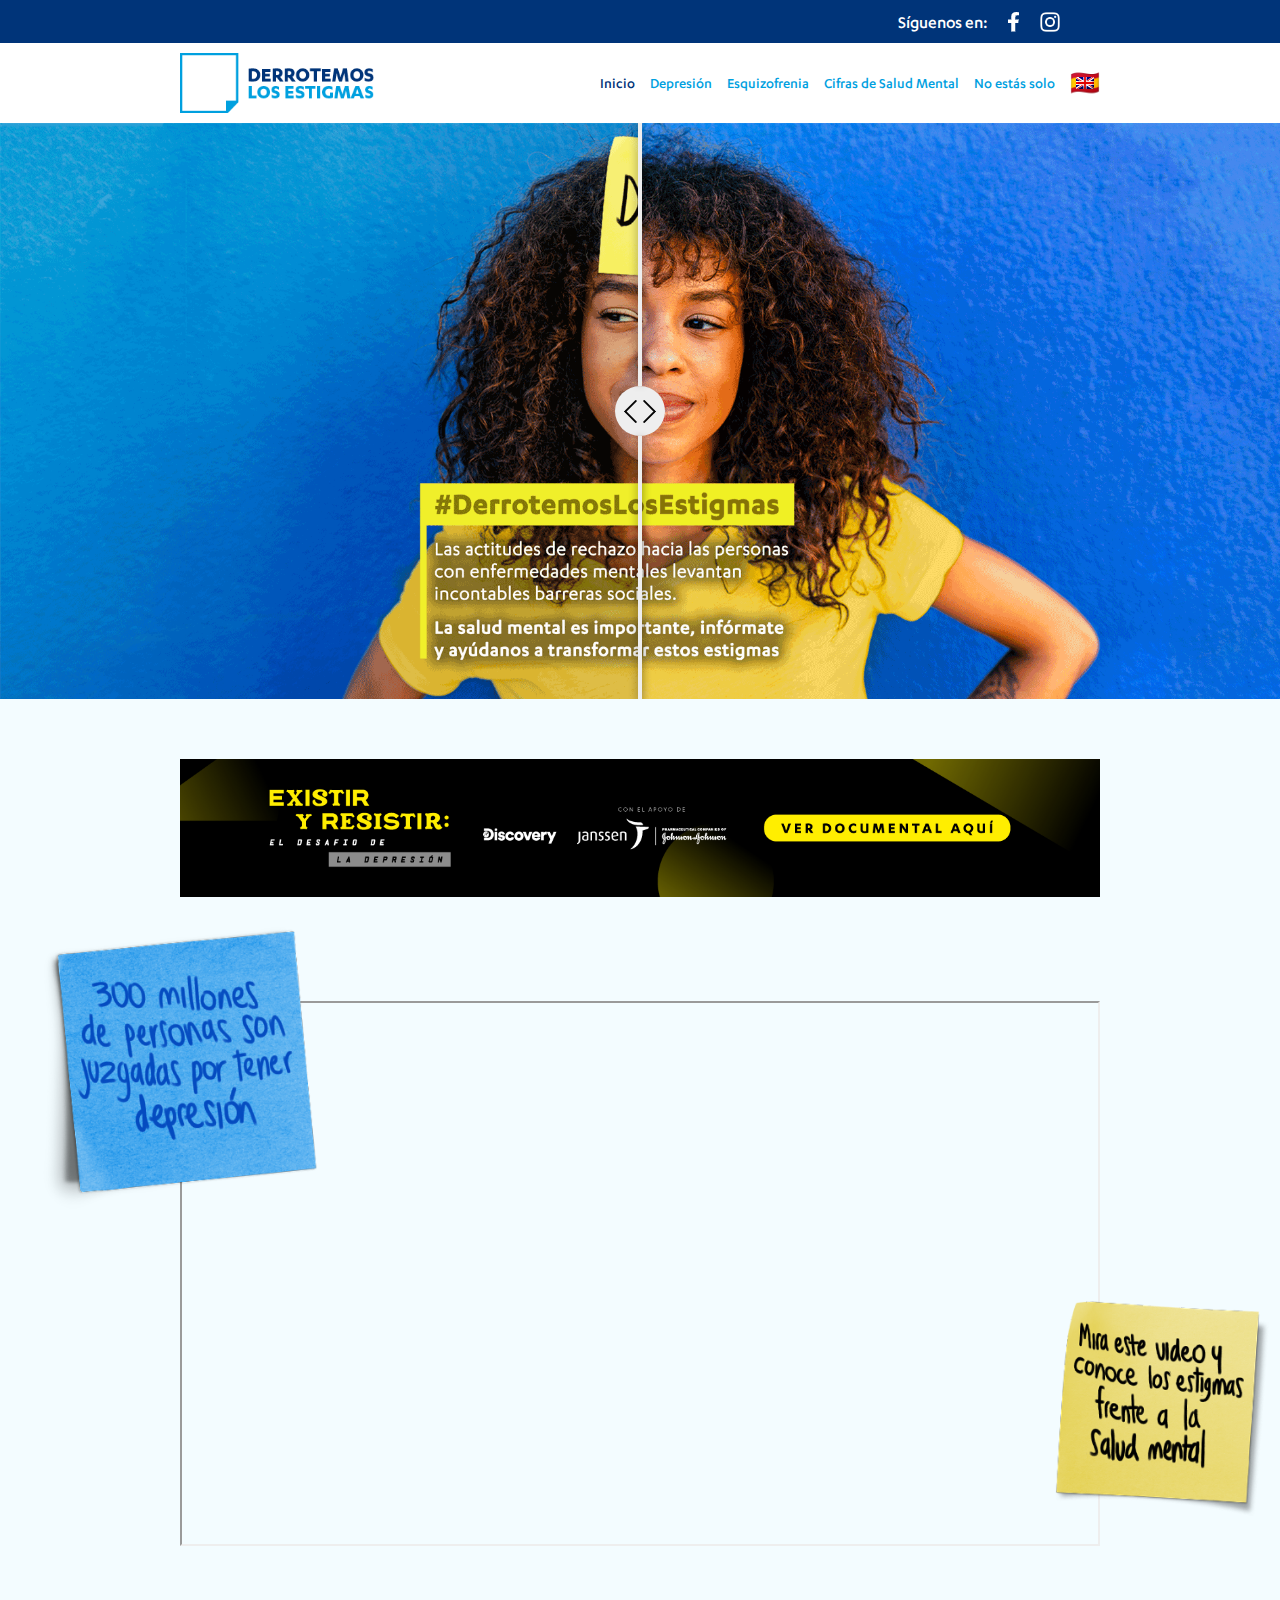
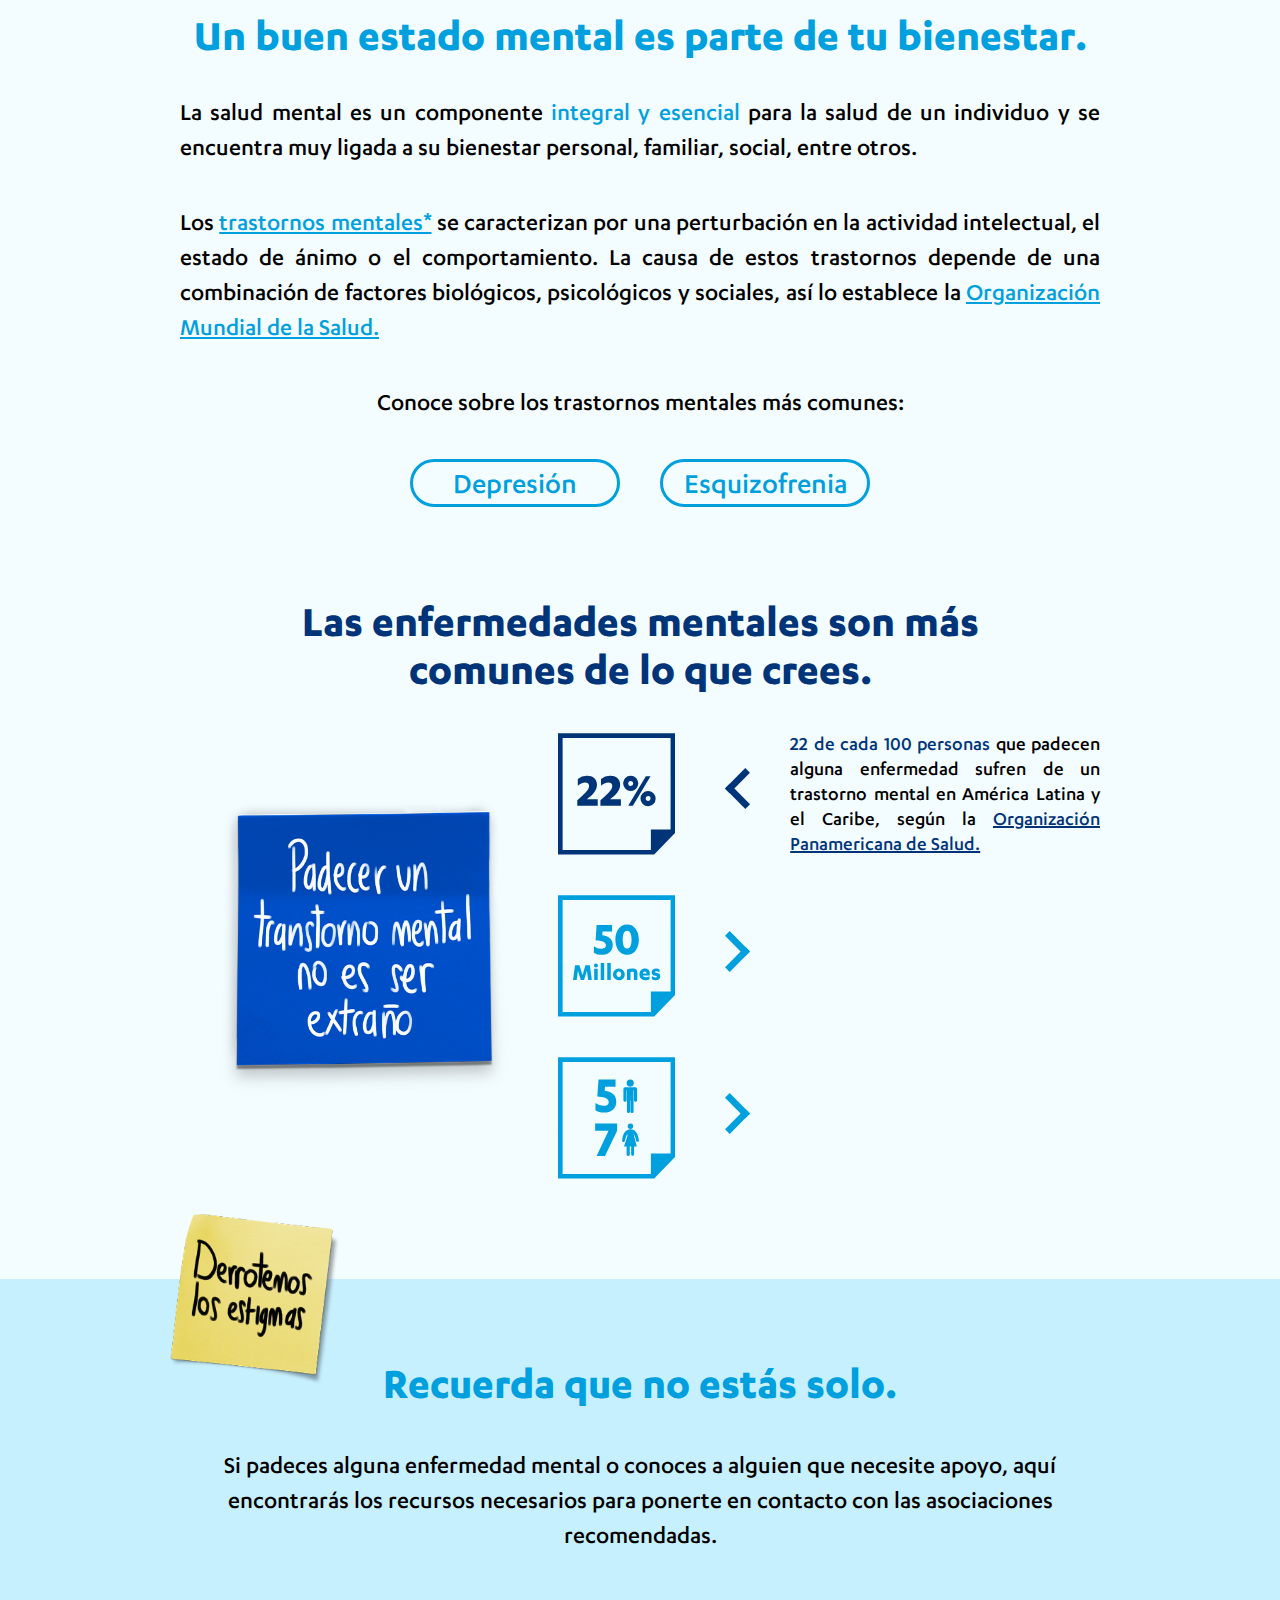
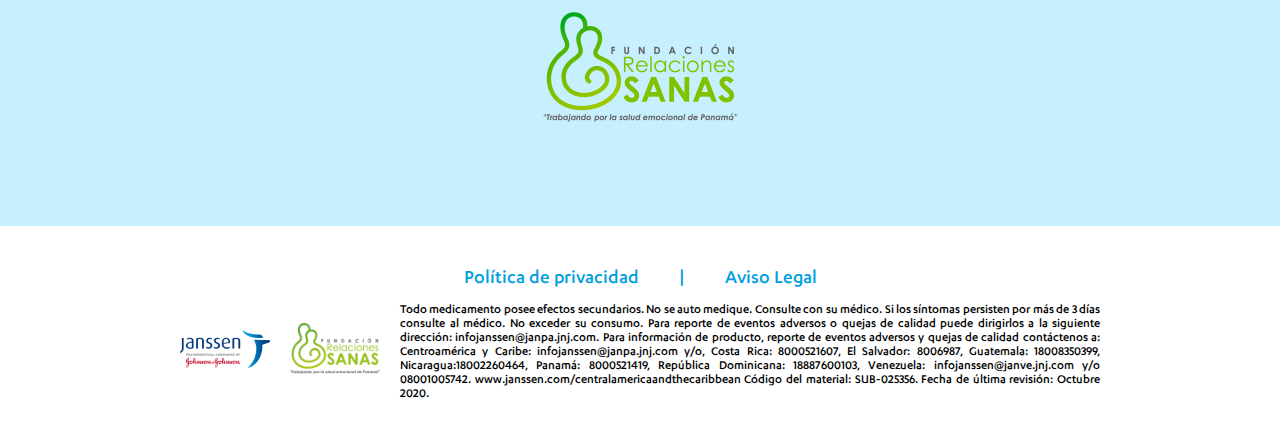
<file: index.html>
<!DOCTYPE html>
<html lang="es">
<head>

    <!-- METAS -->
    <meta charset="UTF-8">
    <meta name="viewport" content="width=device-width, user-scalable=no, initial-scale=1.0, maximum-scale=1.0, minimum-scale=1.0">
    <meta http-equiv="X-UA-Compatible" content="ie=edge">
	<title> Derrotemos los Estigmas | Inicio </title>
	<meta name="description" content="Si padeces alguna enfermedad mental o conoces a alguien que necesite apoyo, aquí encontrarás los recursos necesarios para ponerte en contacto con las asociaciones recomendadas.">
    <link rel="stylesheet" href="css/libraries/owl.carousel.min.css">

    <!-- STYLES -->
	<!-- <link rel="stylesheet" href="css/libraries/"> -->
	<link rel="stylesheet" href="css/main.css?v=1">

	<!-- Global site tag (gtag.js) - Google Analytics -->
	<script async src="https://www.googletagmanager.com/gtag/js?id=UA-175839710-2"></script>
	<script>
		window.dataLayer = window.dataLayer || [];
		function gtag(){dataLayer.push(arguments);}
		gtag('js', new Date());

		gtag('config', 'UA-175839710-2');
	</script>
	<!-- Google Tag Manager -->
	<script>(function(w,d,s,l,i){w[l]=w[l]||[];w[l].push({'gtm.start':
	new Date().getTime(),event:'gtm.js'});var f=d.getElementsByTagName(s)[0],
	j=d.createElement(s),dl=l!='dataLayer'?'&l='+l:'';j.async=true;j.src=
	'https://www.googletagmanager.com/gtm.js?id='+i+dl;f.parentNode.insertBefore(j,f);
	})(window,document,'script','dataLayer','GTM-5SH3L72');</script>
	<!-- End Google Tag Manager -->
<!-- Framekiller -->

<style>html{display:none;}</style>

<script>

        if (self == top) {

                document.documentElement.style.display = 'block';

        } else {

                top.location = self.location;

        }

</script>

</head>

<body>


</head>
<body>
	<!-- Google Tag Manager (noscript) -->
	<noscript><iframe src="https://www.googletagmanager.com/ns.html?id=GTM-5SH3L72"
	height="0" width="0" style="display:none;visibility:hidden"></iframe></noscript>
	<!-- End Google Tag Manager (noscript) -->

    <!-- LOADER -->
	<div class="loader">
		<div class="loader__container">
			<svg class="loader__content" viewBox="25 25 50 50">
				<circle class="loader__circular" cx="50" cy="50" r="20" fill="none" stroke-width="2" stroke-miterlimit="10"/>
			</svg>
		</div>
	</div>
	<!-- END LOADER -->

    <!-- HOME CONTAINER -->
	<div class="container container--home">
		<!-- HEADER -->

		<header class="header">
			<div class="header-top">
				<div class="header-top__box">
					<p class="header-top__text">Síguenos en:</p>
					<div class="social">
							<a id="Lface" class="social__item">
								<img src="img/facebook-2.png" alt="" class="socialbtns__img">
							</a>
							<a id="Ligm" class="social__item" >
								<img src="img/ig.png" alt="" class="socialbtns__img">
							</a>
					</div>
				</div>
			</div>
			<div class="header__container">
				<!-- LOGO -->
				<a href="./index.html" class="logo">
					<img src="img/Logo.png" alt="" class="logo__img logo__img--mobile">
				</a>
				<!-- END LOGO -->
				<!-- NAV -->
				<nav class="nav">

					<!-- NAV LIST -->
					<ul class="nav__list">
						<!-- NAV LIST ITEM -->
						<li class="nav__list__item">
							<a href="#" class="nav__list__link inicio colb strong">Inicio <svg class="w-6 h-6 nav__list__icon" fill="none" stroke="currentColor" viewBox="0 0 24 24" xmlns="http://www.w3.org/2000/svg"><path stroke-linecap="round" stroke-linejoin="round" stroke-width="2" d="M19 9l-7 7-7-7"></path></svg></a>
							<!-- SUBNAV LIST ITEM -->
							<ul class="nav__list__submenu">
								<li class="nav__list__contenedor">
									<a class="nav__list__subLink" href="#estadoMental">Un buen estado mental</a>
								</li>
								<li class="nav__list__contenedor">
									<a class="nav__list__subLink" href="#enfermedadesMentales">Las enfermedades mentales</a>
								</li>
								<li class="nav__list__contenedor">
									<a class="nav__list__subLink" href="#noEstasSolo">Recuerda que no estas solo</a>
								</li>
							</ul>
							<!-- END SUBNAV LIST ITEM -->
						</li>
						<!-- END NAV LIST ITEM -->
						<!-- NAV LIST ITEM -->
						<li class="nav__list__item">
							<a href="./depresion.html" class="nav__list__link depresion">Depresión <svg class="w-6 h-6 nav__list__icon" fill="none" stroke="currentColor" viewBox="0 0 24 24" xmlns="http://www.w3.org/2000/svg"><path stroke-linecap="round" stroke-linejoin="round" stroke-width="2" d="M19 9l-7 7-7-7"></path></svg></a>
							<!-- SUBNAV LIST ITEM -->
							<ul class="nav__list__submenu">
								<li class="nav__list__contenedor">
									<a class="nav__list__subLink" href="./depresion.html#laDepresion">La depresión no es ser aburrido</a>
								</li>
								<li class="nav__list__contenedor">
									<a class="nav__list__subLink" href="./depresion.html#dondeProviene">¿De dónde proviene la depresión?</a>
								</li>
								<li class="nav__list__contenedor">
									<a class="nav__list__subLink" href="./depresion.html#descubreSintomas">Descubre los síntomas</a>
								</li>
								<li class="nav__list__contenedor">
									<a class="nav__list__subLink" href="./depresion.html#tiposDepresion">Tipos de depresión</a>
								</li>
								<li class="nav__list__contenedor">
									<a class="nav__list__subLink" href="./depresion.html#depresionResistente">Depresión Resistente al Tratamiento</a>
								</li>
								<li class="nav__list__contenedor">
									<a class="nav__list__subLink" href="./depresion.html#depresionCifras">La depresión en cifras</a>
								</li>
							</ul>
							<!-- END SUBNAV LIST ITEM -->
						</li>
						<!-- END NAV LIST ITEM -->
						<!-- NAV LIST ITEM -->
						<li class="nav__list__item">
							<a href="./esquizofrenia.html" class="nav__list__link esquizofrenia">Esquizofrenia <svg class="w-6 h-6 nav__list__icon" fill="none" stroke="currentColor" viewBox="0 0 24 24" xmlns="http://www.w3.org/2000/svg"><path stroke-linecap="round" stroke-linejoin="round" stroke-width="2" d="M19 9l-7 7-7-7"></path></svg></a>
							<!-- SUBNAV LIST ITEM -->
							<ul class="nav__list__submenu">
								<li class="nav__list__contenedor">
									<a class="nav__list__subLink" href="./esquizofrenia.html#noEsEstarLoco">La esquizofrenia no es estar loca</a>
								</li>
								<li class="nav__list__contenedor">
									<a class="nav__list__subLink" href="./esquizofrenia.html#dondeProvieneLaEsquizofrenia">¿De dónde proviene la esquizofrenia?</a>
								</li>
								<li class="nav__list__contenedor">
									<a class="nav__list__subLink" href="./esquizofrenia.html#descubreLosSintomasEsquizofrenia">Descubre los síntomas</a>
								</li>
								<li class="nav__list__contenedor">
									<a class="nav__list__subLink" href="./esquizofrenia.html#tiposDeEsquizofrenia">Tipos de esquizofrenia</a>
								</li>
							</ul>
							<!-- END SUBNAV LIST ITEM -->
						</li>
						<!-- END NAV LIST ITEM -->
						<!-- NAV LIST ITEM -->
						<li class="nav__list__item">
							<a href="./cifras-de-salud-mental.html" class="nav__list__link cifra">Cifras de Salud Mental <svg class="w-6 h-6 nav__list__icon" fill="none" stroke="currentColor" viewBox="0 0 24 24" xmlns="http://www.w3.org/2000/svg"><path stroke-linecap="round" stroke-linejoin="round" stroke-width="2" d="M19 9l-7 7-7-7"></path></svg></a>
							<!-- SUBNAV LIST ITEM -->
							<ul class="nav__list__submenu">
								<li class="nav__list__contenedor">
									<a class="nav__list__subLink" href="./cifras-de-salud-mental.html#salud_mental">Lo que conocemos sobre salud mental</a>
								</li>
								<li class="nav__list__contenedor">
									<a class="nav__list__subLink" href="./cifras-de-salud-mental.html#queTanPreocupadoEstamos">¿Qué tan preocupado estamos?</a>
								</li>
								<li class="nav__list__contenedor">
									<a class="nav__list__subLink" href="./cifras-de-salud-mental.html#quePodemosHacer">¿Qué podemos hacer al respecto?</a>
								</li>
								<li class="nav__list__contenedor">
									<a class="nav__list__subLink" href="./cifras-de-salud-mental.html#viviendoConPerjuicios">Viviendo con perjucios</a>
								</li>
							</ul>
							<!-- END SUBNAV LIST ITEM -->
						</li>
						<!-- END NAV LIST ITEM -->
						<!-- NAV LIST ITEM -->
						<li class="nav__list__item">
							<a href="./no-estas-solo.html" class="nav__list__link noEstasSolo">No estás solo <svg class="w-6 h-6 nav__list__icon" fill="none" stroke="currentColor" viewBox="0 0 24 24" xmlns="http://www.w3.org/2000/svg"><path stroke-linecap="round" stroke-linejoin="round" stroke-width="2" d="M19 9l-7 7-7-7"></path></svg></a>
							<!-- SUBNAV LIST ITEM -->
							<ul class="nav__list__submenu">
								<li class="nav__list__contenedor">
									<a class="nav__list__subLink" href="./no-estas-solo.html#noEstasSolo">Recuerda que no estás solo</a>
								</li>
								<li class="nav__list__contenedor">
									<a class="nav__list__subLink" href="./no-estas-solo.html#estamosComprometidos">Estamos comprometidos con tu salud mental</a>
								</li>
								<li class="nav__list__contenedor">
									<a class="nav__list__subLink" href="./no-estas-solo.html#construyeTuBotiquin">Construye tu botiquín emocional en tiempos de pandemia</a>
								</li>
							</ul>
						</li>
						<!-- END NAV LIST ITEM -->
						<!-- NAV LIST ITEM FLAG -->
						<li class="nav__list__item">
							<a class="nav__list__link language" href="./en/index.html">&#x1f1ea;&#x1f1f8;</a>
						</li>
						<!-- END NAV LIST ITEM FLAG-->
					</ul>
					<!-- END NAV LIST -->
					<!-- END SUBNAV LIST ITEM -->
					<!-- END NAV -->
				</nav>
				<!-- HAMBURGER -->

				<a href="#" class="hamburgerBtn btnHamburDesktop" id="hamburgerBtn">
					<span class="hamburgerBtn__line linea1 hamburgerBtn__line--white"></span>
					<span class="hamburgerBtn__line hamburgerBtn__line--white"></span>
					<span class="hamburgerBtn__line linea2 hamburgerBtn__line--white"></span>
				</a>


				<!-- END HAMBURGER -->
			</div>
		</header>
		<!-- HEADER -->
		<!-- MODAL -->
		<section class="modal hide" data-modal="word">
			<div class="modal__container">
				<span class="modal__close"></span>
				<!-- MODAL CONTENT -->
				<h1 class="modal__title">Transtorno Mental:</h1>
				<p class="modal__text">Perturbación de las funciones psíquicas y del comportamiento.</p>
				<!-- END MODAL CONTENT -->
			</div>
		</section>
		<!-- END MODAL -->
		<!-- MODAL -->
		<section class="modal hide" data-modal="reference">
			<div class="modal__container">
				<span class="modal__close"></span>
				<!-- MODAL CONTENT -->
				<div class="modal__ref">
					<h1 class="modal__title">Derrotemos los Estigmas</h1>
					<p class="modal__text"></span></p>
					<p class="modal__textMed">Usted está siendo redirigido a otro sitio web. Si está de acuerdo, haga clic en aceptar.</p>
					<a href="http://fundacionrelacionessanas.org/" id="refHome1" class="btn btn--modal subH">Aceptar</a>
				</div>
				<!-- END MODAL CONTENT -->
			</div>
		</section>
		<!-- END MODAL -->
		<!-- MODAL -->
		<section class="modal hide" data-modal="reference1">
			<div class="modal__container">
				<span class="modal__close"></span>
				<!-- MODAL CONTENT -->
				<div class="modal__ref">
					<h1 class="modal__title">Referencia</h1>
					<p class="modal__text">Organización Panamericana de la Salud. (2009). Epidemiología de los trastornos mentales en América Latina y el Caribe. Recuperado de <span class="collb">https://www.who.int/mental_health/publications/mental_disorders_LAC/es/#:~:text=Como%20se%20destaca%20en%20este,las%20etapas%20de%20la%20vida.</span></p>
					<p class="modal__textMed">Usted está siendo redirigido a otro sitio web. Si está de acuerdo, haga clic en aceptar.</p>
					<a id="refHome2" class="btn btn--modal subH">Aceptar</a>
				</div>
				<!-- END MODAL CONTENT -->
			</div>
		</section>
		<!-- END MODAL -->
		<!-- MODAL -->
		<section class="modal hide" data-modal="reference2">
			<div class="modal__container">
				<span class="modal__close"></span>
				<!-- MODAL CONTENT -->
				<div class="modal__ref">
					<h1 class="modal__title">Referencia</h1>
					<p class="modal__text">Organización Panamericana de Salud. (Sin fecha) Depresión: hablemos, dice la OMS, mientras la depresión encabeza la lista de causas de enfermedad. Recuperado de <span class="collb">https://www.paho.org/hq/index.php?option=com_content&view=article&id=13102:depression-lets-talk-says-who-as-depression-tops-list-of-causes-of-ill-health&Itemid=1926&lang=es</span></p>
					<p class="modal__textMed">Usted está siendo redirigido a otro sitio web. Si está de acuerdo, haga clic en aceptar.</p>
					<a id="refHome3" class="btn btn--modal subH">Aceptar</a>
				</div>
				<!-- END MODAL CONTENT -->
			</div>
		</section>
		<!-- END MODAL -->
		<!-- MODAL -->
		<section class="modal hide" data-modal="reference3">
			<div class="modal__container">
				<span class="modal__close"></span>
				<!-- MODAL CONTENT -->
				<div class="modal__ref">
					<h1 class="modal__title">Referencia</h1>
					<p class="modal__text">Organización Panamericana de Salud. (2017). Depresión y otros trastornos mentales. Recuperado de: <span class="collb">https://iris.paho.org/bitstream/handle/10665.2/34006/PAHONMH17005-spa.pdf?sequence=1&isAllowed=y</span></p>
					<p class="modal__textMed">Usted está siendo redirigido a otro sitio web. Si está de acuerdo, haga clic en aceptar.</p>
					<a id="refHome4" class="btn btn--modal subH">Aceptar</a>
				</div>
				<!-- END MODAL CONTENT -->
			</div>
		</section>
		<!-- END MODAL -->

		<!-- BANNER -->
		<div class="containerpen">
			<div class="comparison">
				<figure class="figure">
					<div class="handle"></div>
					<div class="divisor"></div>
				</figure>
				<input type="range" min="0" max="100" value="50" class="slider">
			</div>
		</div>
		<!--END BANNER -->
		
		<div class="container--limit">
			<a href="#">
				<img class="image__discovery" src="img/JSNDisco_BannerFULL_Derrotemos.png">
			</a>
			<!-- VIDEO -->
			<div class="homeBoxVideo">
				<div>
					<img src="img/Post It.png" class="homeBoxVideo__post-it">
				</div>
				<div>
					<img src="img/Post-it2.png" class="homeBoxVideo__post-it2">
				</div>
				<div class="homeBoxVideo__bg">
					<iframe class="homeBoxVideo__videoBox"
						src="https://www.youtube.com/embed/tgbNymZ7vqY">
					</iframe>
				</div>
			</div>
			<!--END VIDEO -->
			<!-- BOX -->
			<div class="homeBoxTrans">
				<div class="homeBoxTrans__container">
						<p class="homeBoxTrans__title" id="estadoMental">Un buen estado mental es parte de tu bienestar.</p>
						<p class="homeBoxTrans__text">La salud mental es un componente <b class="homeBoxTrans__text collb"> integral y esencial</b> para la salud de un individuo y se encuentra muy ligada a su bienestar personal, familiar, social, entre otros.</p>
						<p class="homeBoxTrans__text">Los <a class="homeBoxTrans__text collb" data-modal="word"> <b class="sub"> trastornos mentales*</b></a> se caracterizan por una perturbación en la actividad intelectual, el estado de ánimo o el comportamiento. La causa de estos trastornos depende de una combinación de factores biológicos, psicológicos y sociales, así lo establece la <a class="sub collb" data-modal="reference">Organización Mundial de la Salud.</a></p>
						<p class="homeBoxTrans__text">Conoce sobre los trastornos mentales más comunes: </p>
						<div class="homeBoxTrans__btns">
							<a href="/depresion.html" class="btn btn--trans">Depresión</a>
							<a href="/esquizofrenia.html" class="btn btn--trans">Esquizofrenia</a>
						</div>
				</div>
			</div>
			<!--END BOX -->
			<!-- BOX ENFERMEDADES -->
			<div class="homeBoxEnf">
				<div class="homeBoxEnf__container">
					<p class="homeBoxEnf__title" id="enfermedadesMentales">Las enfermedades mentales son más comunes  de lo que crees.</p>
					<div class="homeBoxEnf__container">
						<div class="homeBoxEnf__container__left">
							<div class="homeBoxEnf__container__bg">
								<img src="img/Post it3.png" class="homeBoxEnf__post-it">
							</div>
						</div>
						<div class="homeBoxEnf__container__right">
							<!-- MINI TAB -->
							<section class="miniTab">
								<nav class="miniTab__nav">
									<a href="#" class="miniTab__item active" data-minitab="1">
										<svg xmlns="http://www.w3.org/2000/svg" width="137.218" height="141.96" viewBox="0 0 137.218 141.96" class="miniTab__item__img">
											<path id="_22_" data-name="22%" class="cls-1 miniTab__item__imgPath" d="M840.32,2849.37v141.97H952.91l24.611-25.51V2849.37H840.32Zm5.392,5.39H972.129v107.29H949.068v23.9H845.712V2854.76Zm28.41,71.71c7.018-5.22,11.831-10.5,11.831-17,0-6.78-5.045-10.44-11.367-10.44a16.746,16.746,0,0,0-11.078,3.66v8.12c2.2-1.92,5.742-3.83,8.526-3.83,2.9,0,4.7,1.27,4.7,4.06,0,4.81-6.322,10.15-13.862,16.7v6.32h23.953v-7.59h-12.7Zm27.143,0c7.018-5.22,11.832-10.5,11.832-17,0-6.78-5.046-10.44-11.368-10.44a16.746,16.746,0,0,0-11.078,3.66v8.12c2.2-1.92,5.742-3.83,8.526-3.83,2.9,0,4.7,1.27,4.7,4.06,0,4.81-6.322,10.15-13.862,16.7v6.32h23.954v-7.59h-12.7Zm15.312-18.56a8.874,8.874,0,1,0,8.873-8.88A8.656,8.656,0,0,0,916.577,2907.91Zm5.973,0a2.93,2.93,0,1,1,2.9,3.01A2.821,2.821,0,0,1,922.55,2907.91Zm32.074,17.86a8.874,8.874,0,1,0-8.874,8.87A8.656,8.656,0,0,0,954.624,2925.77Zm-5.916,0a2.932,2.932,0,1,1-2.958-3.07A2.817,2.817,0,0,1,948.708,2925.77Zm-0.058-26.16H943.2l-20.706,34.45h5.452Z" transform="translate(-840.313 -2849.38)"/>
										</svg>
										<div class="miniTab__nav__bg">
											<span class="miniTab__nav__img"></span>
										</div>

									</a>
									<a href="#" class="miniTab__item" data-minitab="2">
											<svg xmlns="http://www.w3.org/2000/svg" width="137.218" height="141.96" viewBox="0 0 137.218 141.96" class="miniTab__item__img">
												<path id="_50_Millones" data-name="50 Millones" class="cls-1 miniTab__item__imgPath" d="M840.32,3049.37v141.97H952.91l24.611-25.51V3049.37H840.32Zm5.392,5.39H972.129v107.29H949.068v23.9H845.712V3054.76Zm46.77,36.86h11.136v-7.66H885.58l-1.276,18.1c6.032,0.46,12.064,1.5,12.064,5.74,0,3.25-2.32,4.12-5.568,4.12a14.682,14.682,0,0,1-8.468-3.08v7.6a15.884,15.884,0,0,0,8.874,2.55c7.83,0,13.166-4,13.166-11.48,0-7.6-5.394-10.62-12.238-11.54Zm15.022,9.62c0,10.44,5.452,17.75,13.746,17.75,8.236,0,13.688-7.31,13.688-17.75,0-10.55-5.452-17.86-13.688-17.86C912.956,3083.38,907.5,3090.69,907.5,3101.24Zm8.584,0c0-7.19,2.03-10.55,5.162-10.55,3.074,0,5.162,3.36,5.162,10.55,0,7.08-2.088,10.44-5.162,10.44C918.118,3111.68,916.088,3108.32,916.088,3101.24Zm-45.279,47.17,3.336-10.82,1.508,10.82h4.293l-2.349-17.23h-5.192l-3.394,11.66-3.6-11.66h-5.163l-2.35,17.23h4.264l1.479-10.82,3.336,10.82h3.829Zm15.977-13.05h-4.119v13.05h4.119v-13.05Zm-2.06-1.57a2.365,2.365,0,1,0-2.378-2.35A2.374,2.374,0,0,0,884.726,3133.79Zm9.716-5.1h-4.119v19.72h4.119v-19.72Zm7.655,0h-4.118v19.72H902.1v-19.72Zm2.58,13.2a6.919,6.919,0,1,0,6.9-6.82A6.631,6.631,0,0,0,904.677,3141.89Zm9.688,0c0,2.06-1.16,3.27-2.784,3.27-1.6,0-2.756-1.21-2.756-3.27s1.16-3.28,2.756-3.28C913.205,3138.61,914.365,3139.83,914.365,3141.89Zm6.726,6.52h4.119v-9.34a6.464,6.464,0,0,1,2.089-.32,1.644,1.644,0,0,1,1.856,1.86v7.8h4.119v-7.97c0-4.12-2.263-5.37-5.685-5.37a18.973,18.973,0,0,0-6.5,1.22v12.12Zm26.711-5.25v-1.77c0-3.39-1.392-6.32-5.714-6.32-3.713,0-6.44,2.61-6.44,7.02,0,4,2.611,6.61,7.02,6.61a8.962,8.962,0,0,0,4.786-1.16v-3.39a8.867,8.867,0,0,1-4.322,1.04c-1.508,0-3.162-.58-3.51-1.97v-0.06h8.18Zm-8.151-2.32c0.232-1.42,1.016-2.41,2.35-2.41,1.508,0,2.03,1.16,2.03,2.41h-4.38Zm10.555,6.79a9.01,9.01,0,0,0,4.438,1.07c3.249,0,5.425-1.33,5.425-4.23,0-2.35-1.016-3.77-4.758-4.38-0.957-.15-1.334-0.41-1.334-0.9,0-.44.348-0.84,1.45-0.84a6.752,6.752,0,0,1,3.742,1.22v-3.51a7.448,7.448,0,0,0-3.916-.99c-2.958,0-5.279,1.36-5.279,4.41,0,2.46,1.334,3.71,4.5,4.15,1.218,0.17,1.6.46,1.6,0.98,0,0.58-.639.81-1.538,0.81a8.752,8.752,0,0,1-4.322-1.42v3.63Z" transform="translate(-840.313 -3049.38)"/>
											</svg>
											<div class="miniTab__nav__bg">
												<span class="miniTab__nav__img"></span>
											</div>
									</a>
									<a href="#" class="miniTab__item" data-minitab="3">
											<svg xmlns="http://www.w3.org/2000/svg" width="137.218" height="141.96" viewBox="0 0 137.218 141.96" class="miniTab__item__img">
												<path id="_3" data-name="3" class="cls-1 miniTab__item__imgPath" d="M895.37,3283.73h12.308v-8.46H887.742l-1.41,20c6.667,0.51,13.333,1.66,13.333,6.34,0,3.59-2.564,4.56-6.154,4.56a16.245,16.245,0,0,1-9.359-3.4v8.4c2.18,1.66,6.154,2.82,9.808,2.82,8.654,0,14.552-4.43,14.552-12.7,0-8.39-5.962-11.73-13.526-12.75Zm4.093,51.46-13.928,29.66h9.756l14.249-29.59v-8.54H883.8v8.47h15.661Zm35.549,11.5c-0.9-9.98-5.722-11.98-5.722-11.98a9.033,9.033,0,0,0-9.569.76c-3.18,2.86-3.915,7.22-4.416,11.43-0.256,2.14,3.138,2.12,3.389,0a25.865,25.865,0,0,1,2.992-8.36l-0.292,3.6-3.83,11.67h3.1v9.25a1.75,1.75,0,0,0,1.776,1.8,1.838,1.838,0,0,0,1.879-1.8v-9.25h1.658v9.29a1.7,1.7,0,0,0,3.392,0v-9.29h3.171l-3.027-11.69c0-1.12-.711-2.82-0.711-3.51a22.025,22.025,0,0,1,2.824,8.08C931.874,3348.81,935.267,3348.83,935.012,3346.69Zm-9.855-19.96a3.23,3.23,0,1,1-3.267,3.23A3.252,3.252,0,0,1,925.157,3326.73Zm5.92-42.22H918.725a1.831,1.831,0,0,0-1.827,1.84v13.19a1.827,1.827,0,1,0,3.653,0V3288h0.465v24.62a1.827,1.827,0,1,0,3.653,0v-12.89h0.464v12.89a1.827,1.827,0,1,0,3.654,0V3288h0.464v11.54a1.827,1.827,0,1,0,3.653,0v-13.19A1.831,1.831,0,0,0,931.077,3284.51Zm-10.352-5.05a4.176,4.176,0,1,1,4.176,4.22A4.19,4.19,0,0,1,920.725,3279.46Zm-80.4-30.09v141.97H952.91l24.611-25.51V3249.37H840.32Zm5.392,5.39H972.129v107.29H949.068v23.9H845.712V3254.76Z" transform="translate(-840.313 -3249.38)"/>
											</svg>
											<div class="miniTab__nav__bg">
												<span class="miniTab__nav__img"></span>
											</div>
									</a>
								</nav>
								<div class="miniTab__container">
									<article class="miniTab__content active" data-minitab="1">
										<p class="miniTab__text"><b class="miniTab__text colb p0">22 de cada 100 personas</b> que padecen alguna enfermedad sufren de un trastorno mental en América Latina y el Caribe, según la <a data-modal="reference1" class="sub colb">Organización Panamericana de Salud.</a></p>
									</article>
									<article class="miniTab__content" data-minitab="2">
										<p class="miniTab__text">Se estima que cerca de 50 millones de personas en la Región de las Américas viven con depresión, así lo establece la <b class="miniTab__text colb p0"><a data-modal="reference2" class="sub colb">Organización Panamericana de Salud.</a></b></p>
									</article>
									<article class="miniTab__content" data-minitab="3">
										<p class="miniTab__text">Por cada 5 hombres hay 7 mujeres con depresión en el mundo, según la <b class="miniTab__text colb p0"><a data-modal="reference3" class="sub colb">Organización Panamericana de Salud.</a></b></p>
									</article>
								</div>
							</section>
							<!-- END MINI TAB -->

					</div>
				</div>
				<!-- END BOX ENFERMEDADES -->
				<div class="homeBoxTrans__btns" style="display: none">
					<a href="" class="btn btn--enf">Conoce más aquí</a>
				</div>
			</div>
		</div>
	</div>
	<div class="homeBoxContac">
		<div class="homeBoxContac__container">
			<div>
				<img src="img/Post-it4.png" class="homeBoxContac__post-it">
			</div>
			<p class="homeBoxContac__title" id="noEstasSolo">Recuerda que no estás solo.</p>
			<p class="homeBoxTrans__text homeBoxTrans__text--center">Si padeces alguna enfermedad mental o conoces a alguien que necesite apoyo, aquí encontrarás los recursos necesarios para ponerte en contacto con las asociaciones recomendadas. </p>

			<div class="homeBoxContac__logoBox">
					<div class="homeBoxContac__logoBox__bg">
						<!-- <a href="http://fundacionrelacionessanas.org/" target="_blank"><img src="img/logoHome.png" alt="" class="homeBoxContac__logoBox__img"></a> -->
						<a href="#" data-modal="reference"><img src="img/logoHome.png" alt="" class="homeBoxContac__logoBox__img"></a>
					</div>
					<!-- <div class="homeBoxContac__logoBox__bg">
						<img src="" alt="" class="homeBoxContac__logoBox__img">
					</div>									 -->
			</div>
		</div>
	</div>

		<!-- FOOTER -->
		<footer class="footer">
			<div class="footer__container">
				<nav class="footer__nav">
					<!-- NAV LIST -->
					<ul class="footer__top">
						<!-- NAV LIST ITEM -->
						<li class="footer__top__item">
							<a href="terminos.html" class="footer__top__link">Política de privacidad</a>
						</li>
						<!-- END NAV LIST ITEM -->
						<!-- NAV LIST ITEM -->
						<li class="footer__top__item">
							<a href="#" class="footer__top__link">|</a>
						</li>
						<!-- END NAV LIST ITEM -->
						<!-- NAV LIST ITEM -->
						<li class="footer__top__item">
							<a href="aviso.html" class="footer__top__link">Aviso Legal</a>
						</li>
						<!-- END NAV LIST ITEM -->

					</ul>
					<!-- END NAV LIST -->
				</nav>
				<div class="footer__bottom">
						<a href="#" class="footer__bottom__logo">
							<img src="img/logofoo.png" alt="" class="footer__bottom__logo__img">
						</a>
						<a href="#" class="footer__bottom__logo">
							<img src="img/logofoo2.png" alt="" class="footer__bottom__logo__img">
						</a>
						<div >
							<p class="footer__bottom__text">Todo medicamento posee efectos secundarios. No se auto medique. Consulte con su médico. Si los síntomas persisten por más de 3 días consulte al médico. No exceder su consumo. Para reporte de eventos adversos o quejas de calidad puede dirigirlos a la siguiente dirección: infojanssen@janpa.jnj.com. Para información de producto, reporte de eventos adversos y quejas de calidad contáctenos a: Centroamérica y Caribe: infojanssen@janpa.jnj.com y/o, Costa Rica: 8000521607, El Salvador: 8006987, Guatemala: 18008350399, Nicaragua:18002260464, Panamá: 8000521419, República Dominicana: 18887600103, Venezuela: infojanssen@janve.jnj.com y/o 08001005742. www.janssen.com/centralamericaandthecaribbean Código del material: SUB-025356. Fecha de última revisión: Octubre 2020.</p>
						</div>
				</div>
			</div>
		</footer>
		<!-- END FOOTER -->
	<!-- END GENERAL CONTAINER -->

	<!-- SCRITPS -->
	<!-- <script src="js/libraries/ie11-custom-properties.js"></script> -->
	<!-- <script src="js/libraries/"></script> -->
	<script src="https://cdnjs.cloudflare.com/ajax/libs/jquery/3.5.1/jquery.min.js"></script>
	<script src="js/libraries/owl.carousel.min.js"></script>
	<script src="js/app2.js?v=1"></script>
	<script src="js/app.js?v=1"></script>

</body>
</html>
</file>
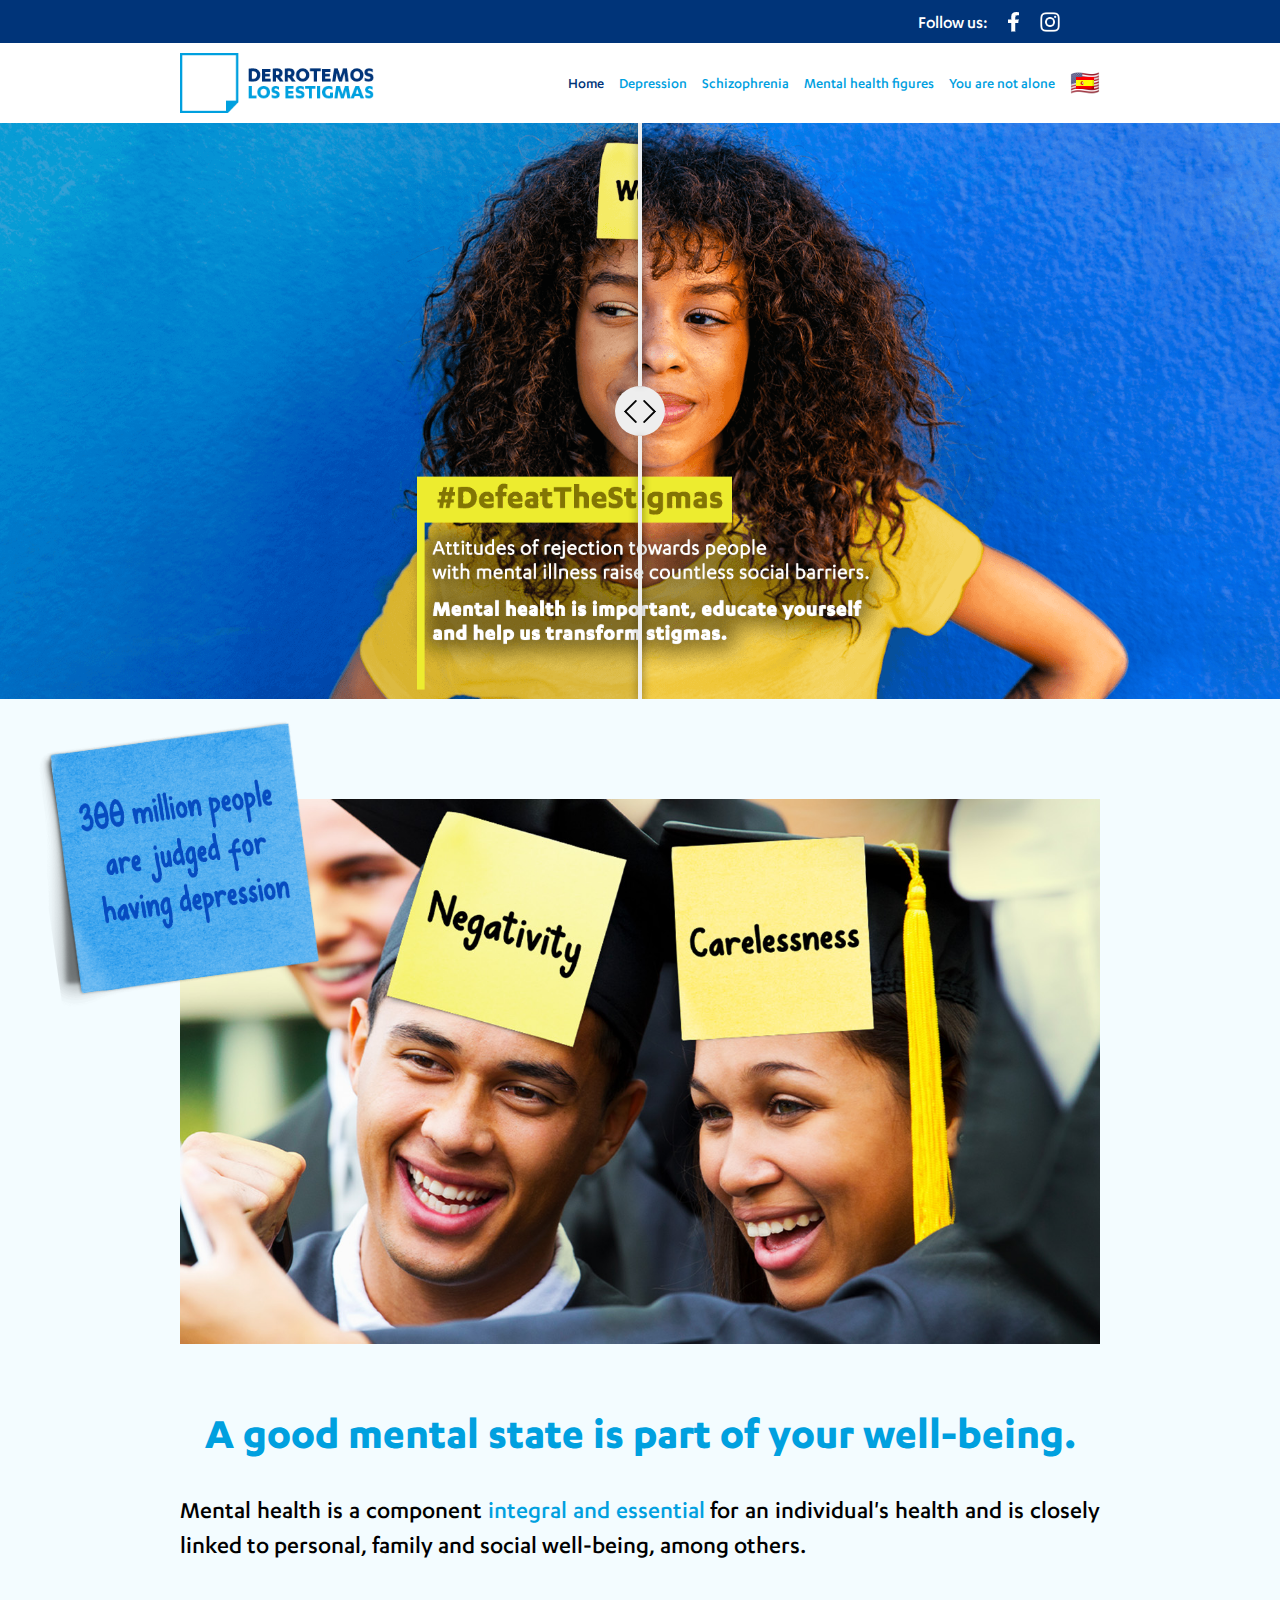
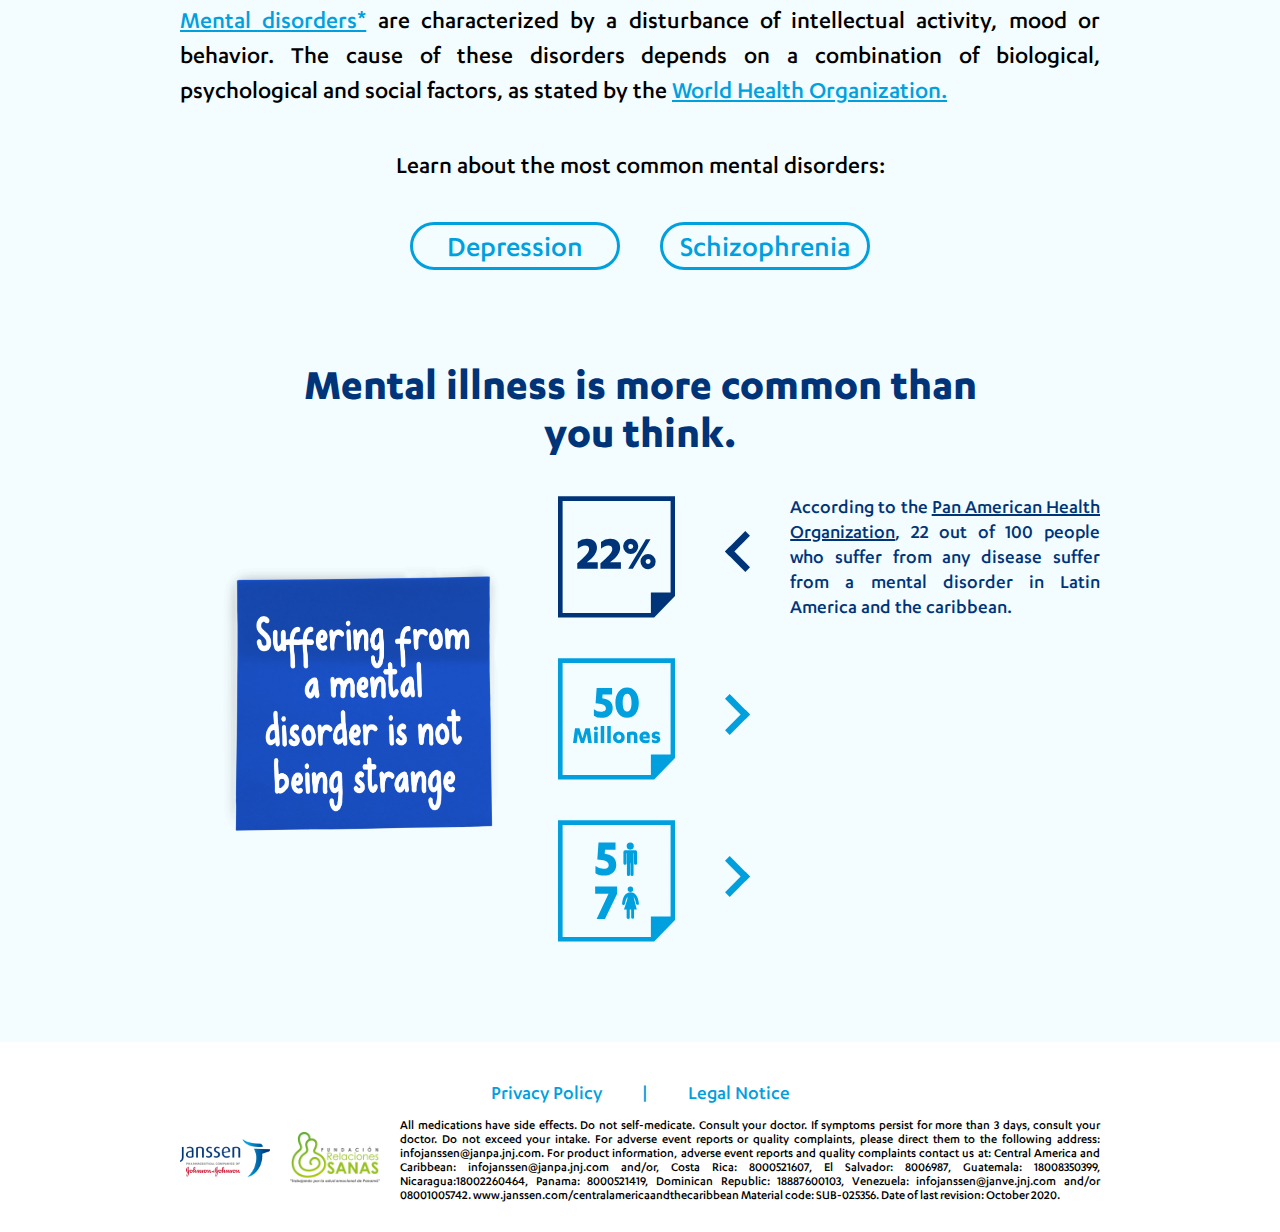
<file: en/index.html>
<!DOCTYPE html>
<html lang="es">
<head>

    <!-- METAS -->
    <meta charset="UTF-8">
    <meta name="viewport" content="width=device-width, user-scalable=no, initial-scale=1.0, maximum-scale=1.0, minimum-scale=1.0">
    <meta http-equiv="X-UA-Compatible" content="ie=edge">
	<title>Defeat the Stigmas | Home</title>
	<meta name="description" content="If you suffer from a mental illness or know someone who needs support, here you will find the necessary resources to contact the recommended associations.">
    <link rel="stylesheet" href="../css/libraries/owl.carousel.min.css">

    <!-- STYLES -->
	<!-- <link rel="stylesheet" href="css/libraries/"> -->
	<link rel="stylesheet" href="../css/main.css?v=1">

	<!-- Global site tag (gtag.js) - Google Analytics -->
	<script async src="https://www.googletagmanager.com/gtag/js?id=UA-175839710-2"></script>
	<script>
		window.dataLayer = window.dataLayer || [];
		function gtag(){dataLayer.push(arguments);}
		gtag('js', new Date());

		gtag('config', 'UA-175839710-2');
	</script>
	<!-- Google Tag Manager -->
	<script>(function(w,d,s,l,i){w[l]=w[l]||[];w[l].push({'gtm.start':
	new Date().getTime(),event:'gtm.js'});var f=d.getElementsByTagName(s)[0],
	j=d.createElement(s),dl=l!='dataLayer'?'&l='+l:'';j.async=true;j.src=
	'https://www.googletagmanager.com/gtm.js?id='+i+dl;f.parentNode.insertBefore(j,f);
	})(window,document,'script','dataLayer','GTM-5SH3L72');</script>
	<!-- End Google Tag Manager -->
<!-- Framekiller -->

<style>html{display:none;}</style>

<script>

        if (self == top) {

                document.documentElement.style.display = 'block';

        } else {

                top.location = self.location;

        }

</script>

</head>

<body>


</head>
<body>
	<!-- Google Tag Manager (noscript) -->
	<noscript><iframe src="https://www.googletagmanager.com/ns.html?id=GTM-5SH3L72"
	height="0" width="0" style="display:none;visibility:hidden"></iframe></noscript>
	<!-- End Google Tag Manager (noscript) -->

    <!-- LOADER -->
	<div class="loader">
		<div class="loader__container">
			<svg class="loader__content" viewBox="25 25 50 50">
				<circle class="loader__circular" cx="50" cy="50" r="20" fill="none" stroke-width="2" stroke-miterlimit="10"/>
			</svg>
		</div>
	</div>
	<!-- END LOADER -->

  <!-- HOME CONTAINER -->
	<div class="container container--home">
		<!-- HEADER -->

		<header class="header">
			<div class="header-top">
				<div class="header-top__box">
					<p class="header-top__text">Follow us:</p>
					<div class="social">
							<a id="Lface" class="social__item">
								<img src="../img/facebook-2.png" alt="" class="socialbtns__img">
							</a>
							<a id="Ligm" class="social__item" >
								<img src="../img/ig.png" alt="" class="socialbtns__img">
							</a>
					</div>
				</div>
			</div>
			<div class="header__container">
				<!-- LOGO -->
				<a href="./index.html" class="logo">
					<img src="../img/Logo.png" alt="" class="logo__img logo__img--mobile">
				</a>
				<!-- END LOGO -->
				<!-- NAV -->
				<nav class="nav">

					<!-- NAV LIST -->
					<ul class="nav__list">
						<!-- NAV LIST ITEM -->
						<li class="nav__list__item">
							<a href="#" class="nav__list__link inicio colb strong">Home<svg class="w-6 h-6 nav__list__icon" fill="none" stroke="currentColor" viewBox="0 0 24 24" xmlns="http://www.w3.org/2000/svg"><path stroke-linecap="round" stroke-linejoin="round" stroke-width="2" d="M19 9l-7 7-7-7"></path></svg></a>
							<!-- SUBNAV LIST ITEM -->
							<ul class="nav__list__submenu">
								<li class="nav__list__contenedor">
									<a class="nav__list__subLink" href="#mentalState">Good mental state</a>
								</li>
								<li class="nav__list__contenedor">
									<a class="nav__list__subLink" href="#mentalDiseases">Mental illnesses</a>
								</li>
								<li class="nav__list__contenedor">
									<a class="nav__list__subLink" href="#youAreNotAlone">Remember you are not alone</a>
								</li>
							</ul>
							<!-- END SUBNAV LIST ITEM -->
						</li>
						<!-- END NAV LIST ITEM -->
						<!-- NAV LIST ITEM -->
						<li class="nav__list__item">
							<a href="./depression.html" class="nav__list__link depresion">Depression<svg class="w-6 h-6 nav__list__icon" fill="none" stroke="currentColor" viewBox="0 0 24 24" xmlns="http://www.w3.org/2000/svg"><path stroke-linecap="round" stroke-linejoin="round" stroke-width="2" d="M19 9l-7 7-7-7"></path></svg></a>
							<!-- SUBNAV LIST ITEM -->
							<ul class="nav__list__submenu">
								<li class="nav__list__contenedor">
									<a class="nav__list__subLink" href="./depression.html#depression">Depression is not being boring</a>
								</li>
								<li class="nav__list__contenedor">
									<a class="nav__list__subLink" href="./depression.html#comeFrom">Where does depression come from?</a>
								</li>
								<li class="nav__list__contenedor">
									<a class="nav__list__subLink" href="./depression.html#discoverSymptoms">Discover the symptoms</a>
								</li>
								<li class="nav__list__contenedor">
									<a class="nav__list__subLink" href="./depression.html#typesOfDepression">Types of depression</a>
								</li>
								<li class="nav__list__contenedor">
									<a class="nav__list__subLink" href="./depression.html#depresionResistant">Treatment-resistant depression</a>
								</li>
								<li class="nav__list__contenedor">
									<a class="nav__list__subLink" href="./depression.html#depressionFigures">Depression in figures</a>
								</li>
							</ul>
							<!-- END SUBNAV LIST ITEM -->
						</li>
						<!-- END NAV LIST ITEM -->
						<!-- NAV LIST ITEM -->
						<li class="nav__list__item">
							<a href="./schizophrenia.html" class="nav__list__link esquizofrenia">Schizophrenia <svg class="w-6 h-6 nav__list__icon" fill="none" stroke="currentColor" viewBox="0 0 24 24" xmlns="http://www.w3.org/2000/svg"><path stroke-linecap="round" stroke-linejoin="round" stroke-width="2" d="M19 9l-7 7-7-7"></path></svg></a>
							<!-- SUBNAV LIST ITEM -->
							<ul class="nav__list__submenu">
								<li class="nav__list__contenedor">
									<a class="nav__list__subLink" href="./schizophrenia.html#	">Schizophrenia is not madness</a>
								</li>
								<li class="nav__list__contenedor">
									<a class="nav__list__subLink" href="./schizophrenia.html#whereSchizophreniaComesFrom">Where does schizophrenia come from?</a>
								</li>
								<li class="nav__list__contenedor">
									<a class="nav__list__subLink" href="./schizophrenia.html#discoverSymptomsSchizophrenia">Discover the symptoms</a>
								</li>
								<li class="nav__list__contenedor">
									<a class="nav__list__subLink" href="./schizophrenia.html#typesOfSchizophrenia">Types of schizophrenia</a>
								</li>
							</ul>
							<!-- END SUBNAV LIST ITEM -->
						</li>
						<!-- END NAV LIST ITEM -->
						<!-- NAV LIST ITEM -->
						<li class="nav__list__item">
							<a href="./mental-health-figures.html" class="nav__list__link cifra">Mental health figures <svg class="w-6 h-6 nav__list__icon" fill="none" stroke="currentColor" viewBox="0 0 24 24" xmlns="http://www.w3.org/2000/svg"><path stroke-linecap="round" stroke-linejoin="round" stroke-width="2" d="M19 9l-7 7-7-7"></path></svg></a>
							<!-- SUBNAV LIST ITEM -->
							<ul class="nav__list__submenu">
								<li class="nav__list__contenedor">
									<a class="nav__list__subLink" href="./mental-health-figures.html#mental_health">What we know about mental health</a>
								</li>
								<li class="nav__list__contenedor">
									<a class="nav__list__subLink" href="./mental-health-figures.html#HowConcernedWeAre">How concerned are we?</a>
								</li>
								<li class="nav__list__contenedor">
									<a class="nav__list__subLink" href="./mental-health-figures.html#whatWeCanDo">What can we do about it?</a>
								</li>
								<li class="nav__list__contenedor">
									<a class="nav__list__subLink" href="./mental-health-figures.html#livingWithPerjuices">Living with damages</a>
								</li>
							</ul>
							<!-- END SUBNAV LIST ITEM -->
						</li>
						<!-- END NAV LIST ITEM -->
						<!-- NAV LIST ITEM -->
						<li class="nav__list__item">
							<a href="./you-are-not-alone.html" class="nav__list__link youAreNotAlone">You are not alone <svg class="w-6 h-6 nav__list__icon" fill="none" stroke="currentColor" viewBox="0 0 24 24" xmlns="http://www.w3.org/2000/svg"><path stroke-linecap="round" stroke-linejoin="round" stroke-width="2" d="M19 9l-7 7-7-7"></path></svg></a>
							<!-- SUBNAV LIST ITEM -->
							<ul class="nav__list__submenu">
								<li class="nav__list__contenedor">
									<a class="nav__list__subLink" href="./you-are-not-alone.html#youAreNotAlone">Remember that you are not alone</a>
								</li>
								<li class="nav__list__contenedor">
									<a class="nav__list__subLink" href="./you-are-not-alone.html#weAreCommitted">We are committed to your mental health</a>
								</li>
								<li class="nav__list__contenedor">
									<a class="nav__list__subLink" href="./you-are-not-alone.html#buildYourFirstAidKit">Build your emotional first aid kit in times of pandemics</a>
								</li>
							</ul>
							<!-- END SUBNAV LIST ITEM -->
						</li>
						<!-- NAV LIST ITEM -->
						<li class="nav__list__item">
							<!-- NAV LIST LINK FLAG -->
							<a class="nav__list__link language" href="../index.html">&#x1f1fa;&#x1f1f8;</a>
						</li>
						<!-- END NAV LIST ITEM -->
					</ul>
					<!-- END NAV LIST -->
				</nav>
				<!-- END NAV -->
				<!-- HAMBURGER -->

				<a href="#" class="hamburgerBtn btnHamburDesktop" id="hamburgerBtn">
					<span class="hamburgerBtn__line linea1 hamburgerBtn__line--white"></span>
					<span class="hamburgerBtn__line hamburgerBtn__line--white"></span>
					<span class="hamburgerBtn__line linea2 hamburgerBtn__line--white"></span>
				</a>


				<!-- END HAMBURGER -->
			</div>
		</header>
		<!-- HEADER -->
		<!-- MODAL -->
		<section class="modal hide" data-modal="word">
			<div class="modal__container">
				<span class="modal__close"></span>
				<!-- MODAL CONTENT -->
				<h1 class="modal__title">Mental Disorder:</h1>
				<p class="modal__text">Disturbance of psychic and behavioral functions.</p>
				<!-- END MODAL CONTENT -->
			</div>
		</section>
		<!-- END MODAL -->
		<!-- MODAL -->
		<section class="modal hide" data-modal="reference">
			<div class="modal__container">
				<span class="modal__close"></span>
				<!-- MODAL CONTENT -->
				<div class="modal__ref">
					<h1 class="modal__title">Defeating Stigmas</h1>
					<p class="modal__text"></span></p>
					<p class="modal__textMed">You are being redirected to another website. If you agree, click on accept.</p>
					<a href="http://fundacionrelacionessanas.org/" id="refHome1" class="btn btn--modal subH">Accept</a>
				</div>
				<!-- END MODAL CONTENT -->
			</div>
		</section>
		<!-- END MODAL -->
		<!-- MODAL -->
		<section class="modal hide" data-modal="reference1">
			<div class="modal__container">
				<span class="modal__close"></span>
				<!-- MODAL CONTENT -->
				<div class="modal__ref">
					<h1 class="modal__title">Reference</h1>
					<p class="modal__text">Pan American Health Organization. (2009). Epidemiology of mental disorders in Latin America and the Caribbean. Retrieved
					from <span class="collb">https://www.who.int/mental_health/publications/mental_disorders_LAC/es/#:~:text=Como%20se%20destaca%20en%20este,las%20etapas%20de%20la%20vida.</span></p>
					<p class="modal__textMed">You are being redirected to another website. If you agree, click on accept.</p>
					<a id="refHome2" href="https://www.who.int/mental_health/publications/mental_disorders_LAC/es/#:~:text=Como%20se%20destaca%20en%20este,las%20etapas%20de%20la%20vida." class="btn btn--modal subH">Accept</a>
				</div>
				<!-- END MODAL CONTENT -->
			</div>
		</section>
		<!-- END MODAL -->
		<!-- MODAL -->
		<section class="modal hide" data-modal="reference2">
			<div class="modal__container">
				<span class="modal__close"></span>
				<!-- MODAL CONTENT -->
				<div class="modal__ref">
					<h1 class="modal__title">Reference</h1>
					<p class="modal__text">Pan American Health Organization. (Undated) Depression: let's talk, says WHO, as depression tops the list of causes of
					disease. Retrieved from <span class="collb">https://www.paho.org/hq/index.php?option=com_content&view=article&id=13102:depression-lets-talk-says-who-as-depression-tops-list-of-causes-of-ill-health&Itemid=1926&lang=es</span></p>
					<p class="modal__textMed">You are being redirected to another website. If you agree, click on accept.</p>
					<a id="refHome3" href="https://www.paho.org/hq/index.php?option=com_content&view=article&id=13102:depression-lets-talk-says-who-as-depression-tops-list-of-causes-of-ill-health&Itemid=1926&lang=es" class="btn btn--modal subH">Accept</a>
				</div>
				<!-- END MODAL CONTENT -->
			</div>
		</section>
		<!-- END MODAL -->
		<!-- MODAL -->
		<section class="modal hide" data-modal="reference3">
			<div class="modal__container">
				<span class="modal__close"></span>
				<!-- MODAL CONTENT -->
				<div class="modal__ref">
					<h1 class="modal__title">Reference</h1>
					<p class="modal__text">Pan American Health Organization. (2017). Depression and other mental disorders. Retrieved from: <span class="collb">https://iris.paho.org/bitstream/handle/10665.2/34006/PAHONMH17005-spa.pdf?sequence=1&isAllowed=y</span></p>
					<p class="modal__textMed">You are being redirected to another website. If you agree, click on accept.</p>
					<a id="refHome4" href="https://iris.paho.org/bitstream/handle/10665.2/34006/PAHONMH17005-spa.pdf?sequence=1&isAllowed=y" class="btn btn--modal subH">Accept</a>
				</div>
				<!-- END MODAL CONTENT -->
			</div>
		</section>
		<!-- END MODAL -->

		<!-- BANNER -->
		<div class="containerpen">
			<div class="comparison">
				<figure class="figure" style="background-image: url('../img/imagen__left__lats2-two.png')">
					<div class="handle"></div>
					<div class="divisor" style="background-image: url('../img/banner__last__home2-two.png')"></div>
				</figure>
				<input type="range" min="0" max="100" value="50" class="slider">
			</div>
		</div>
		<!--END BANNER -->
		<div class="container--limit">
			<!-- VIDEO -->
			<div class="homeBoxVideo">
				<div>
					<img src="../img/Post_It_en_recort.png" class="homeBoxVideo__post-it image__transform--rotate">
				</div>
				<div class="homeBoxVideo__bg">
					<img src="../img/video__Image.jpg" class="image__cover homeBoxVideo__videoBox">
				</div>

			</div>
			<!--END VIDEO -->
			<!-- BOX -->
			<div class="homeBoxTrans">
				<div class="homeBoxTrans__container">
						<p class="homeBoxTrans__title" id="mentalState">A good mental state is part of your well-being.</p>
						<p class="homeBoxTrans__text">Mental health is a component <b class="homeBoxTrans__text collb"> integral and essential</b> for an individual's health and is closely linked to personal, family and social well-being, among others.</p>
						<p class="homeBoxTrans__text"><a class="homeBoxTrans__text collb" data-modal="word"> <b class="sub">Mental disorders*</b></a> are characterized by a disturbance of intellectual activity, mood or behavior. The cause of these disorders depends on a
						combination of biological, psychological and social factors, as stated by the <a class="sub collb"
							data-modal="reference">World Health Organization.</a></p>
						<p class="homeBoxTrans__text">Learn about the most common mental disorders:</p>
						<div class="homeBoxTrans__btns">
							<a href="./depression.html" class="btn btn--trans">Depression</a>
							<a href="./schizophrenia.html" class="btn btn--trans">Schizophrenia</a>
						</div>
				</div>
			</div>
			<!--END BOX -->
			<!-- BOX ENFERMEDADES -->
			<div class="homeBoxEnf">
				<div class="homeBoxEnf__container">
					<p class="homeBoxEnf__title" id="mentalDiseases">Mental illness is more common than you think.</p>
					<div class="homeBoxEnf__container">
						<div class="homeBoxEnf__container__left">
							<div class="homeBoxEnf__container__bg">
								<img src="../img/Postit__last.png" class="homeBoxEnf__post-it">
							</div>
						</div>
						<div class="homeBoxEnf__container__right">
							<!-- MINI TAB -->
							<section class="miniTab">
								<nav class="miniTab__nav">
									<a href="#" class="miniTab__item active" data-minitab="1">
										<svg xmlns="http://www.w3.org/2000/svg" width="137.218" height="141.96" viewBox="0 0 137.218 141.96" class="miniTab__item__img">
											<path id="_22_" data-name="22%" class="cls-1 miniTab__item__imgPath" d="M840.32,2849.37v141.97H952.91l24.611-25.51V2849.37H840.32Zm5.392,5.39H972.129v107.29H949.068v23.9H845.712V2854.76Zm28.41,71.71c7.018-5.22,11.831-10.5,11.831-17,0-6.78-5.045-10.44-11.367-10.44a16.746,16.746,0,0,0-11.078,3.66v8.12c2.2-1.92,5.742-3.83,8.526-3.83,2.9,0,4.7,1.27,4.7,4.06,0,4.81-6.322,10.15-13.862,16.7v6.32h23.953v-7.59h-12.7Zm27.143,0c7.018-5.22,11.832-10.5,11.832-17,0-6.78-5.046-10.44-11.368-10.44a16.746,16.746,0,0,0-11.078,3.66v8.12c2.2-1.92,5.742-3.83,8.526-3.83,2.9,0,4.7,1.27,4.7,4.06,0,4.81-6.322,10.15-13.862,16.7v6.32h23.954v-7.59h-12.7Zm15.312-18.56a8.874,8.874,0,1,0,8.873-8.88A8.656,8.656,0,0,0,916.577,2907.91Zm5.973,0a2.93,2.93,0,1,1,2.9,3.01A2.821,2.821,0,0,1,922.55,2907.91Zm32.074,17.86a8.874,8.874,0,1,0-8.874,8.87A8.656,8.656,0,0,0,954.624,2925.77Zm-5.916,0a2.932,2.932,0,1,1-2.958-3.07A2.817,2.817,0,0,1,948.708,2925.77Zm-0.058-26.16H943.2l-20.706,34.45h5.452Z" transform="translate(-840.313 -2849.38)"/>
										</svg>
										<div class="miniTab__nav__bg">
											<span class="miniTab__nav__img"></span>
										</div>

									</a>
									<a href="#" class="miniTab__item" data-minitab="2">
											<svg xmlns="http://www.w3.org/2000/svg" width="137.218" height="141.96" viewBox="0 0 137.218 141.96" class="miniTab__item__img">
												<path id="_50_Millones" data-name="50 Millones" class="cls-1 miniTab__item__imgPath" d="M840.32,3049.37v141.97H952.91l24.611-25.51V3049.37H840.32Zm5.392,5.39H972.129v107.29H949.068v23.9H845.712V3054.76Zm46.77,36.86h11.136v-7.66H885.58l-1.276,18.1c6.032,0.46,12.064,1.5,12.064,5.74,0,3.25-2.32,4.12-5.568,4.12a14.682,14.682,0,0,1-8.468-3.08v7.6a15.884,15.884,0,0,0,8.874,2.55c7.83,0,13.166-4,13.166-11.48,0-7.6-5.394-10.62-12.238-11.54Zm15.022,9.62c0,10.44,5.452,17.75,13.746,17.75,8.236,0,13.688-7.31,13.688-17.75,0-10.55-5.452-17.86-13.688-17.86C912.956,3083.38,907.5,3090.69,907.5,3101.24Zm8.584,0c0-7.19,2.03-10.55,5.162-10.55,3.074,0,5.162,3.36,5.162,10.55,0,7.08-2.088,10.44-5.162,10.44C918.118,3111.68,916.088,3108.32,916.088,3101.24Zm-45.279,47.17,3.336-10.82,1.508,10.82h4.293l-2.349-17.23h-5.192l-3.394,11.66-3.6-11.66h-5.163l-2.35,17.23h4.264l1.479-10.82,3.336,10.82h3.829Zm15.977-13.05h-4.119v13.05h4.119v-13.05Zm-2.06-1.57a2.365,2.365,0,1,0-2.378-2.35A2.374,2.374,0,0,0,884.726,3133.79Zm9.716-5.1h-4.119v19.72h4.119v-19.72Zm7.655,0h-4.118v19.72H902.1v-19.72Zm2.58,13.2a6.919,6.919,0,1,0,6.9-6.82A6.631,6.631,0,0,0,904.677,3141.89Zm9.688,0c0,2.06-1.16,3.27-2.784,3.27-1.6,0-2.756-1.21-2.756-3.27s1.16-3.28,2.756-3.28C913.205,3138.61,914.365,3139.83,914.365,3141.89Zm6.726,6.52h4.119v-9.34a6.464,6.464,0,0,1,2.089-.32,1.644,1.644,0,0,1,1.856,1.86v7.8h4.119v-7.97c0-4.12-2.263-5.37-5.685-5.37a18.973,18.973,0,0,0-6.5,1.22v12.12Zm26.711-5.25v-1.77c0-3.39-1.392-6.32-5.714-6.32-3.713,0-6.44,2.61-6.44,7.02,0,4,2.611,6.61,7.02,6.61a8.962,8.962,0,0,0,4.786-1.16v-3.39a8.867,8.867,0,0,1-4.322,1.04c-1.508,0-3.162-.58-3.51-1.97v-0.06h8.18Zm-8.151-2.32c0.232-1.42,1.016-2.41,2.35-2.41,1.508,0,2.03,1.16,2.03,2.41h-4.38Zm10.555,6.79a9.01,9.01,0,0,0,4.438,1.07c3.249,0,5.425-1.33,5.425-4.23,0-2.35-1.016-3.77-4.758-4.38-0.957-.15-1.334-0.41-1.334-0.9,0-.44.348-0.84,1.45-0.84a6.752,6.752,0,0,1,3.742,1.22v-3.51a7.448,7.448,0,0,0-3.916-.99c-2.958,0-5.279,1.36-5.279,4.41,0,2.46,1.334,3.71,4.5,4.15,1.218,0.17,1.6.46,1.6,0.98,0,0.58-.639.81-1.538,0.81a8.752,8.752,0,0,1-4.322-1.42v3.63Z" transform="translate(-840.313 -3049.38)"/>
											</svg>
											<div class="miniTab__nav__bg">
												<span class="miniTab__nav__img"></span>
											</div>
									</a>
									<a href="#" class="miniTab__item" data-minitab="3">
											<svg xmlns="http://www.w3.org/2000/svg" width="137.218" height="141.96" viewBox="0 0 137.218 141.96" class="miniTab__item__img">
												<path id="_3" data-name="3" class="cls-1 miniTab__item__imgPath" d="M895.37,3283.73h12.308v-8.46H887.742l-1.41,20c6.667,0.51,13.333,1.66,13.333,6.34,0,3.59-2.564,4.56-6.154,4.56a16.245,16.245,0,0,1-9.359-3.4v8.4c2.18,1.66,6.154,2.82,9.808,2.82,8.654,0,14.552-4.43,14.552-12.7,0-8.39-5.962-11.73-13.526-12.75Zm4.093,51.46-13.928,29.66h9.756l14.249-29.59v-8.54H883.8v8.47h15.661Zm35.549,11.5c-0.9-9.98-5.722-11.98-5.722-11.98a9.033,9.033,0,0,0-9.569.76c-3.18,2.86-3.915,7.22-4.416,11.43-0.256,2.14,3.138,2.12,3.389,0a25.865,25.865,0,0,1,2.992-8.36l-0.292,3.6-3.83,11.67h3.1v9.25a1.75,1.75,0,0,0,1.776,1.8,1.838,1.838,0,0,0,1.879-1.8v-9.25h1.658v9.29a1.7,1.7,0,0,0,3.392,0v-9.29h3.171l-3.027-11.69c0-1.12-.711-2.82-0.711-3.51a22.025,22.025,0,0,1,2.824,8.08C931.874,3348.81,935.267,3348.83,935.012,3346.69Zm-9.855-19.96a3.23,3.23,0,1,1-3.267,3.23A3.252,3.252,0,0,1,925.157,3326.73Zm5.92-42.22H918.725a1.831,1.831,0,0,0-1.827,1.84v13.19a1.827,1.827,0,1,0,3.653,0V3288h0.465v24.62a1.827,1.827,0,1,0,3.653,0v-12.89h0.464v12.89a1.827,1.827,0,1,0,3.654,0V3288h0.464v11.54a1.827,1.827,0,1,0,3.653,0v-13.19A1.831,1.831,0,0,0,931.077,3284.51Zm-10.352-5.05a4.176,4.176,0,1,1,4.176,4.22A4.19,4.19,0,0,1,920.725,3279.46Zm-80.4-30.09v141.97H952.91l24.611-25.51V3249.37H840.32Zm5.392,5.39H972.129v107.29H949.068v23.9H845.712V3254.76Z" transform="translate(-840.313 -3249.38)"/>
											</svg>
											<div class="miniTab__nav__bg">
												<span class="miniTab__nav__img"></span>
											</div>
									</a>
								</nav>
								<div class="miniTab__container">
									<article class="miniTab__content active" data-minitab="1">
										<p class="miniTab__text"><b class="miniTab__text colb p0">According to the <a data-modal="reference1" class="sub colb">Pan American Health Organization</a>, 22 out of 100 people who suffer from any disease suffer from a mental disorder in Latin America and the caribbean.</b></p>
									</article>
									<article class="miniTab__content" data-minitab="2">
										<p class="miniTab__text"><b class="miniTab__text colb p0">As established by the <a data-modal="reference2" class="sub colb">Pan American Health Organization</a>, it is estimated that about 50 million people in the Region of the Americas live with depression.</b></p>
									</article>
									<article class="miniTab__content" data-minitab="3">
										<p class="miniTab__text"><b class="miniTab__text colb p0">According to the <a data-modal="reference3" class="sub colb">Pan American Health Organization</a>, for every 5 men there are 7 women with depression in the world.</b>
										</p>
									</article>
								</div>
							</section>
							<!-- END MINI TAB -->

					</div>
				</div>
				<!-- END BOX ENFERMEDADES -->
				<div class="homeBoxTrans__btns" style="display: none">
					<a href="" class="btn btn--enf">Learn more about it here</a>
				</div>
			</div>
		</div>
	</div>
	<div class="homeBoxContac" style="display: none">
		<div class="homeBoxContac__container">
			<div>
				<img src="../img/Post-it4.png" class="homeBoxContac__post-it">
			</div>
			<p class="homeBoxContac__title" id="youAreNotAlone">Remember that you are not alone.</p>
			<p class="homeBoxContac__text">If you suffer from a mental illness or know someone who needs support, here you will find the necessary resources to
			contact the recommended associations.</p>

			<div class="homeBoxContac__logoBox">
					<div class="homeBoxContac__logoBox__bg">
						<!-- <a href="http://fundacionrelacionessanas.org/" target="_blank"><img src="../img/logoHome.png" alt="" class="homeBoxContac__logoBox__img"></a> -->
						<a href="#" data-modal="reference"><img src="../img/logoHome.png" alt="" class="homeBoxContac__logoBox__img"></a>
					</div>
					<!-- <div class="homeBoxContac__logoBox__bg">
						<img src="" alt="" class="homeBoxContac__logoBox__img">
					</div>									 -->
			</div>
		</div>
	</div>

		<!-- FOOTER -->
		<footer class="footer">
			<div class="footer__container">
				<nav class="footer__nav">
					<!-- NAV LIST -->
					<ul class="footer__top">
						<!-- NAV LIST ITEM -->
						<li class="footer__top__item">
							<a href="./terms.html" class="footer__top__link">Privacy Policy</a>
						</li>
						<!-- END NAV LIST ITEM -->
						<!-- NAV LIST ITEM -->
						<li class="footer__top__item">
							<a href="#" class="footer__top__link">|</a>
						</li>
						<!-- END NAV LIST ITEM -->
						<!-- NAV LIST ITEM -->
						<li class="./footer__top__item">
							<a href="./legal-notice.html" class="footer__top__link">Legal Notice</a>
						</li>
						<!-- END NAV LIST ITEM -->

					</ul>
					<!-- END NAV LIST -->
				</nav>
				<div class="footer__bottom">
						<a href="#" class="footer__bottom__logo">
							<img src="../img/logofoo.png" alt="" class="footer__bottom__logo__img">
						</a>
						<a href="#" class="footer__bottom__logo">
							<img src="../img/logofoo2.png" alt="" class="footer__bottom__logo__img">
						</a>
						<div >
							<p class="footer__bottom__text">All medications have side effects. Do not self-medicate. Consult your doctor. If symptoms persist for more than 3 days, consult your doctor. Do not exceed your intake. For adverse event reports or quality complaints, please direct them to the following address: infojanssen@janpa.jnj.com. For product information, adverse event reports and quality complaints contact us at: Central America and Caribbean: infojanssen@janpa.jnj.com and/or, Costa Rica: 8000521607, El Salvador: 8006987, Guatemala: 18008350399, Nicaragua:18002260464, Panama: 8000521419, Dominican Republic: 18887600103, Venezuela: infojanssen@janve.jnj.com and/or 08001005742. www.janssen.com/centralamericaandthecaribbean Material code: SUB-025356. Date of last revision: October 2020.</p>
						</div>
				</div>
			</div>
		</footer>
		<!-- END FOOTER -->
	<!-- END GENERAL CONTAINER -->

	<!-- SCRIPTS -->
	<!-- <script src="js/libraries/ie11-custom-properties.js"></script> -->
	<!-- <script src="js/libraries/"></script> -->
	<script src="https://cdnjs.cloudflare.com/ajax/libs/jquery/3.5.1/jquery.min.js"></script>
	<script src="../js/libraries/owl.carousel.min.js"></script>
	<script src="../js/app2.js?v=1"></script>
	<script src="../js/app.js?v=1"></script>

</body>
</html>
</file>
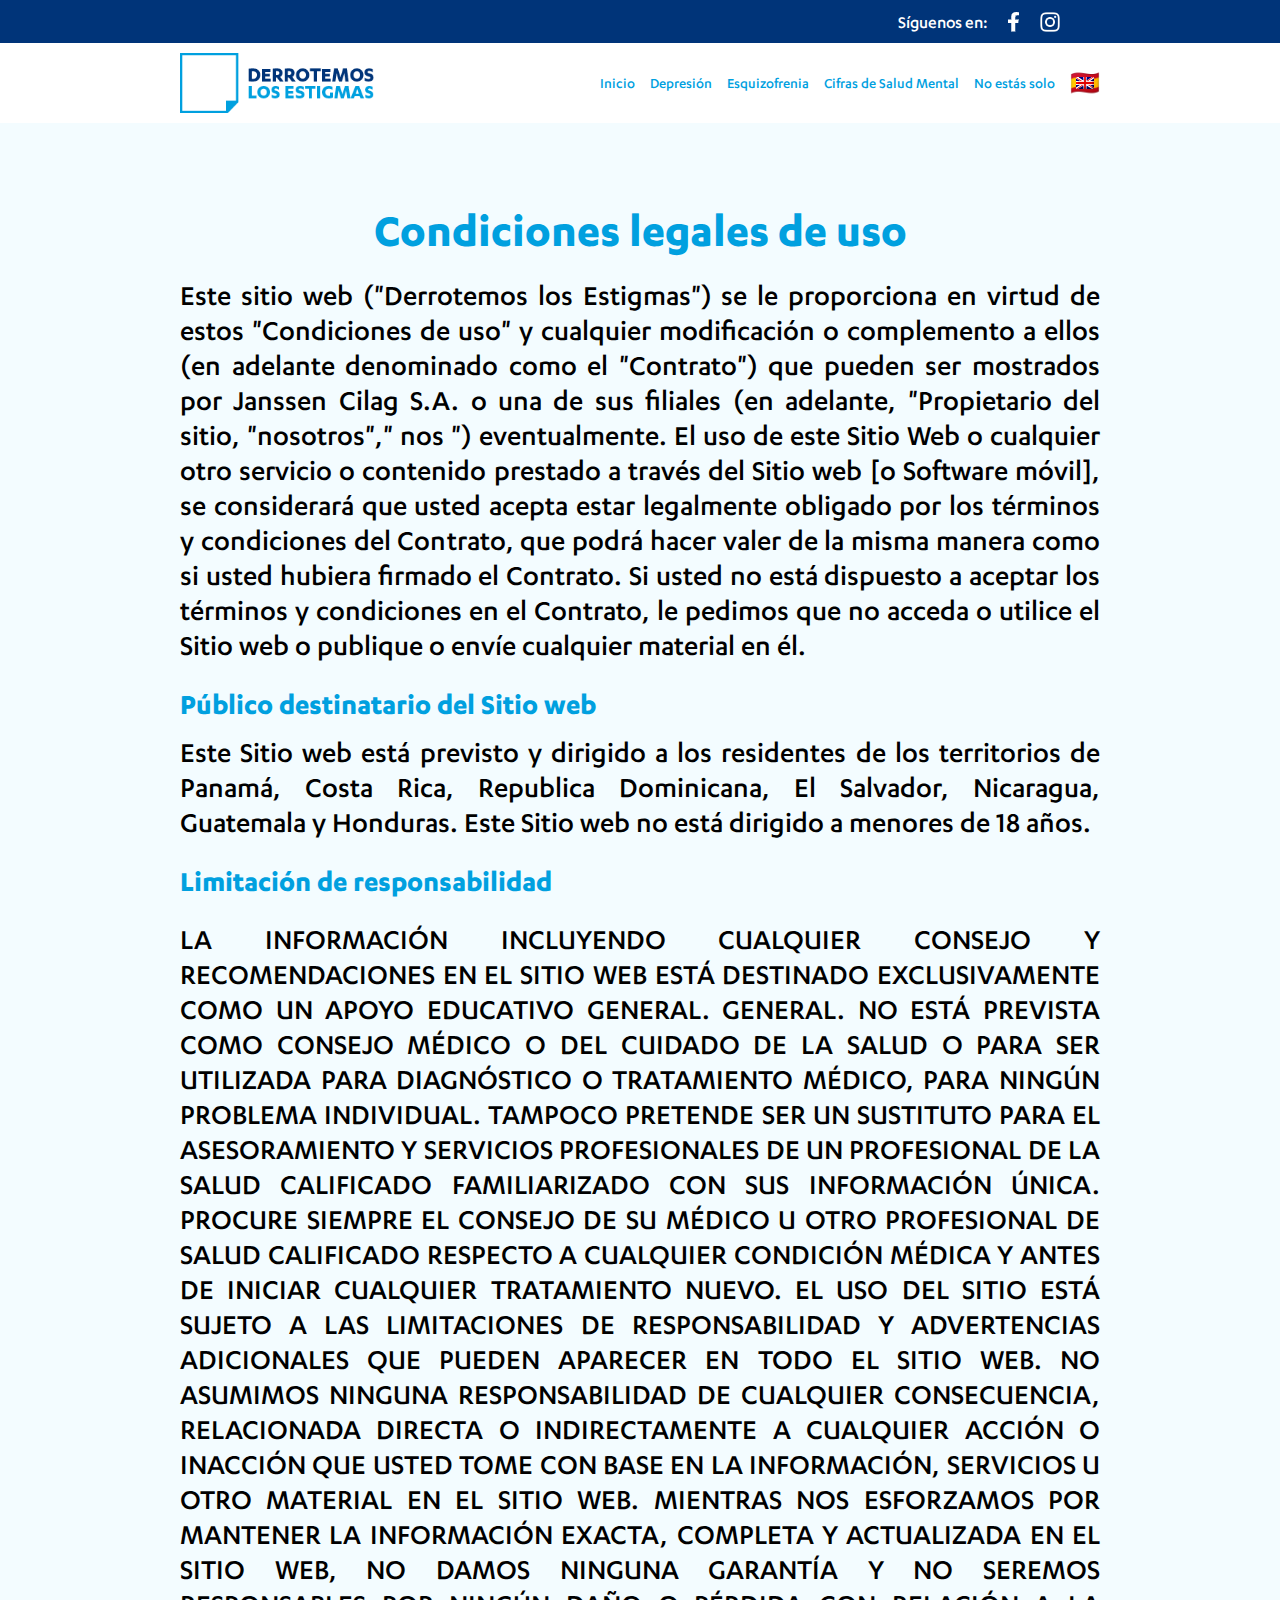
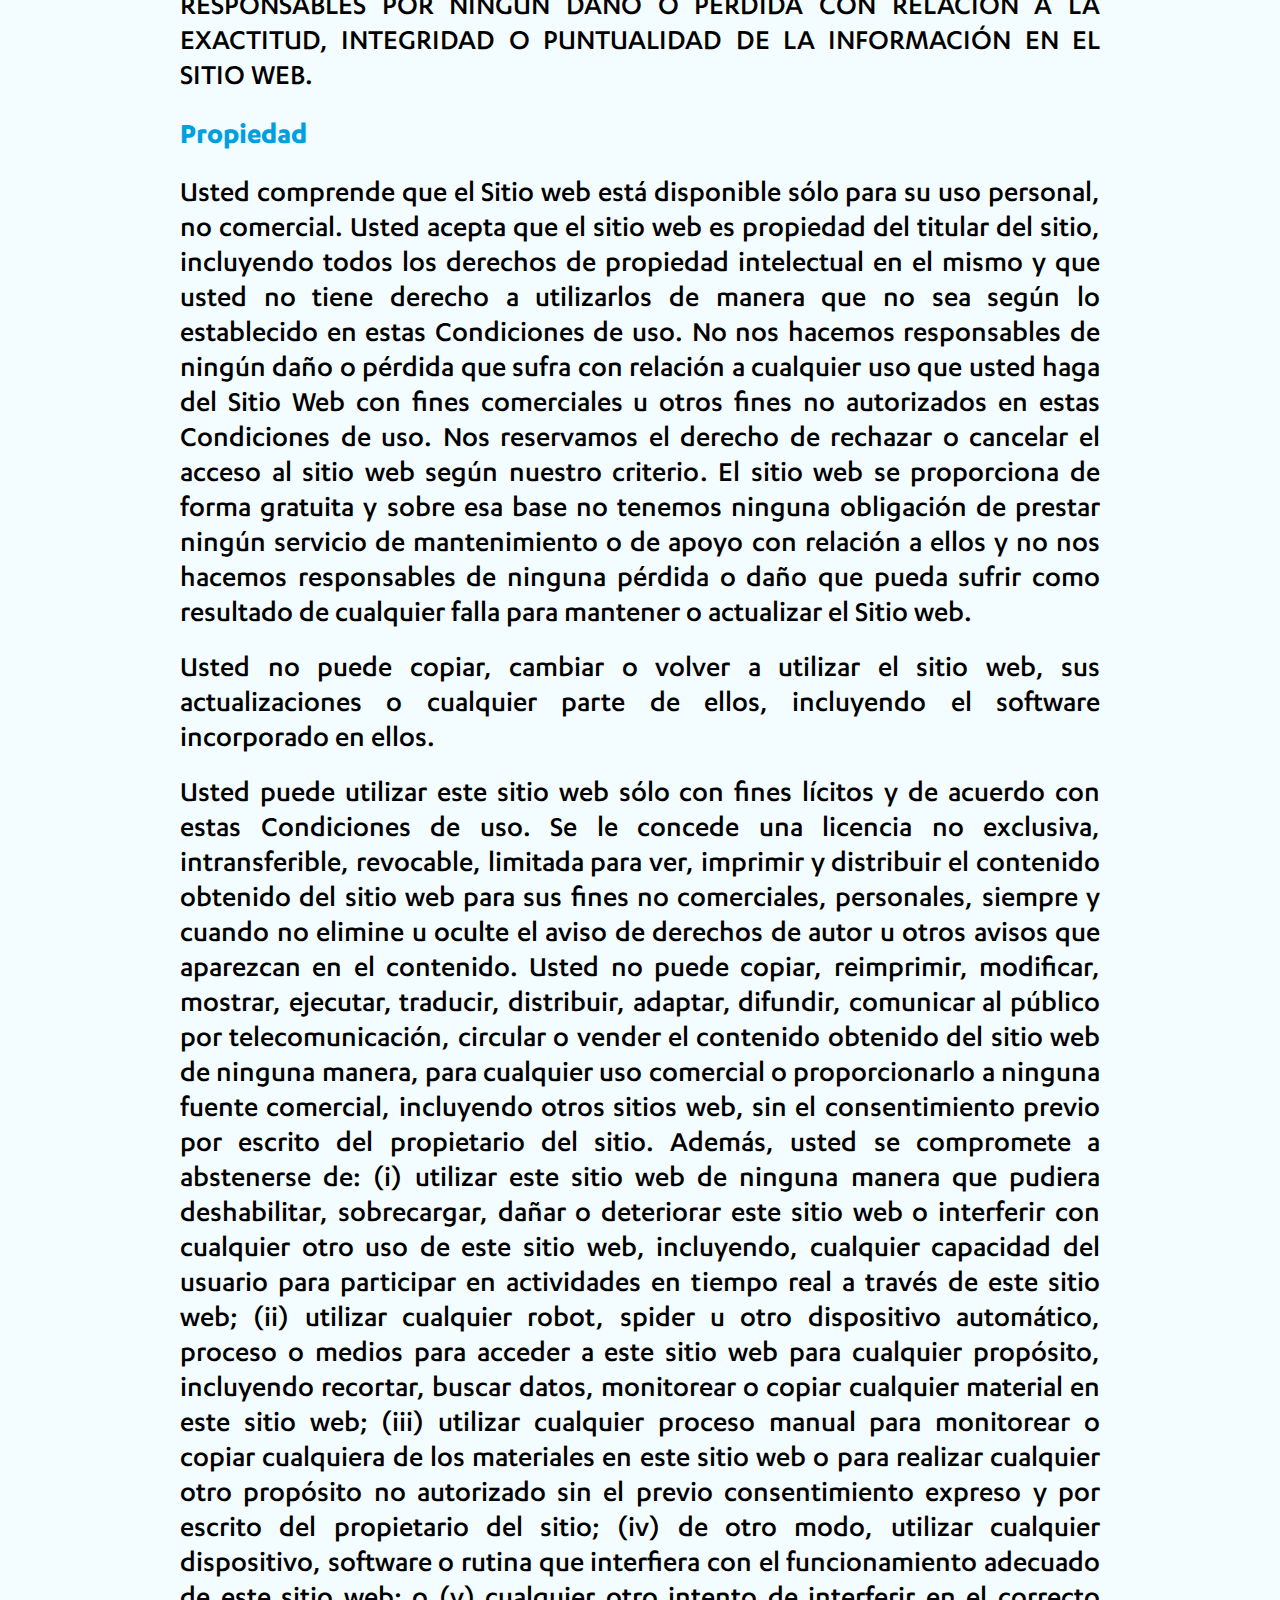
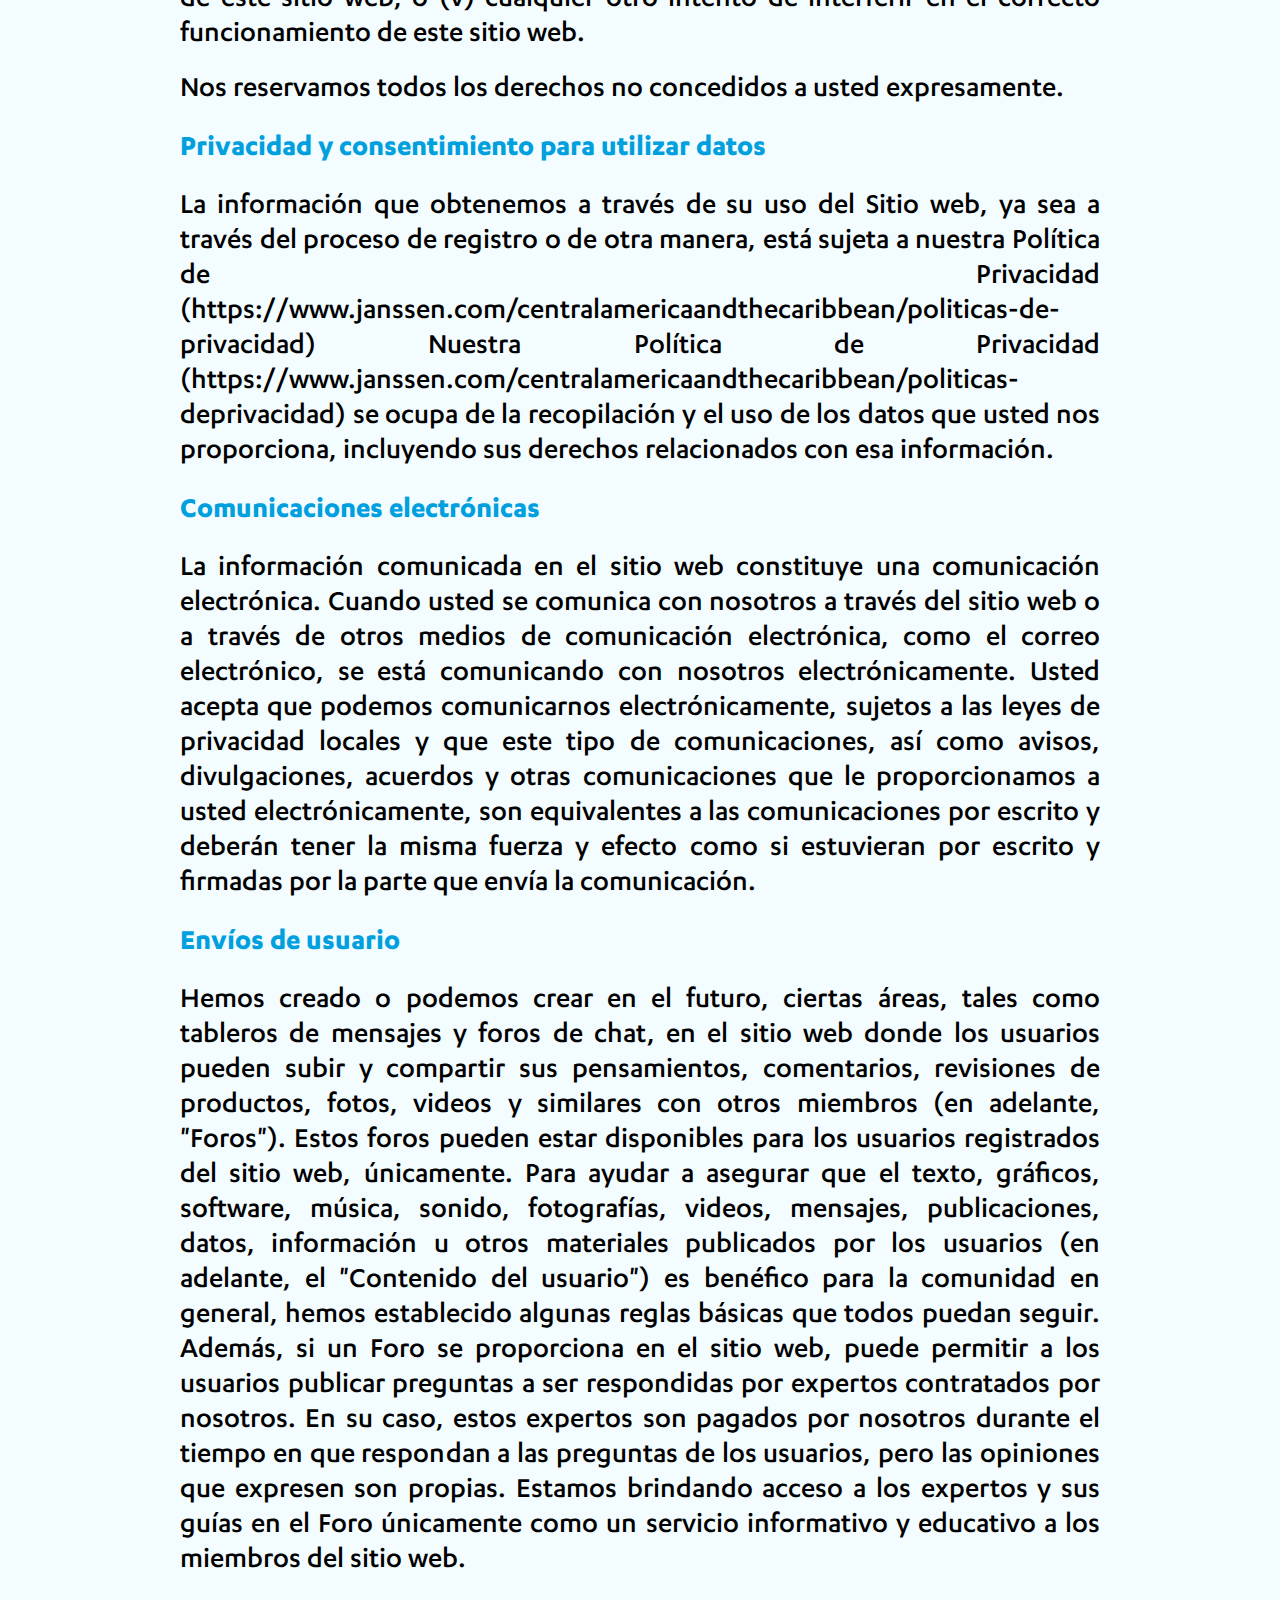
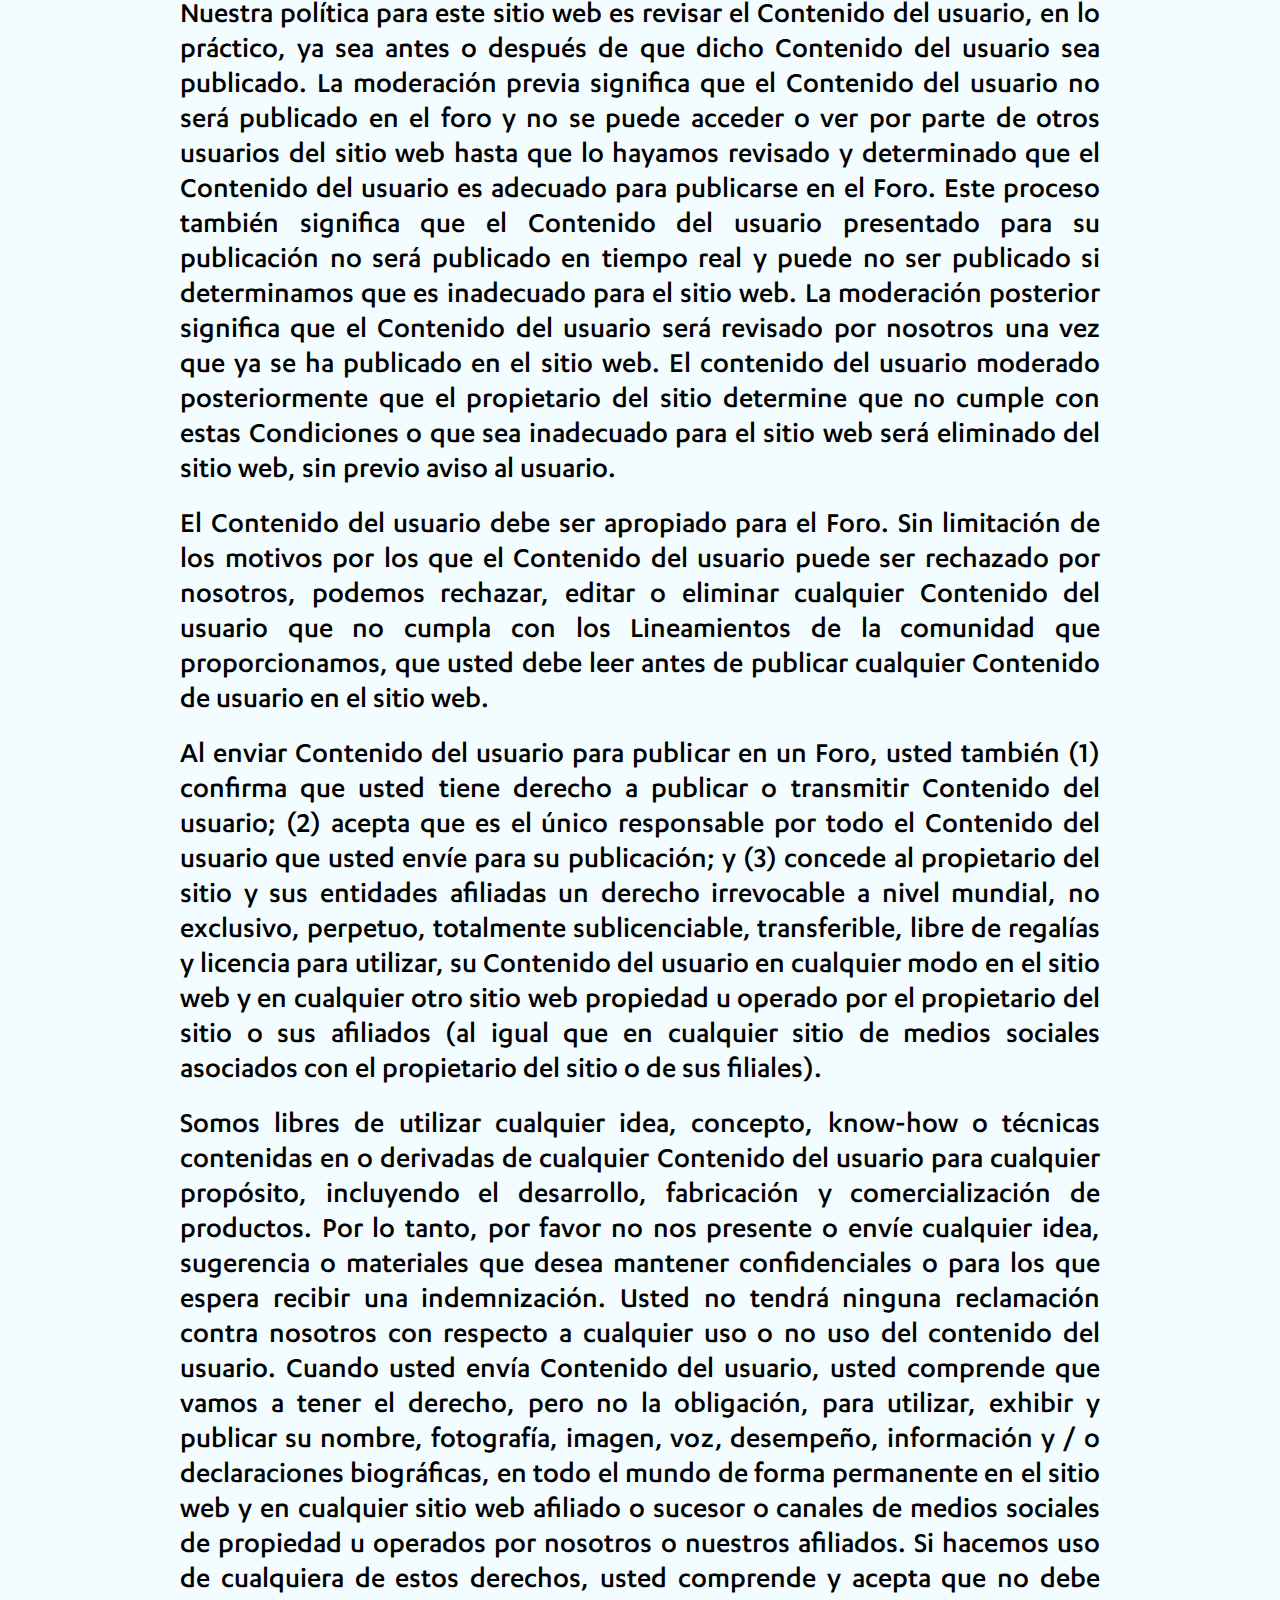
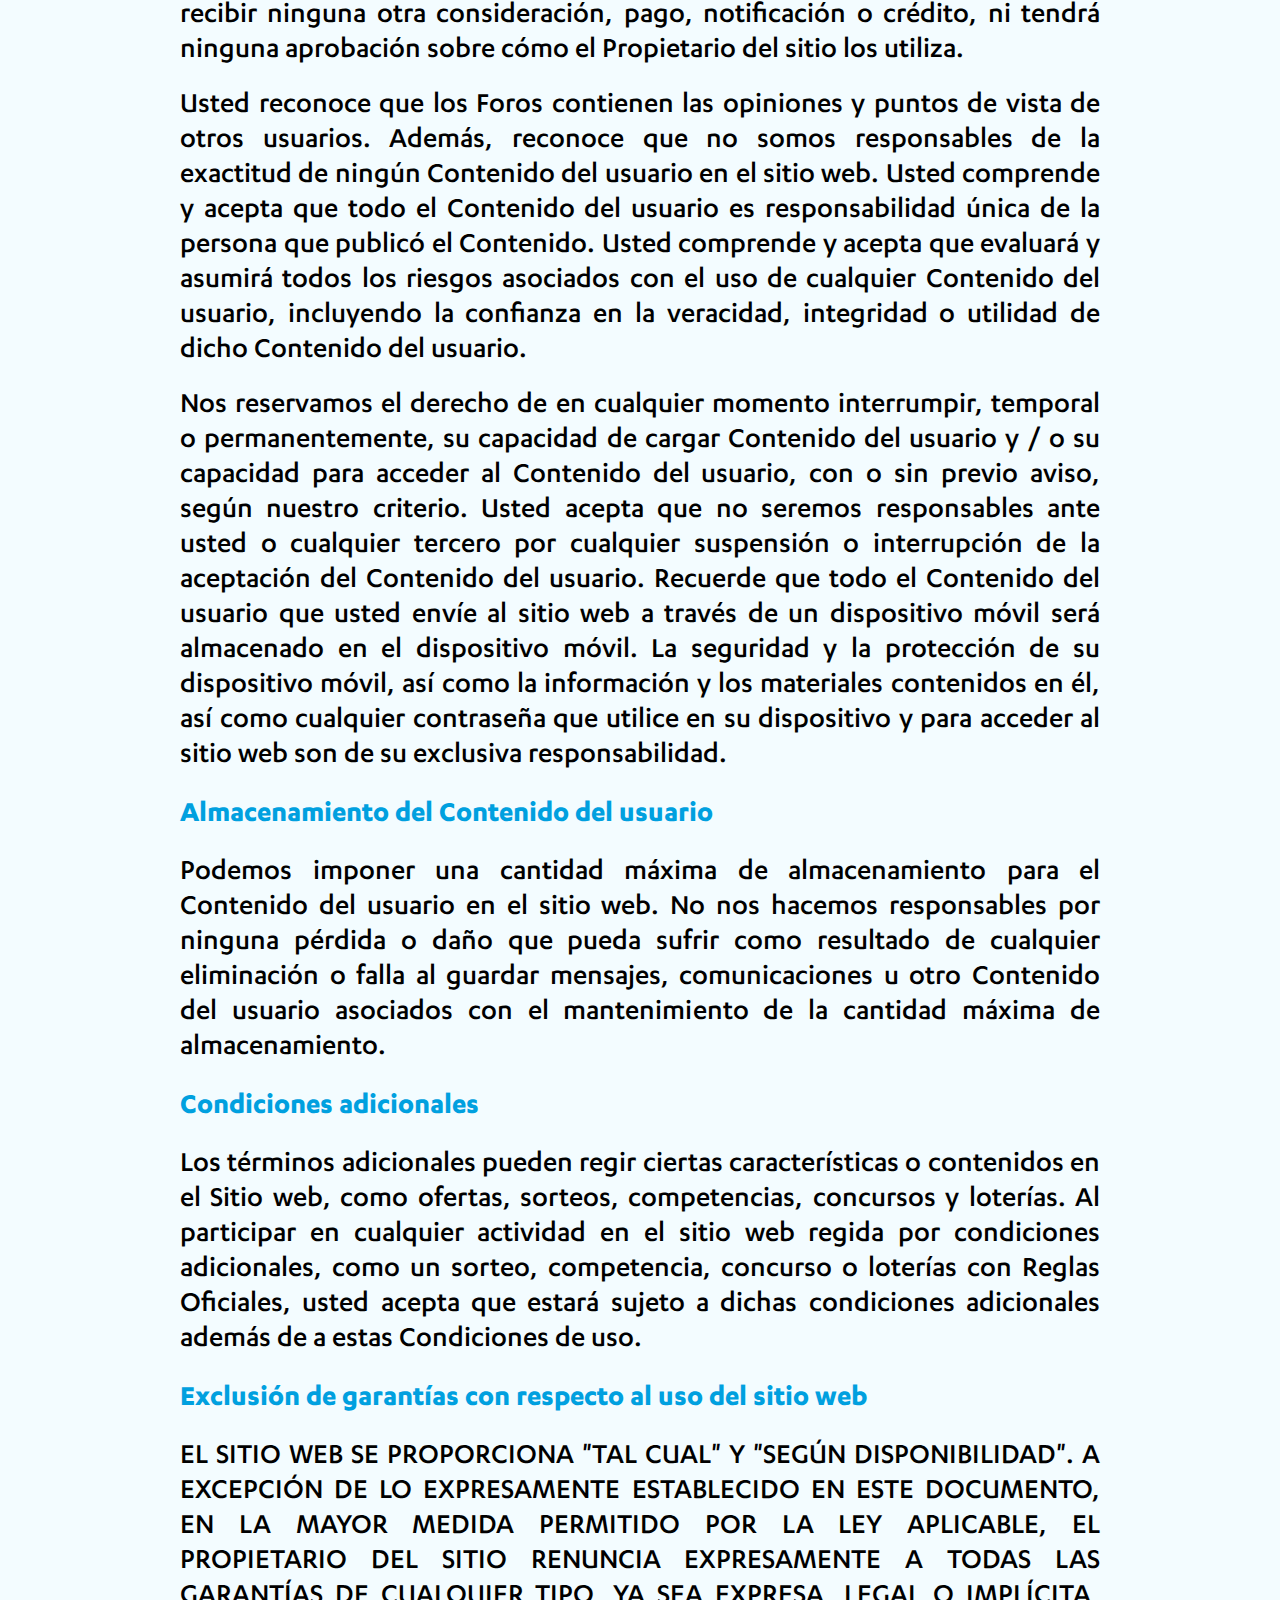
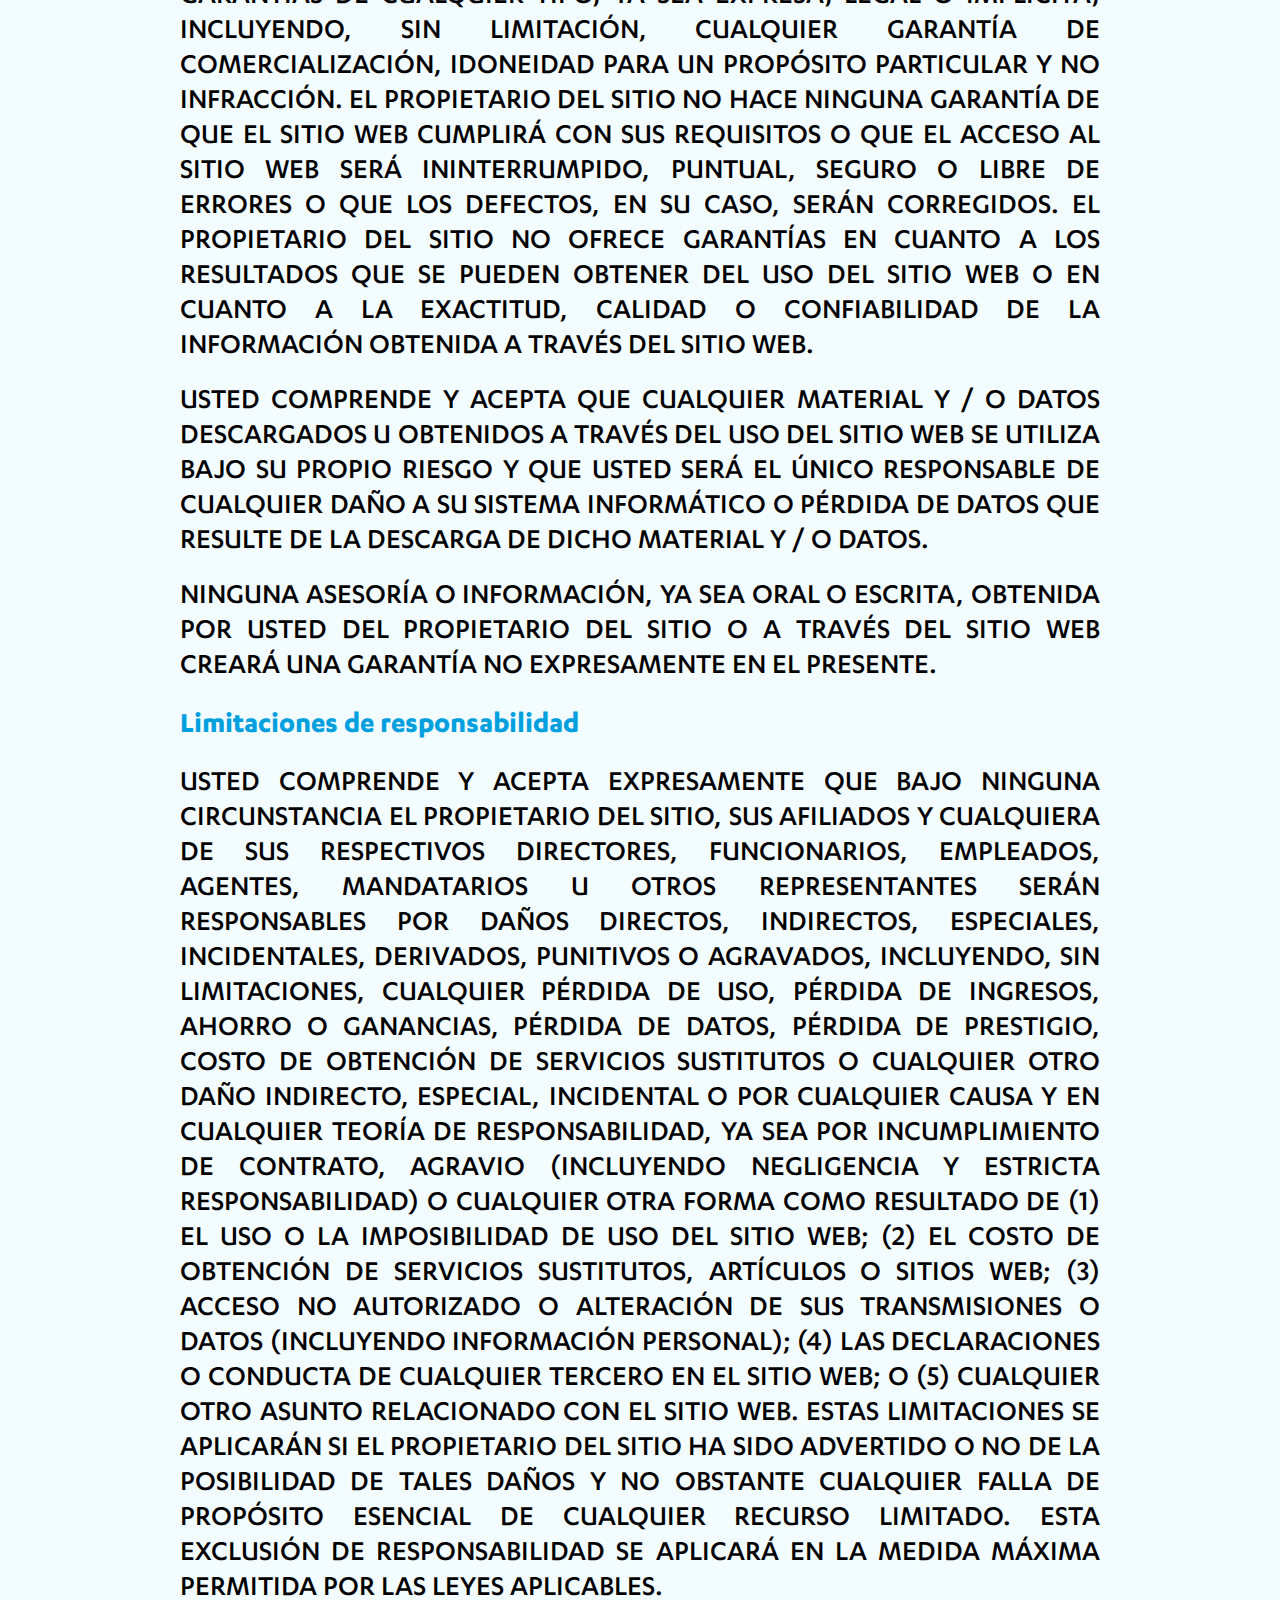
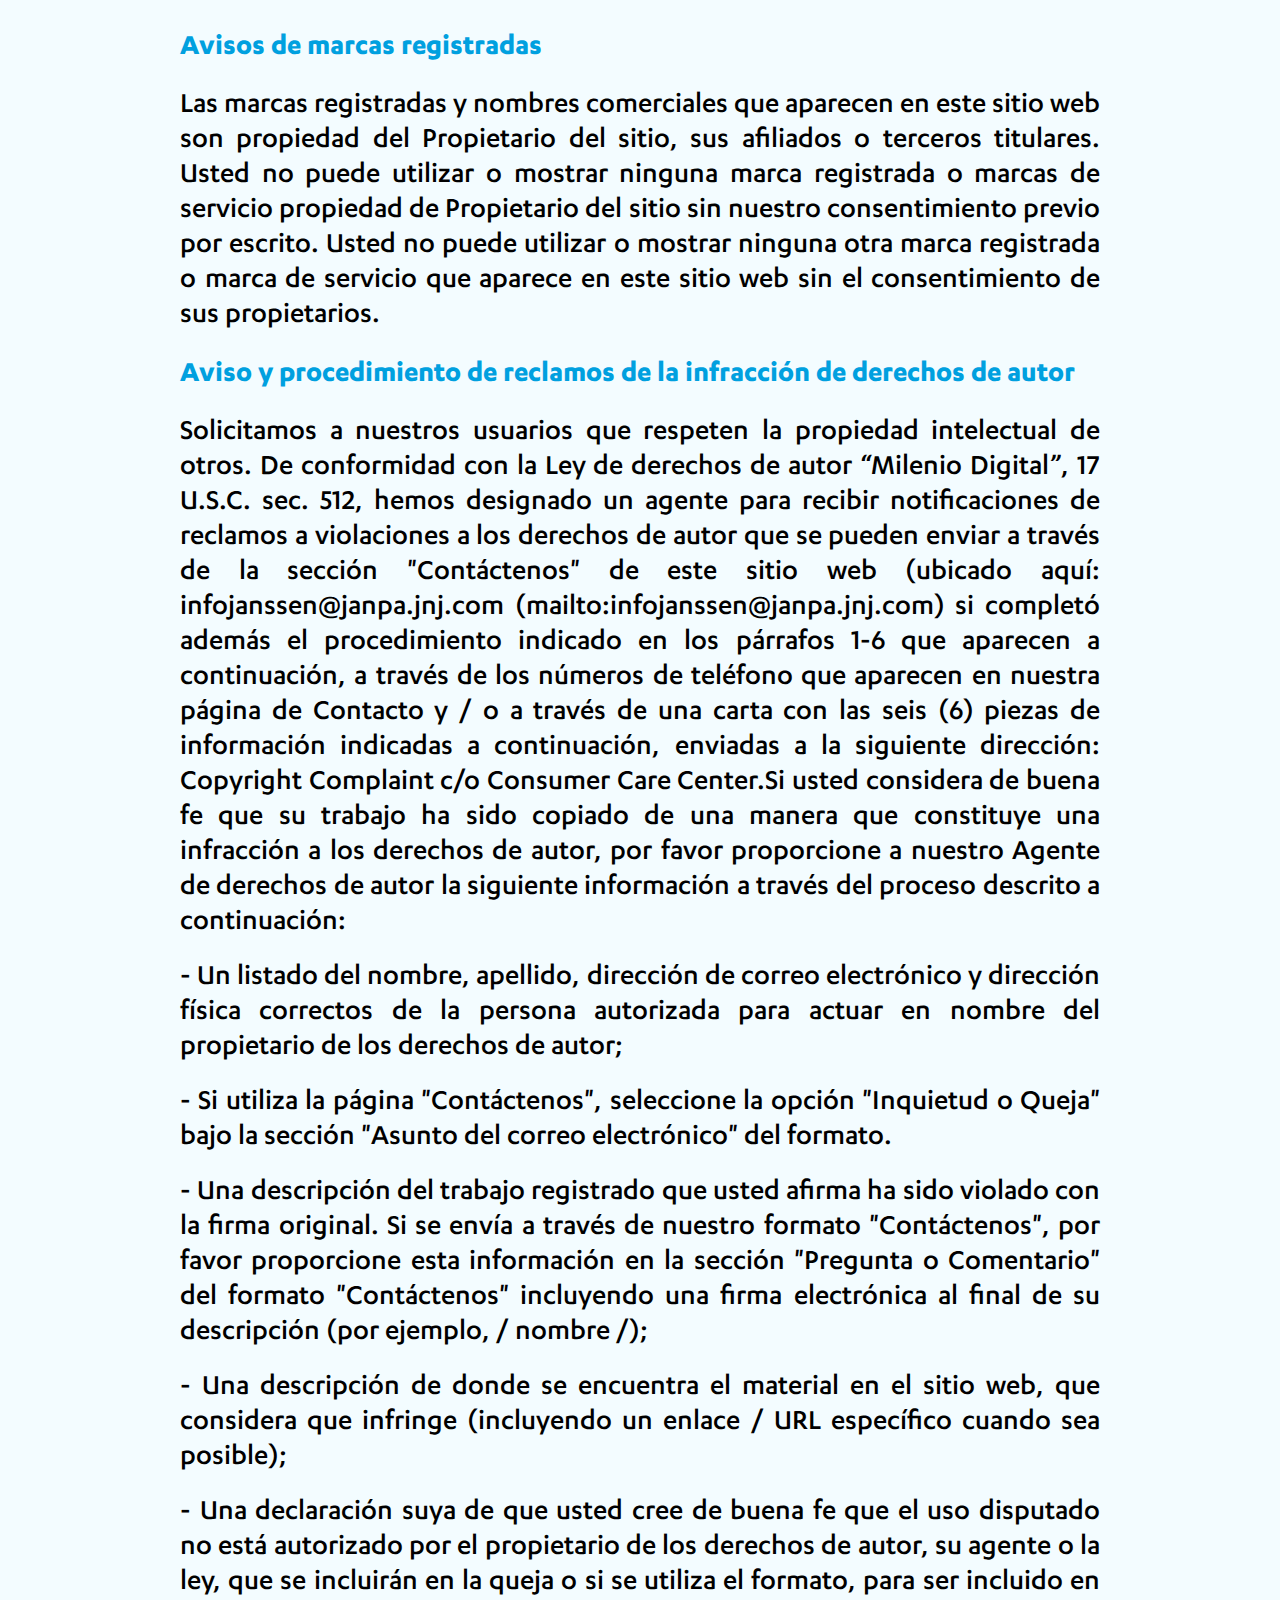
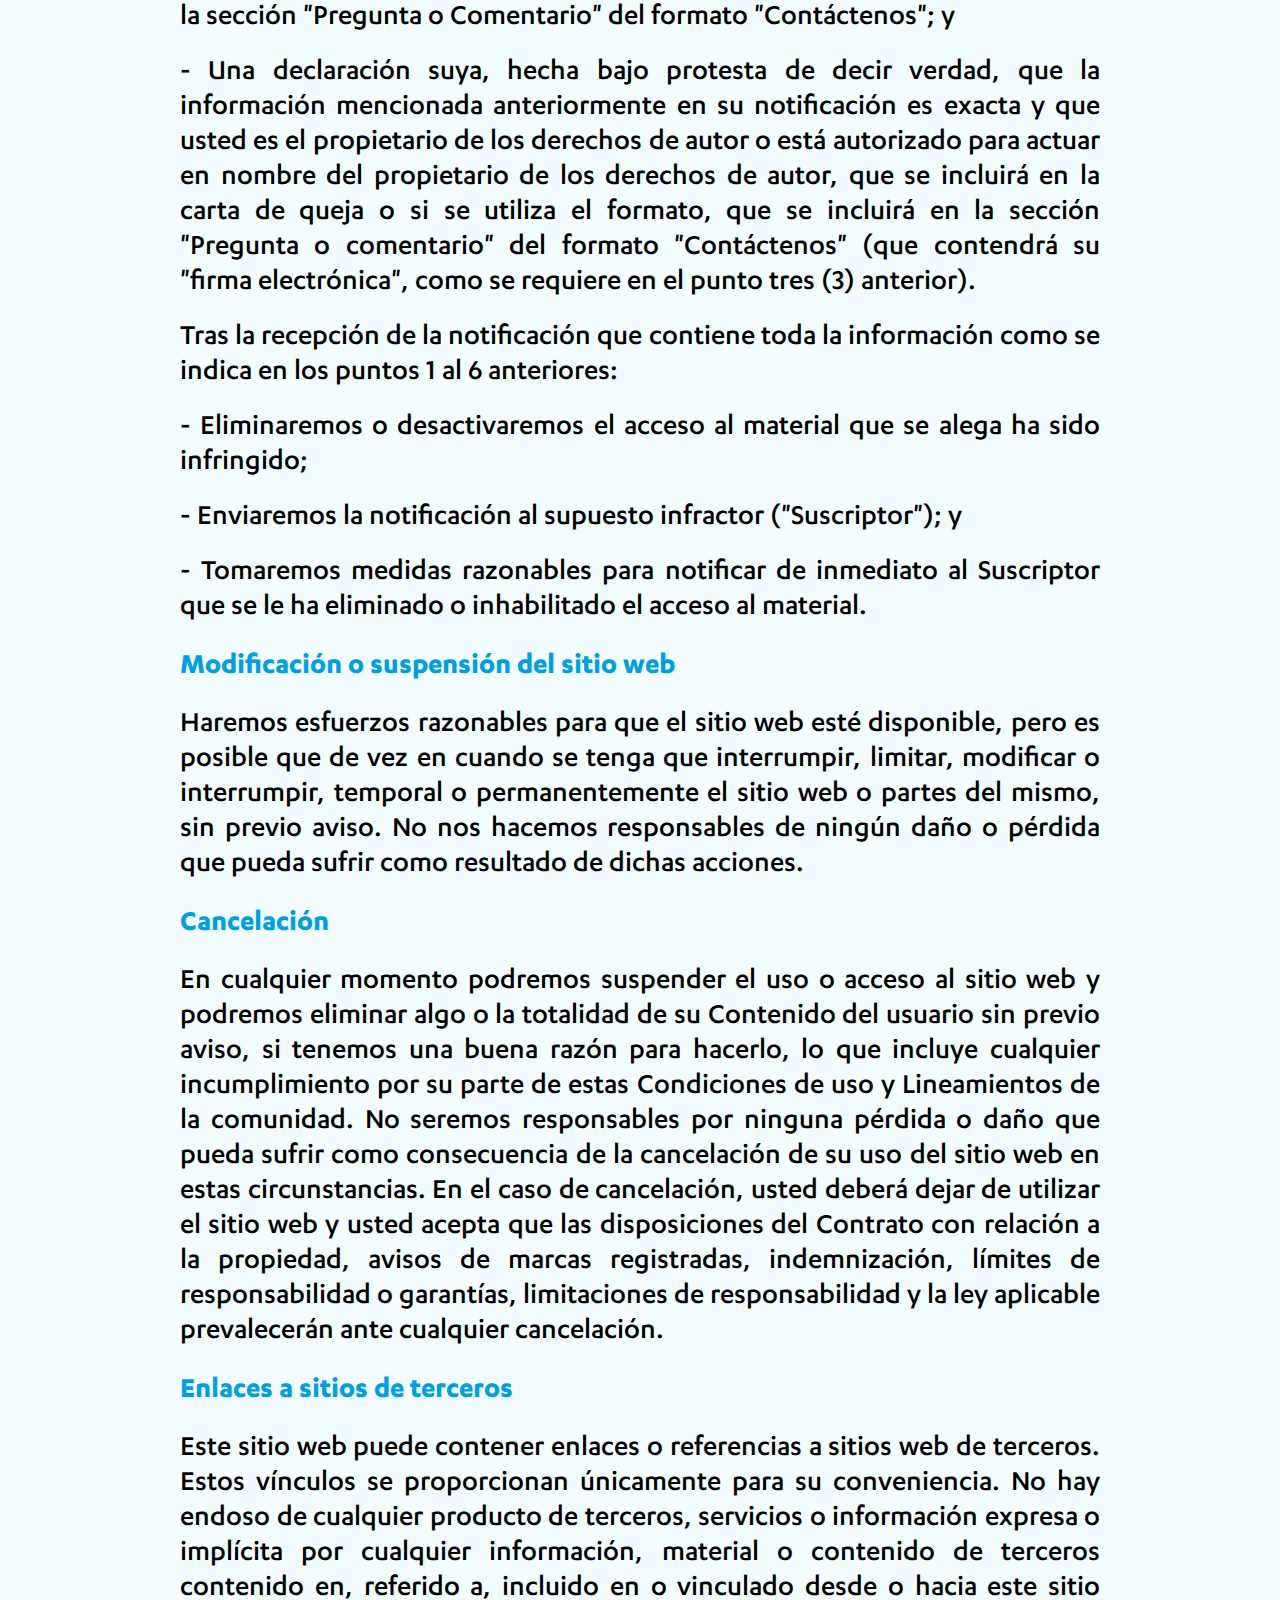
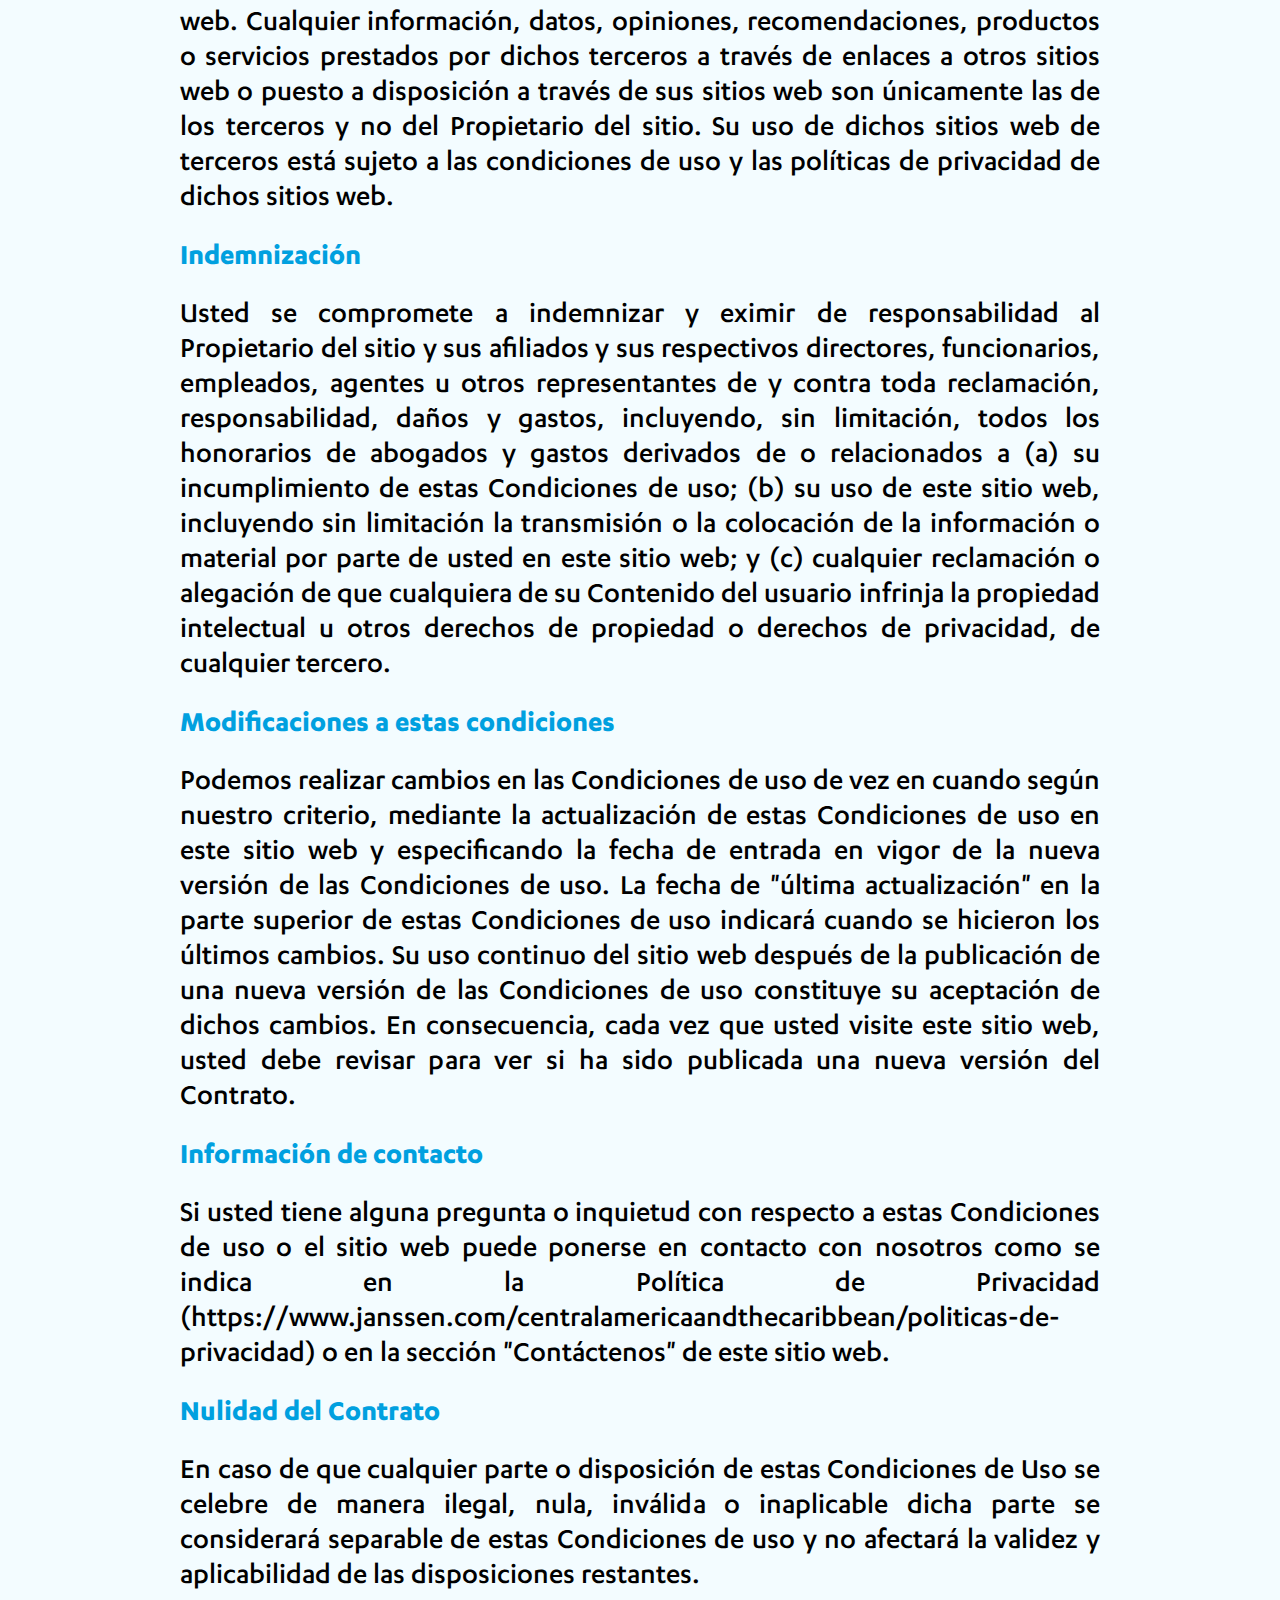
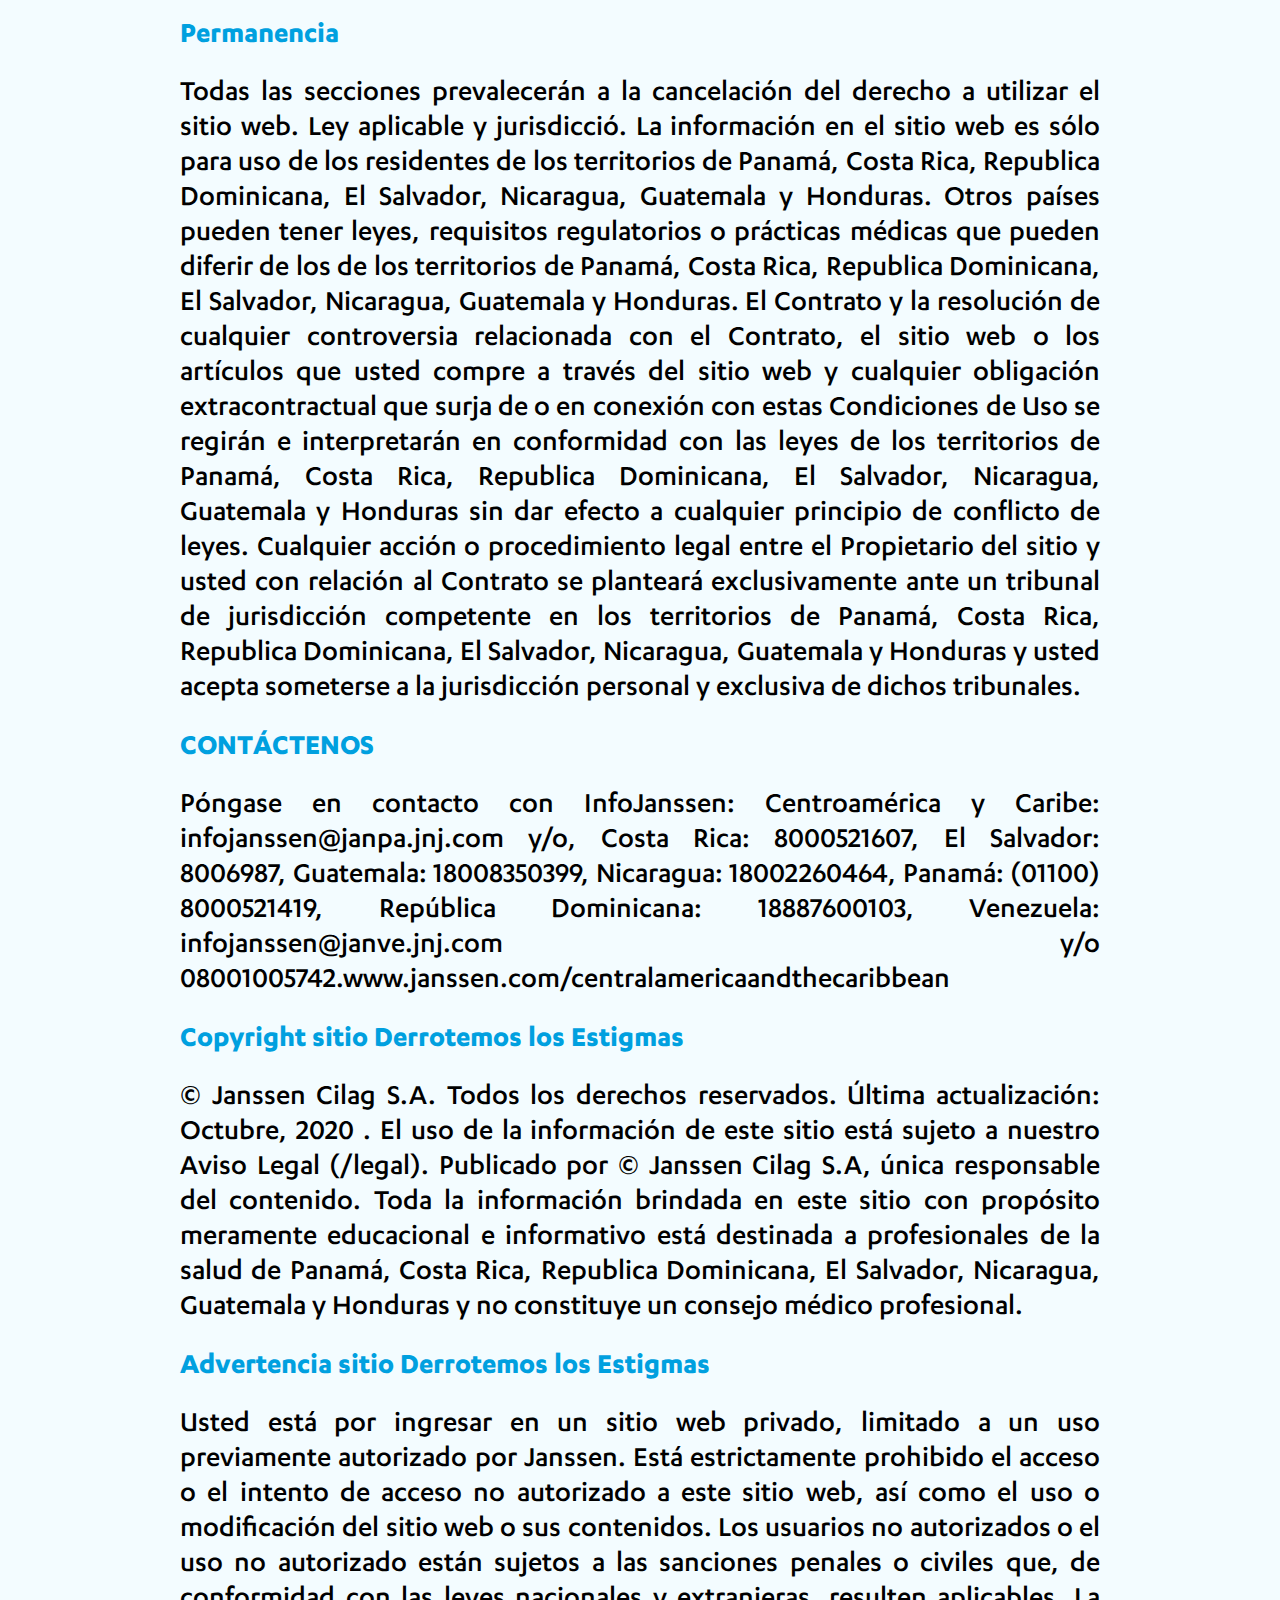
<file: aviso.html>
<!DOCTYPE html>
<html lang="es">

<head>

	<!-- METAS -->
	<meta charset="UTF-8">
	<meta name="viewport"
		content="width=device-width, user-scalable=no, initial-scale=1.0, maximum-scale=1.0, minimum-scale=1.0">
	<meta http-equiv="X-UA-Compatible" content="ie=edge">
	<title> Derrotemos los Estigmas | Legales </title>
	<meta name="description" content="Aviso Legal y de Confidencialidad - Derrotemos los Estigmas">
	<link rel="stylesheet" href="css/libraries/owl.carousel.min.css">


	<!-- STYLES -->
	<!-- <link rel="stylesheet" href="css/libraries/"> -->
	<link rel="stylesheet" href="css/main.css?v=1">

	<!-- Global site tag (gtag.js) - Google Analytics -->
	<script async src="https://www.googletagmanager.com/gtag/js?id=UA-175839710-2"></script>
	<script>
		window.dataLayer = window.dataLayer || [];

		function gtag() {
			dataLayer.push(arguments);
		}
		gtag('js', new Date());

		gtag('config', 'UA-175839710-2');
	</script>
	<!-- Google Tag Manager -->
	<script>
		(function (w, d, s, l, i) {
			w[l] = w[l] || [];
			w[l].push({
				'gtm.start': new Date().getTime(),
				event: 'gtm.js'
			});
			var f = d.getElementsByTagName(s)[0],
				j = d.createElement(s),
				dl = l != 'dataLayer' ? '&l=' + l : '';
			j.async = true;
			j.src =
				'https://www.googletagmanager.com/gtm.js?id=' + i + dl;
			f.parentNode.insertBefore(j, f);
		})(window, document, 'script', 'dataLayer', 'GTM-5SH3L72');
	</script>
	<!-- End Google Tag Manager -->
	<style>
		html {
			display: none;
		}
	</style>

	<script>
		if (self == top) {

			document.documentElement.style.display = 'block';

		} else {

			top.location = self.location;

		}
	</script>
</head>

<body>
	<!-- Google Tag Manager (noscript) -->
	<noscript><iframe src="https://www.googletagmanager.com/ns.html?id=GTM-5SH3L72" height="0" width="0"
			style="display:none;visibility:hidden"></iframe></noscript>
	<!-- End Google Tag Manager (noscript) -->

	<!-- LOADER -->
	<div class="loader">
		<div class="loader__container">
			<svg class="loader__content" viewBox="25 25 50 50">
				<circle class="loader__circular" cx="50" cy="50" r="20" fill="none" stroke-width="2"
					stroke-miterlimit="10" />
			</svg>
		</div>
	</div>
	<!-- END LOADER -->

	<!-- HOME CONTAINER -->
	<div class="container container--home">
		<!-- HEADER -->

		<header class="header">
			<div class="header-top">
				<div class="header-top__box">
					<p class="header-top__text">Síguenos en:</p>
					<div class="social">
						<a id="Lface" class="social__item">
							<img src="img/facebook-2.png" alt="" class="socialbtns__img">
						</a>
						<a id="Ligm" class="social__item">
							<img src="img/ig.png" alt="" class="socialbtns__img">
						</a>
					</div>
				</div>
			</div>
			<div class="header__container">
				<!-- LOGO -->
				<a href="./index.html" class="logo">
					<img src="img/Logo.png" alt="" class="logo__img">
				</a>
				<!-- END LOGO -->
				<!-- NAV -->
				<nav class="nav">

					<!-- NAV LIST -->
					<ul class="nav__list">
						<!-- NAV LIST ITEM -->
						<li class="nav__list__item">
							<a href="./index.html" class="nav__list__link inicio">Inicio <svg class="w-6 h-6 nav__list__icon" fill="none" stroke="currentColor" viewBox="0 0 24 24" xmlns="http://www.w3.org/2000/svg"><path stroke-linecap="round" stroke-linejoin="round" stroke-width="2" d="M19 9l-7 7-7-7"></path></svg></a>
							<!-- SUBNAV LIST ITEM -->
							<ul class="nav__list__submenu">
								<li class="nav__list__contenedor">
									<a class="nav__list__subLink" href="./index.html#estadoMental">Un buen estado
										mental</a>
								</li>
								<li class="nav__list__contenedor">
									<a class="nav__list__subLink" href="./index.html#enfermedadesMentales">Las
										enfermedades mentales</a>
								</li>
								<li class="nav__list__contenedor">
									<a class="nav__list__subLink" href="./index.html#noEstasSolo">Recuerda que no estas
										solo</a>
								</li>
							</ul>
							<!-- END SUBNAV LIST ITEM -->
						</li>
						<!-- END NAV LIST ITEM -->
						<!-- NAV LIST ITEM -->
						<li class="nav__list__item">
							<a href="./depresion.html" class="nav__list__link depresion">Depresión <svg class="w-6 h-6 nav__list__icon" fill="none" stroke="currentColor" viewBox="0 0 24 24" xmlns="http://www.w3.org/2000/svg"><path stroke-linecap="round" stroke-linejoin="round" stroke-width="2" d="M19 9l-7 7-7-7"></path></svg></a>
							<!-- SUBNAV LIST ITEM -->
							<ul class="nav__list__submenu">
								<li class="nav__list__contenedor">
									<a class="nav__list__subLink" href="./depresion.html#laDepresion">La depresión no es ser aburrido</a>
								</li>
								<li class="nav__list__contenedor">
									<a class="nav__list__subLink" href="./depresion.html#dondeProviene">¿De dónde proviene la depresión?</a>
								</li>
								<li class="nav__list__contenedor">
									<a class="nav__list__subLink" href="./depresion.html#descubreSintomas">Descubre los síntomas</a>
								</li>
								<li class="nav__list__contenedor">
									<a class="nav__list__subLink" href="./depresion.html#tiposDepresion">Tipos de depresión</a>
								</li>
								<li class="nav__list__contenedor">
									<a class="nav__list__subLink" href="./depresion.html#depresionResistente">Depresión Resistente al Tratamiento</a>
								</li>
								<li class="nav__list__contenedor">
									<a class="nav__list__subLink" href="./depresion.html#depresionCifras">La depresión en cifras</a>
								</li>
							</ul>
							<!-- END SUBNAV LIST ITEM -->
						</li>
						<!-- END NAV LIST ITEM -->
						<!-- NAV LIST ITEM -->
						<li class="nav__list__item">
							<a href="./esquizofrenia.html" class="nav__list__link esquizofrenia">Esquizofrenia <svg class="w-6 h-6 nav__list__icon" fill="none" stroke="currentColor" viewBox="0 0 24 24" xmlns="http://www.w3.org/2000/svg"><path stroke-linecap="round" stroke-linejoin="round" stroke-width="2" d="M19 9l-7 7-7-7"></path></svg></a>
							<!-- SUBNAV LIST ITEM -->
							<ul class="nav__list__submenu">
								<li class="nav__list__contenedor">
									<a class="nav__list__subLink" href="./esquizofrenia.html#noEsEstarLoco">La esquizofrenia no es estar loca</a>
								</li>
								<li class="nav__list__contenedor">
									<a class="nav__list__subLink" href="./esquizofrenia.html#dondeProvieneLaEsquizofrenia">¿De dónde proviene la esquizofrenia?</a>
								</li>
								<li class="nav__list__contenedor">
									<a class="nav__list__subLink" href="./esquizofrenia.html#descubreLosSintomasEsquizofrenia">Descubre los síntomas</a>
								</li>
								<li class="nav__list__contenedor">
									<a class="nav__list__subLink" href="./esquizofrenia.html#tiposDeEsquizofrenia">Tipos de esquizofrenia</a>
								</li>
							</ul>
							<!-- END SUBNAV LIST ITEM -->
						</li>
						<!-- END NAV LIST ITEM -->
						<!-- NAV LIST ITEM -->
						<li class="nav__list__item">
							<a href="./cifras-de-salud-mental.html" class="nav__list__link  cifra">Cifras de Salud Mental <svg class="w-6 h-6 nav__list__icon" fill="none" stroke="currentColor" viewBox="0 0 24 24" xmlns="http://www.w3.org/2000/svg"><path stroke-linecap="round" stroke-linejoin="round" stroke-width="2" d="M19 9l-7 7-7-7"></path></svg></a>
							<!-- SUBNAV LIST ITEM -->
							<ul class="nav__list__submenu">
								<li class="nav__list__contenedor">
									<a class="nav__list__subLink" href="./cifras-de-salud-mental.html#salud_mental">Lo que conocemos sobre salud mental</a>
								</li>
								<li class="nav__list__contenedor">
									<a class="nav__list__subLink" href="./cifras-de-salud-mental.html#queTanPreocupadoEstamos">¿Qué tan preocupado estamos?</a>
								</li>
								<li class="nav__list__contenedor">
									<a class="nav__list__subLink" href="./cifras-de-salud-mental.html#quePodemosHacer">¿Qué podemos hacer al respecto?</a>
								</li>
								<li class="nav__list__contenedor">
									<a class="nav__list__subLink" href="./cifras-de-salud-mental.html#viviendoConPerjuicios">Viviendo con perjucios</a>
								</li>
							</ul>
							<!-- END SUBNAV LIST ITEM -->
						</li>
						<!-- END NAV LIST ITEM -->
						<!-- NAV LIST ITEM -->
						<li class="nav__list__item">
							<a href="./no-estas-solo.html" class="nav__list__link noEstasSolo">No estás solo <svg class="w-6 h-6 nav__list__icon" fill="none" stroke="currentColor" viewBox="0 0 24 24" xmlns="http://www.w3.org/2000/svg"><path stroke-linecap="round" stroke-linejoin="round" stroke-width="2" d="M19 9l-7 7-7-7"></path></svg></a>
							<!-- SUBNAV LIST ITEM -->
							<ul class="nav__list__submenu">
								<li class="nav__list__contenedor">
									<a class="nav__list__subLink" href="./no-estas-solo.html#noEstasSolo">Recuerda que no estás solo</a>
								</li>
								<li class="nav__list__contenedor">
									<a class="nav__list__subLink" href="./no-estas-solo.html#estamosComprometidos">Estamos comprometidos con tu salud mental</a>
								</li>
								<li class="nav__list__contenedor">
									<a class="nav__list__subLink" href="./no-estas-solo.html#construyeTuBotiquin">Construye tu botiquín emocional en tiempos de pandemia</a>
								</li>
							</ul>
							<!-- END SUBNAV LIST ITEM -->
						</li>
						<!-- END NAV LIST ITEM -->
						<!-- NAV LIST ITEM FLAG -->
						<li class="nav__list__item">
							<a class="nav__list__link language" href="./en/legal-notice.html">&#x1f1ea;&#x1f1f8;</a>
						</li>
						<!-- END NAV LIST ITEM FLAG-->
					</ul>
					<!-- END NAV LIST -->
				</nav>
				<!-- END NAV -->
				<!-- HAMBURGER -->

				<a href="#" class="hamburgerBtn btnHamburDesktop" id="hamburgerBtn">
					<span class="hamburgerBtn__line linea1 hamburgerBtn__line--white"></span>
					<span class="hamburgerBtn__line hamburgerBtn__line--white"></span>
					<span class="hamburgerBtn__line linea2 hamburgerBtn__line--white"></span>
				</a>


				<!-- END HAMBURGER -->
			</div>
		</header>
		<!-- HEADER -->

		<div class="container--limit">
			<div class="termsBox">
				<p class="termsBox__titlePrin">
					Condiciones legales de uso
				</p>
				<p class="termsBox__text">
					Este sitio web ("Derrotemos los Estigmas") se le proporciona en virtud de estos "Condiciones de uso"
					y cualquier modificación o complemento a ellos (en adelante denominado como el "Contrato") que
					pueden ser mostrados por Janssen Cilag S.A. o una de sus filiales (en adelante, "Propietario del
					sitio,
					"nosotros"," nos ") eventualmente. El uso de este Sitio Web o cualquier otro servicio o contenido
					prestado a través del Sitio web [o Software móvil], se considerará que usted acepta estar legalmente
					obligado por los términos y condiciones del Contrato, que podrá hacer valer de la misma manera como
					si usted hubiera firmado el Contrato. Si usted no está dispuesto a aceptar los términos y
					condiciones en
					el Contrato, le pedimos que no acceda o utilice el Sitio web o publique o envíe cualquier material
					en
					él.
				</p>
				<p class="termsBox__title">
					Público destinatario del Sitio web
				</p>
				<p class="termsBox__text pt0">
					Este Sitio web está previsto y dirigido a los residentes de los territorios de Panamá, Costa Rica,
					Republica Dominicana, El Salvador, Nicaragua, Guatemala y Honduras. Este Sitio web no está
					dirigido a menores de 18 años.
				</p>
				<p class="termsBox__title">
					Limitación de responsabilidad
				</p>
				<p class="termsBox__text">
					LA INFORMACIÓN INCLUYENDO CUALQUIER CONSEJO Y RECOMENDACIONES EN EL
					SITIO WEB ESTÁ DESTINADO EXCLUSIVAMENTE COMO UN APOYO EDUCATIVO
					GENERAL. GENERAL. NO ESTÁ PREVISTA COMO CONSEJO MÉDICO O DEL CUIDADO DE LA SALUD
					O PARA SER UTILIZADA PARA DIAGNÓSTICO O TRATAMIENTO MÉDICO, PARA
					NINGÚN PROBLEMA INDIVIDUAL. TAMPOCO PRETENDE SER UN SUSTITUTO PARA EL
					ASESORAMIENTO Y SERVICIOS PROFESIONALES DE UN PROFESIONAL DE LA SALUD
					CALIFICADO FAMILIARIZADO CON SUS INFORMACIÓN ÚNICA. PROCURE SIEMPRE EL
					CONSEJO DE SU MÉDICO U OTRO PROFESIONAL DE SALUD CALIFICADO RESPECTO A
					CUALQUIER CONDICIÓN MÉDICA Y ANTES DE INICIAR CUALQUIER TRATAMIENTO
					NUEVO. EL USO DEL SITIO ESTÁ SUJETO A LAS LIMITACIONES DE RESPONSABILIDAD
					Y ADVERTENCIAS ADICIONALES QUE PUEDEN APARECER EN TODO EL SITIO WEB.
					NO ASUMIMOS NINGUNA RESPONSABILIDAD DE CUALQUIER CONSECUENCIA,
					RELACIONADA DIRECTA O INDIRECTAMENTE A CUALQUIER ACCIÓN O INACCIÓN
					QUE USTED TOME CON BASE EN LA INFORMACIÓN, SERVICIOS U OTRO MATERIAL EN
					EL SITIO WEB. MIENTRAS NOS ESFORZAMOS POR MANTENER LA INFORMACIÓN
					EXACTA, COMPLETA Y ACTUALIZADA EN EL SITIO WEB, NO DAMOS NINGUNA
					GARANTÍA Y NO SEREMOS RESPONSABLES POR NINGÚN DAÑO O PÉRDIDA CON
					RELACIÓN A LA EXACTITUD, INTEGRIDAD O PUNTUALIDAD DE LA INFORMACIÓN EN
					EL SITIO WEB.
				</p>
				<p class="termsBox__title">
					Propiedad
				</p>
				<p class="termsBox__text">
					Usted comprende que el Sitio web está disponible sólo para su uso personal, no comercial. Usted
					acepta que el sitio web es propiedad del titular del sitio, incluyendo todos los derechos de
					propiedad
					intelectual en el mismo y que usted no tiene derecho a utilizarlos de manera que no sea según lo
					establecido en estas Condiciones de uso. No nos hacemos responsables de ningún daño o pérdida que
					sufra con relación a cualquier uso que usted haga del Sitio Web con fines comerciales u otros fines
					no
					autorizados en estas Condiciones de uso. Nos reservamos el derecho de rechazar o cancelar el acceso
					al sitio web según nuestro criterio. El sitio web se proporciona de forma gratuita y sobre esa base
					no
					tenemos ninguna obligación de prestar ningún servicio de mantenimiento o de apoyo con relación a
					ellos y no nos hacemos responsables de ninguna pérdida o daño que pueda sufrir como resultado de
					cualquier falla para mantener o actualizar el Sitio web.
				</p>
				<p class="termsBox__text">
					Usted no puede copiar, cambiar o volver a utilizar el sitio web, sus actualizaciones o cualquier
					parte de
					ellos, incluyendo el software incorporado en ellos.
				</p>
				<p class="termsBox__text">
					Usted puede utilizar este sitio web sólo con fines lícitos y de acuerdo con estas Condiciones de
					uso. Se
					le concede una licencia no exclusiva, intransferible, revocable, limitada para ver, imprimir y
					distribuir
					el contenido obtenido del sitio web para sus fines no comerciales, personales, siempre y cuando no
					elimine u oculte el aviso de derechos de autor u otros avisos que aparezcan en el contenido. Usted
					no
					puede copiar, reimprimir, modificar, mostrar, ejecutar, traducir, distribuir, adaptar, difundir,
					comunicar
					al público por telecomunicación, circular o vender el contenido obtenido del sitio web de ninguna
					manera, para cualquier uso comercial o proporcionarlo a ninguna fuente comercial, incluyendo otros
					sitios web, sin el consentimiento previo por escrito del propietario del sitio.
					Además, usted se compromete a abstenerse de: (i) utilizar este sitio web de ninguna manera que
					pudiera deshabilitar, sobrecargar, dañar o deteriorar este sitio web o interferir con cualquier otro
					uso de
					este sitio web, incluyendo, cualquier capacidad del usuario para participar en actividades en tiempo
					real a través de este sitio web; (ii) utilizar cualquier robot, spider u otro dispositivo
					automático,
					proceso o medios para acceder a este sitio web para cualquier propósito, incluyendo recortar, buscar
					datos, monitorear o copiar cualquier material en este sitio web; (iii) utilizar cualquier proceso
					manual
					para monitorear o copiar cualquiera de los materiales en este sitio web o para realizar cualquier
					otro
					propósito no autorizado sin el previo consentimiento expreso y por escrito del propietario del
					sitio; (iv)
					de otro modo, utilizar cualquier dispositivo, software o rutina que interfiera con el funcionamiento
					adecuado de este sitio web; o (v) cualquier otro intento de interferir en el correcto funcionamiento
					de
					este sitio web.
				</p>
				<p class="termsBox__text">
					Nos reservamos todos los derechos no concedidos a usted expresamente.
				</p>
				<p class="termsBox__title">
					Privacidad y consentimiento para utilizar datos
				</p>
				<p class="termsBox__text">
					La información que obtenemos a través de su uso del Sitio web, ya sea a través del proceso de
					registro
					o de otra manera, está sujeta a nuestra Política de Privacidad
					(https://www.janssen.com/centralamericaandthecaribbean/politicas-de-privacidad)
					Nuestra Política de Privacidad (https://www.janssen.com/centralamericaandthecaribbean/politicas-
					deprivacidad) se ocupa de la recopilación y el uso de los datos que usted nos proporciona,
					incluyendo
					sus derechos relacionados con esa información.
				</p>
				<p class="termsBox__title">
					Comunicaciones electrónicas
				</p>
				<p class="termsBox__text">
					La información comunicada en el sitio web constituye una comunicación electrónica. Cuando usted se
					comunica con nosotros a través del sitio web o a través de otros medios de comunicación electrónica,
					como el correo electrónico, se está comunicando con nosotros electrónicamente. Usted acepta que
					podemos comunicarnos electrónicamente, sujetos a las leyes de privacidad locales y que este tipo de
					comunicaciones, así como avisos, divulgaciones, acuerdos y otras comunicaciones que le
					proporcionamos a usted electrónicamente, son equivalentes a las comunicaciones por escrito y deberán
					tener la misma fuerza y efecto como si estuvieran por escrito y firmadas por la parte que envía la
					comunicación.
				</p>
				<p class="termsBox__title">
					Envíos de usuario
				</p>
				<p class="termsBox__text">
					Hemos creado o podemos crear en el futuro, ciertas áreas, tales como tableros de mensajes y foros de
					chat, en el sitio web donde los usuarios pueden subir y compartir sus pensamientos, comentarios,
					revisiones de productos, fotos, videos y similares con otros miembros (en adelante, "Foros"). Estos
					foros pueden estar disponibles para los usuarios registrados del sitio web, únicamente. Para ayudar
					a
					asegurar que el texto, gráficos, software, música, sonido, fotografías, videos, mensajes,
					publicaciones,
					datos, información u otros materiales publicados por los usuarios (en adelante, el "Contenido del
					usuario") es benéfico para la comunidad en general, hemos establecido algunas reglas básicas que
					todos puedan seguir. Además, si un Foro se proporciona en el sitio web, puede permitir a los
					usuarios
					publicar preguntas a ser respondidas por expertos contratados por nosotros. En su caso, estos
					expertos
					son pagados por nosotros durante el tiempo en que respondan a las preguntas de los usuarios, pero
					las
					opiniones que expresen son propias. Estamos brindando acceso a los expertos y sus guías en el Foro
					únicamente como un servicio informativo y educativo a los miembros del sitio web.
				</p>
				<p class="termsBox__text">
					Nuestra política para este sitio web es revisar el Contenido del usuario, en lo práctico, ya sea
					antes o
					después de que dicho Contenido del usuario sea publicado. La moderación previa significa que el
					Contenido del usuario no será publicado en el foro y no se puede acceder o ver por parte de otros
					usuarios del sitio web hasta que lo hayamos revisado y determinado que el Contenido del usuario es
					adecuado para publicarse en el Foro. Este proceso también significa que el Contenido del usuario
					presentado para su publicación no será publicado en tiempo real y puede no ser publicado si
					determinamos que es inadecuado para el sitio web. La moderación posterior significa que el Contenido
					del usuario será revisado por nosotros una vez que ya se ha publicado en el sitio web. El contenido
					del
					usuario moderado posteriormente que el propietario del sitio determine que no cumple con estas
					Condiciones o que sea inadecuado para el sitio web será eliminado del sitio web, sin previo aviso al
					usuario.
				</p>
				<p class="termsBox__text">
					El Contenido del usuario debe ser apropiado para el Foro. Sin limitación de los motivos por los que
					el
					Contenido del usuario puede ser rechazado por nosotros, podemos rechazar, editar o eliminar
					cualquier
					Contenido del usuario que no cumpla con los Lineamientos de la comunidad que proporcionamos, que
					usted debe leer antes de publicar cualquier Contenido de usuario en el sitio web.
				</p>
				<p class="termsBox__text">
					Al enviar Contenido del usuario para publicar en un Foro, usted también (1) confirma que usted tiene
					derecho a publicar o transmitir Contenido del usuario; (2) acepta que es el único responsable por
					todo
					el Contenido del usuario que usted envíe para su publicación; y (3) concede al propietario del sitio
					y
					sus entidades afiliadas un derecho irrevocable a nivel mundial, no exclusivo, perpetuo, totalmente
					sublicenciable, transferible, libre de regalías y licencia para utilizar, su Contenido del usuario
					en
					cualquier modo en el sitio web y en cualquier otro sitio web propiedad u operado por el propietario
					del
					sitio o sus afiliados (al igual que en cualquier sitio de medios sociales asociados con el
					propietario del
					sitio o de sus filiales).
				</p>
				<p class="termsBox__text">
					Somos libres de utilizar cualquier idea, concepto, know-how o técnicas contenidas en o derivadas de
					cualquier Contenido del usuario para cualquier propósito, incluyendo el desarrollo, fabricación y
					comercialización de productos. Por lo tanto, por favor no nos presente o envíe cualquier idea,
					sugerencia o materiales que desea mantener confidenciales o para los que espera recibir una
					indemnización. Usted no tendrá ninguna reclamación contra nosotros con respecto a cualquier uso o
					no uso del contenido del usuario. Cuando usted envía Contenido del usuario, usted comprende que
					vamos a tener el derecho, pero no la obligación, para utilizar, exhibir y publicar su nombre,
					fotografía,
					imagen, voz, desempeño, información y / o declaraciones biográficas, en todo el mundo de forma
					permanente en el sitio web y en cualquier sitio web afiliado o sucesor o canales de medios sociales
					de
					propiedad u operados por nosotros o nuestros afiliados. Si hacemos uso de cualquiera de estos
					derechos, usted comprende y acepta que no debe recibir ninguna otra consideración, pago,
					notificación
					o crédito, ni tendrá ninguna aprobación sobre cómo el Propietario del sitio los utiliza.
				</p>
				<p class="termsBox__text">
					Usted reconoce que los Foros contienen las opiniones y puntos de vista de otros usuarios. Además,
					reconoce que no somos responsables de la exactitud de ningún Contenido del usuario en el sitio web.
					Usted comprende y acepta que todo el Contenido del usuario es responsabilidad única de la persona
					que publicó el Contenido. Usted comprende y acepta que evaluará y asumirá todos los riesgos
					asociados con el uso de cualquier Contenido del usuario, incluyendo la confianza en la veracidad,
					integridad o utilidad de dicho Contenido del usuario.
				</p>
				<p class="termsBox__text">
					Nos reservamos el derecho de en cualquier momento interrumpir, temporal o permanentemente, su
					capacidad de cargar Contenido del usuario y / o su capacidad para acceder al Contenido del usuario,
					con o sin previo aviso, según nuestro criterio. Usted acepta que no seremos responsables ante usted
					o
					cualquier tercero por cualquier suspensión o interrupción de la aceptación del Contenido del
					usuario.
					Recuerde que todo el Contenido del usuario que usted envíe al sitio web a través de un dispositivo
					móvil será almacenado en el dispositivo móvil. La seguridad y la protección de su dispositivo móvil,
					así como la información y los materiales contenidos en él, así como cualquier contraseña que utilice
					en
					su dispositivo y para acceder al sitio web son de su exclusiva responsabilidad.
				</p>
				<p class="termsBox__title">
					Almacenamiento del Contenido del usuario
				</p>
				<p class="termsBox__text">
					Podemos imponer una cantidad máxima de almacenamiento para el Contenido del usuario en el sitio
					web. No nos hacemos responsables por ninguna pérdida o daño que pueda sufrir como resultado de
					cualquier eliminación o falla al guardar mensajes, comunicaciones u otro Contenido del usuario
					asociados con el mantenimiento de la cantidad máxima de almacenamiento.
				</p>
				<p class="termsBox__title">
					Condiciones adicionales
				</p>
				<p class="termsBox__text">
					Los términos adicionales pueden regir ciertas características o contenidos en el Sitio web, como
					ofertas, sorteos, competencias, concursos y loterías. Al participar en cualquier actividad en el
					sitio web
					regida por condiciones adicionales, como un sorteo, competencia, concurso o loterías con Reglas
					Oficiales, usted acepta que estará sujeto a dichas condiciones adicionales además de a estas
					Condiciones de uso.
				</p>
				<p class="termsBox__title">
					Exclusión de garantías con respecto al uso del sitio web
				</p>
				<p class="termsBox__text">
					EL SITIO WEB SE PROPORCIONA "TAL CUAL" Y "SEGÚN DISPONIBILIDAD". A
					EXCEPCIÓN DE LO EXPRESAMENTE ESTABLECIDO EN ESTE DOCUMENTO, EN LA
					MAYOR MEDIDA PERMITIDO POR LA LEY APLICABLE, EL PROPIETARIO DEL SITIO
					RENUNCIA EXPRESAMENTE A TODAS LAS GARANTÍAS DE CUALQUIER TIPO, YA SEA
					EXPRESA, LEGAL O IMPLÍCITA, INCLUYENDO, SIN LIMITACIÓN, CUALQUIER
					GARANTÍA DE COMERCIALIZACIÓN, IDONEIDAD PARA UN PROPÓSITO PARTICULAR Y
					NO INFRACCIÓN. EL PROPIETARIO DEL SITIO NO HACE NINGUNA GARANTÍA DE QUE
					EL SITIO WEB CUMPLIRÁ CON SUS REQUISITOS O QUE EL ACCESO AL SITIO WEB SERÁ
					ININTERRUMPIDO, PUNTUAL, SEGURO O LIBRE DE ERRORES O QUE LOS DEFECTOS,
					EN SU CASO, SERÁN CORREGIDOS. EL PROPIETARIO DEL SITIO NO OFRECE
					GARANTÍAS EN CUANTO A LOS RESULTADOS QUE SE PUEDEN OBTENER DEL USO DEL
					SITIO WEB O EN CUANTO A LA EXACTITUD, CALIDAD O CONFIABILIDAD DE LA
					INFORMACIÓN OBTENIDA A TRAVÉS DEL SITIO WEB.
				</p>
				<p class="termsBox__text">
					USTED COMPRENDE Y ACEPTA QUE CUALQUIER MATERIAL Y / O DATOS
					DESCARGADOS U OBTENIDOS A TRAVÉS DEL USO DEL SITIO WEB SE UTILIZA BAJO SU
					PROPIO RIESGO Y QUE USTED SERÁ EL ÚNICO RESPONSABLE DE CUALQUIER DAÑO A
					SU SISTEMA INFORMÁTICO O PÉRDIDA DE DATOS QUE RESULTE DE LA DESCARGA DE
					DICHO MATERIAL Y / O DATOS.
				</p>
				<p class="termsBox__text">
					NINGUNA ASESORÍA O INFORMACIÓN, YA SEA ORAL O ESCRITA, OBTENIDA POR
					USTED DEL PROPIETARIO DEL SITIO O A TRAVÉS DEL SITIO WEB CREARÁ UNA
					GARANTÍA NO EXPRESAMENTE EN EL PRESENTE.
				</p>
				<p class="termsBox__title">
					Limitaciones de responsabilidad
				</p>
				<p class="termsBox__text">
					USTED COMPRENDE Y ACEPTA EXPRESAMENTE QUE BAJO NINGUNA CIRCUNSTANCIA
					EL PROPIETARIO DEL SITIO, SUS AFILIADOS Y CUALQUIERA DE SUS RESPECTIVOS
					DIRECTORES, FUNCIONARIOS, EMPLEADOS, AGENTES, MANDATARIOS U OTROS
					REPRESENTANTES SERÁN RESPONSABLES POR DAÑOS DIRECTOS, INDIRECTOS,
					ESPECIALES, INCIDENTALES, DERIVADOS, PUNITIVOS O AGRAVADOS,
					INCLUYENDO, SIN LIMITACIONES, CUALQUIER PÉRDIDA DE USO, PÉRDIDA DE
					INGRESOS, AHORRO O GANANCIAS, PÉRDIDA DE DATOS, PÉRDIDA DE PRESTIGIO,
					COSTO DE OBTENCIÓN DE SERVICIOS SUSTITUTOS O CUALQUIER OTRO DAÑO
					INDIRECTO, ESPECIAL, INCIDENTAL O POR CUALQUIER CAUSA Y EN CUALQUIER
					TEORÍA DE RESPONSABILIDAD, YA SEA POR INCUMPLIMIENTO DE CONTRATO,
					AGRAVIO (INCLUYENDO NEGLIGENCIA Y ESTRICTA RESPONSABILIDAD) O
					CUALQUIER OTRA FORMA COMO RESULTADO DE (1) EL USO O LA IMPOSIBILIDAD DE
					USO DEL SITIO WEB; (2) EL COSTO DE OBTENCIÓN DE SERVICIOS SUSTITUTOS,
					ARTÍCULOS O SITIOS WEB; (3) ACCESO NO AUTORIZADO O ALTERACIÓN DE SUS
					TRANSMISIONES O DATOS (INCLUYENDO INFORMACIÓN PERSONAL); (4) LAS
					DECLARACIONES O CONDUCTA DE CUALQUIER TERCERO EN EL SITIO WEB; O (5) CUALQUIER OTRO ASUNTO
					RELACIONADO CON EL SITIO WEB. ESTAS LIMITACIONES
					SE APLICARÁN SI EL PROPIETARIO DEL SITIO HA SIDO ADVERTIDO O NO DE LA
					POSIBILIDAD DE TALES DAÑOS Y NO OBSTANTE CUALQUIER FALLA DE PROPÓSITO
					ESENCIAL DE CUALQUIER RECURSO LIMITADO. ESTA EXCLUSIÓN DE
					RESPONSABILIDAD SE APLICARÁ EN LA MEDIDA MÁXIMA PERMITIDA POR LAS LEYES
					APLICABLES.
				</p>
				<p class="termsBox__title">
					Avisos de marcas registradas
				</p>
				<p class="termsBox__text">
					Las marcas registradas y nombres comerciales que aparecen en este sitio web son propiedad del
					Propietario del sitio, sus afiliados o terceros titulares. Usted no puede utilizar o mostrar ninguna
					marca
					registrada o marcas de servicio propiedad de Propietario del sitio sin nuestro consentimiento previo
					por escrito. Usted no puede utilizar o mostrar ninguna otra marca registrada o marca de servicio que
					aparece en este sitio web sin el consentimiento de sus propietarios.
				</p>
				<p class="termsBox__title">
					Aviso y procedimiento de reclamos de la infracción de derechos de autor
				</p>
				<p class="termsBox__text">
					Solicitamos a nuestros usuarios que respeten la propiedad intelectual de otros. De conformidad con
					la
					Ley
					de derechos de autor “Milenio Digital”, 17 U.S.C. sec. 512, hemos designado un agente para recibir
					notificaciones de reclamos a violaciones a los derechos de autor que se pueden enviar a través de la
					sección "Contáctenos" de este sitio web (ubicado aquí: infojanssen@janpa.jnj.com
					(mailto:infojanssen@janpa.jnj.com) si completó además el procedimiento indicado en los párrafos 1-6
					que aparecen a continuación, a través de los números de teléfono que aparecen en nuestra página de
					Contacto y / o a través de una carta con las seis (6) piezas de información indicadas a
					continuación,
					enviadas a la siguiente dirección: Copyright Complaint c/o Consumer Care Center.Si usted considera
					de buena fe que su trabajo ha sido copiado de una manera que constituye una infracción a los
					derechos
					de autor, por favor proporcione a nuestro Agente de derechos de autor la siguiente información a
					través del proceso descrito a continuación:
				</p>

				<p class="termsBox__text">
					- Un listado del nombre, apellido, dirección de correo electrónico y dirección física correctos de
					la
					persona autorizada para actuar en nombre del propietario de los derechos de autor;
				</p>
				<p class="termsBox__text">
					- Si utiliza la página "Contáctenos", seleccione la opción "Inquietud o Queja" bajo la sección
					"Asunto del correo electrónico" del formato.
				</p>
				<p class="termsBox__text">
					- Una descripción del trabajo registrado que usted afirma ha sido violado con la firma original. Si
					se envía a través de nuestro formato "Contáctenos", por favor proporcione esta información en la
					sección "Pregunta o Comentario" del formato "Contáctenos" incluyendo una firma electrónica al
					final de su descripción (por ejemplo, / nombre /);
				</p>
				<p class="termsBox__text">
					- Una descripción de donde se encuentra el material en el sitio web, que considera que infringe
					(incluyendo un enlace / URL específico cuando sea posible);
				</p>
				<p class="termsBox__text">
					- Una declaración suya de que usted cree de buena fe que el uso disputado no está autorizado por
					el propietario de los derechos de autor, su agente o la ley, que se incluirán en la queja o si se
					utiliza el formato, para ser incluido en la sección "Pregunta o Comentario" del formato
					"Contáctenos"; y
				</p>
				<p class="termsBox__text">
					- Una declaración suya, hecha bajo protesta de decir verdad, que la información mencionada
					anteriormente en su notificación es exacta y que usted es el propietario de los derechos de autor
					o está autorizado para actuar en nombre del propietario de los derechos de autor, que se incluirá
					en la carta de queja o si se utiliza el formato, que se incluirá en la sección "Pregunta o
					comentario" del formato "Contáctenos" (que contendrá su "firma electrónica", como se requiere
					en el punto tres (3) anterior).
				</p>
				<p class="termsBox__text">
					Tras la recepción de la notificación que contiene toda la información como se indica en los puntos 1
					al
					6 anteriores:
				</p>
				<p class="termsBox__text">
					- Eliminaremos o desactivaremos el acceso al material que se alega ha sido infringido;
				</p>
				<p class="termsBox__text">
					- Enviaremos la notificación al supuesto infractor ("Suscriptor"); y
				</p>
				<p class="termsBox__text">
					- Tomaremos medidas razonables para notificar de inmediato al Suscriptor que se le ha eliminado
					o inhabilitado el acceso al material.
				</p>
				<p class="termsBox__title">
					Modificación o suspensión del sitio web
				</p>
				<p class="termsBox__text">
					Haremos esfuerzos razonables para que el sitio web esté disponible, pero es posible que de vez en
					cuando se tenga que interrumpir, limitar, modificar o interrumpir, temporal o permanentemente el
					sitio
					web o partes del mismo, sin previo aviso. No nos hacemos responsables de ningún daño o pérdida que
					pueda sufrir como resultado de dichas acciones.
				</p>
				<p class="termsBox__title">
					Cancelación
				</p>
				<p class="termsBox__text">
					En cualquier momento podremos suspender el uso o acceso al sitio web y podremos eliminar algo o la
					totalidad de su Contenido del usuario sin previo aviso, si tenemos una buena razón para hacerlo, lo
					que
					incluye cualquier incumplimiento por su parte de estas Condiciones de uso y Lineamientos de la
					comunidad. No seremos responsables por ninguna pérdida o daño que pueda sufrir como consecuencia
					de la cancelación de su uso del sitio web en estas circunstancias. En el caso de cancelación, usted
					deberá dejar de utilizar el sitio web y usted acepta que las disposiciones del Contrato con relación
					a la
					propiedad, avisos de marcas registradas, indemnización, límites de responsabilidad o garantías,
					limitaciones de responsabilidad y la ley aplicable prevalecerán ante cualquier cancelación.
				</p>
				<p class="termsBox__title">
					Enlaces a sitios de terceros
				</p>
				<p class="termsBox__text">
					Este sitio web puede contener enlaces o referencias a sitios web de terceros. Estos vínculos se
					proporcionan únicamente para su conveniencia. No hay endoso de cualquier producto de terceros,
					servicios o información expresa o implícita por cualquier información, material o contenido de
					terceros contenido en, referido a, incluido en o vinculado desde o hacia este sitio web. Cualquier
					información, datos, opiniones, recomendaciones, productos o servicios prestados por dichos terceros
					a
					través de enlaces a otros sitios web o puesto a disposición a través de sus sitios web son
					únicamente
					las de los terceros y no del Propietario del sitio. Su uso de dichos sitios web de terceros está
					sujeto a
					las condiciones de uso y las políticas de privacidad de dichos sitios web.
				</p>
				<p class="termsBox__title">
					Indemnización
				</p>
				<p class="termsBox__text">
					Usted se compromete a indemnizar y eximir de responsabilidad al Propietario del sitio y sus
					afiliados y
					sus respectivos directores, funcionarios, empleados, agentes u otros representantes de y contra toda
					reclamación, responsabilidad, daños y gastos, incluyendo, sin limitación, todos los honorarios de
					abogados y gastos derivados de o relacionados a (a) su incumplimiento de estas Condiciones de uso;
					(b) su uso de este sitio web, incluyendo sin limitación la transmisión o la colocación de la
					información
					o material por parte de usted en este sitio web; y (c) cualquier reclamación o alegación de que
					cualquiera de su Contenido del usuario infrinja la propiedad intelectual u otros derechos de
					propiedad
					o derechos de privacidad, de cualquier tercero.
				</p>
				<p class="termsBox__title">
					Modificaciones a estas condiciones
				</p>
				<p class="termsBox__text">
					Podemos realizar cambios en las Condiciones de uso de vez en cuando según nuestro criterio,
					mediante la actualización de estas Condiciones de uso en este sitio web y especificando la fecha de
					entrada en vigor de la nueva versión de las Condiciones de uso. La fecha de "última actualización"
					en
					la parte superior de estas Condiciones de uso indicará cuando se hicieron los últimos cambios. Su
					uso
					continuo del sitio web después de la publicación de una nueva versión de las Condiciones de uso
					constituye su aceptación de dichos cambios. En consecuencia, cada vez que usted visite este sitio
					web,
					usted debe revisar para ver si ha sido publicada una nueva versión del Contrato.
				</p>
				<p class="termsBox__title">
					Información de contacto
				</p>
				<p class="termsBox__text">
					Si usted tiene alguna pregunta o inquietud con respecto a estas Condiciones de uso o el sitio web
					puede
					ponerse en contacto con nosotros como se indica en la Política de Privacidad
					(https://www.janssen.com/centralamericaandthecaribbean/politicas-de-privacidad) o en la sección
					"Contáctenos" de este sitio web.
				</p>
				<p class="termsBox__title">
					Nulidad del Contrato
				</p>
				<p class="termsBox__text">
					En caso de que cualquier parte o disposición de estas Condiciones de Uso se celebre de manera
					ilegal,
					nula, inválida o inaplicable dicha parte se considerará separable de estas Condiciones de uso y no
					afectará la validez y aplicabilidad de las disposiciones restantes.
				</p>
				<p class="termsBox__title">
					Permanencia
				</p>
				<p class="termsBox__text">
					Todas las secciones prevalecerán a la cancelación del derecho a utilizar el sitio web. Ley aplicable
					y
					jurisdicció. La información en el sitio web es sólo para uso de los residentes de los territorios de
					Panamá, Costa Rica, Republica Dominicana, El Salvador, Nicaragua, Guatemala y Honduras. Otros
					países pueden tener leyes, requisitos regulatorios o prácticas médicas que pueden diferir de los de
					los
					territorios de Panamá, Costa Rica, Republica Dominicana, El Salvador, Nicaragua, Guatemala y
					Honduras. El Contrato y la resolución de cualquier controversia relacionada con el Contrato, el
					sitio
					web o los artículos que usted compre a través del sitio web y cualquier obligación extracontractual
					que surja de o en conexión con estas Condiciones de Uso se regirán e interpretarán en conformidad
					con las leyes de los territorios de Panamá, Costa Rica, Republica Dominicana, El Salvador,
					Nicaragua,
					Guatemala y Honduras sin dar efecto a cualquier principio de conflicto de leyes. Cualquier acción o
					procedimiento legal entre el Propietario del sitio y usted con relación al Contrato se planteará
					exclusivamente ante un tribunal de jurisdicción competente en los territorios de Panamá, Costa Rica,
					Republica Dominicana, El Salvador, Nicaragua, Guatemala y Honduras y usted acepta someterse a la
					jurisdicción personal y exclusiva de dichos tribunales.
				</p>
				<p class="termsBox__title">
					CONTÁCTENOS
				</p>
				<p class="termsBox__text">
					Póngase en contacto con InfoJanssen:
					Centroamérica y Caribe: infojanssen@janpa.jnj.com y/o, Costa Rica: 8000521607, El Salvador: 8006987,
					Guatemala: 18008350399, Nicaragua: 18002260464, Panamá: (01100) 8000521419, República Dominicana:
					18887600103, Venezuela: infojanssen@janve.jnj.com y/o
					08001005742.www.janssen.com/centralamericaandthecaribbean
				</p>
				<p class="termsBox__title">
					Copyright sitio Derrotemos los Estigmas
				</p>
				<p class="termsBox__text">
					© Janssen Cilag S.A. Todos los derechos reservados. Última actualización: Octubre, 2020 . El uso de
					la información de
					este sitio está sujeto a nuestro Aviso Legal (/legal).
					Publicado por © Janssen Cilag S.A, única responsable del contenido. Toda la información brindada en
					este sitio con
					propósito meramente educacional e informativo está destinada a profesionales de la salud de Panamá,
					Costa Rica,
					Republica Dominicana, El Salvador, Nicaragua, Guatemala y Honduras y no constituye un consejo médico
					profesional.
				</p>
				<p class="termsBox__title">
					Advertencia sitio Derrotemos los Estigmas
				</p>
				<p class="termsBox__text">
					Usted está por ingresar en un sitio web privado, limitado a un uso previamente autorizado por
					Janssen. Está estrictamente
					prohibido el acceso o el intento de acceso no autorizado a este sitio web, así como el uso o
					modificación del sitio web o
					sus contenidos. Los usuarios no autorizados o el uso no autorizado están sujetos a las sanciones
					penales o civiles que, de
					conformidad con las leyes nacionales y extranjeras, resulten aplicables. La utilización de esta
					página web podrá ser
					controlada y grabada por razones administrativas y de seguridad. Cuando de dicho control o grabación
					resulten posibles
					evidencias de actividades ilícitas, la Compañía podrá trasmitirlas a las autoridades pertinentes.
				</p>

			</div>
		</div>

		<!-- FOOTER -->
		<footer class="footer">
			<div class="footer__container">
				<nav class="footer__nav">
					<!-- NAV LIST -->
					<ul class="footer__top">
						<!-- NAV LIST ITEM -->
						<li class="footer__top__item">
							<a href="terminos.html" class="footer__top__link">Política de privacidad</a>
						</li>
						<!-- END NAV LIST ITEM -->
						<!-- NAV LIST ITEM -->
						<li class="footer__top__item">
							<a href="#" class="footer__top__link">|</a>
						</li>
						<!-- END NAV LIST ITEM -->
						<!-- NAV LIST ITEM -->
						<li class="footer__top__item">
							<a href="aviso.html" class="footer__top__link colb"><strong>Aviso Legal</strong></a>
						</li>
						<!-- END NAV LIST ITEM -->

					</ul>
					<!-- END NAV LIST -->
				</nav>
				<div class="footer__bottom">
					<a href="#" class="footer__bottom__logo">
						<img src="img/logofoo.png" alt="" class="footer__bottom__logo__img">
					</a>
					<a href="#" class="footer__bottom__logo">
						<img src="img/logofoo2.png" alt="" class="footer__bottom__logo__img">
					</a>
					<div>
						<p class="footer__bottom__text">Todo medicamento posee efectos secundarios. No se auto medique.
							Consulte con su médico. Si los síntomas persisten por más de 3 días consulte al médico. No
							exceder su consumo. Para reporte de eventos adversos o quejas de calidad puede dirigirlos a
							la siguiente dirección: infojanssen@janpa.jnj.com. Para información de producto, reporte de
							eventos adversos y quejas de calidad contáctenos a: Centroamérica y Caribe:
							infojanssen@janpa.jnj.com y/o, Costa Rica: 8000521607, El Salvador: 8006987, Guatemala:
							18008350399, Nicaragua:18002260464, Panamá: 8000521419, República Dominicana: 18887600103,
							Venezuela: infojanssen@janve.jnj.com y/o 08001005742.
							www.janssen.com/centralamericaandthecaribbean Código del material: SUB-025356. Fecha de
							última revisión: Octubre 2020.</p>
					</div>
				</div>
			</div>
		</footer>
		<!-- END FOOTER -->
		<!-- END GENERAL CONTAINER -->

		<!-- SCRITPS -->
		<!-- <script src="js/libraries/ie11-custom-properties.js"></script> -->
		<!-- <script src="js/libraries/"></script> -->
		<script src="https://cdnjs.cloudflare.com/ajax/libs/jquery/3.5.1/jquery.min.js"></script>
		<script src="js/libraries/owl.carousel.min.js"></script>
		<script src="js/app2.js?v=1"></script>
		<script src="js/app.js?v=1"></script>

</body>

</html>
</file>
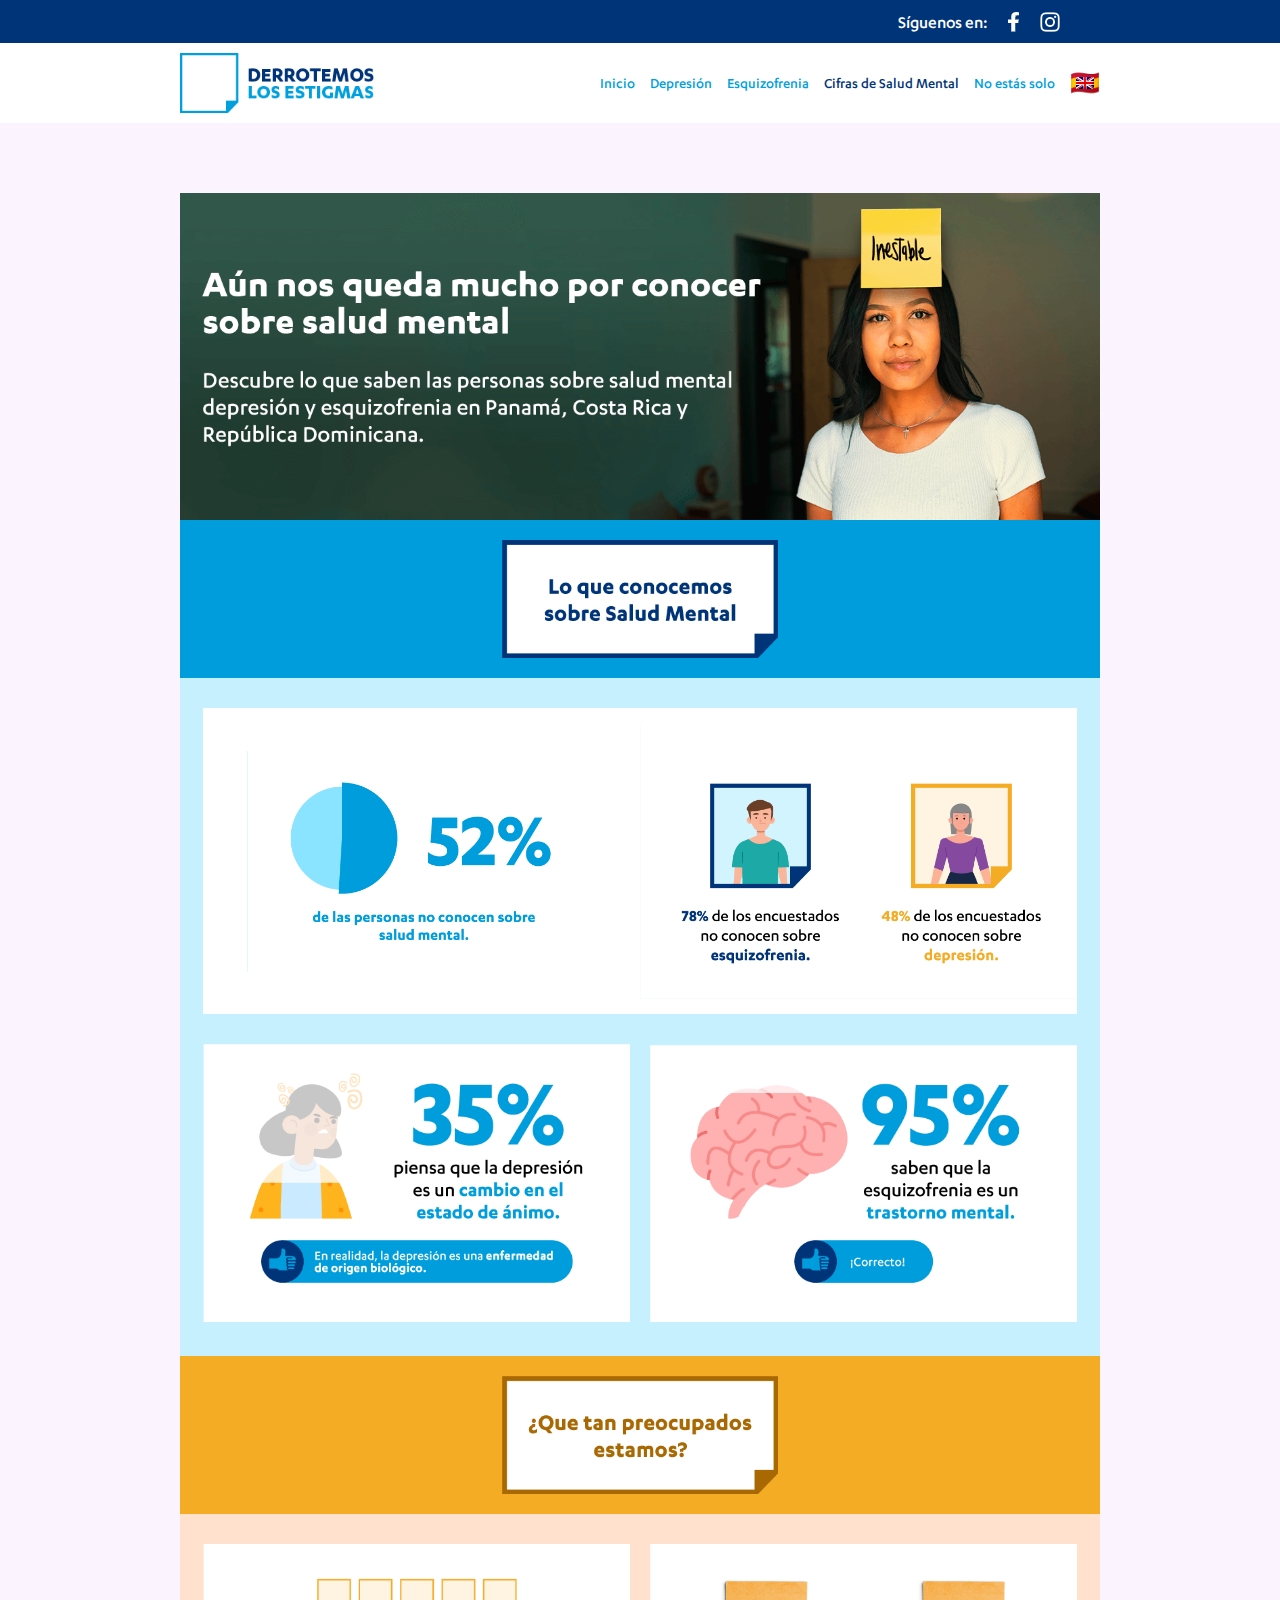
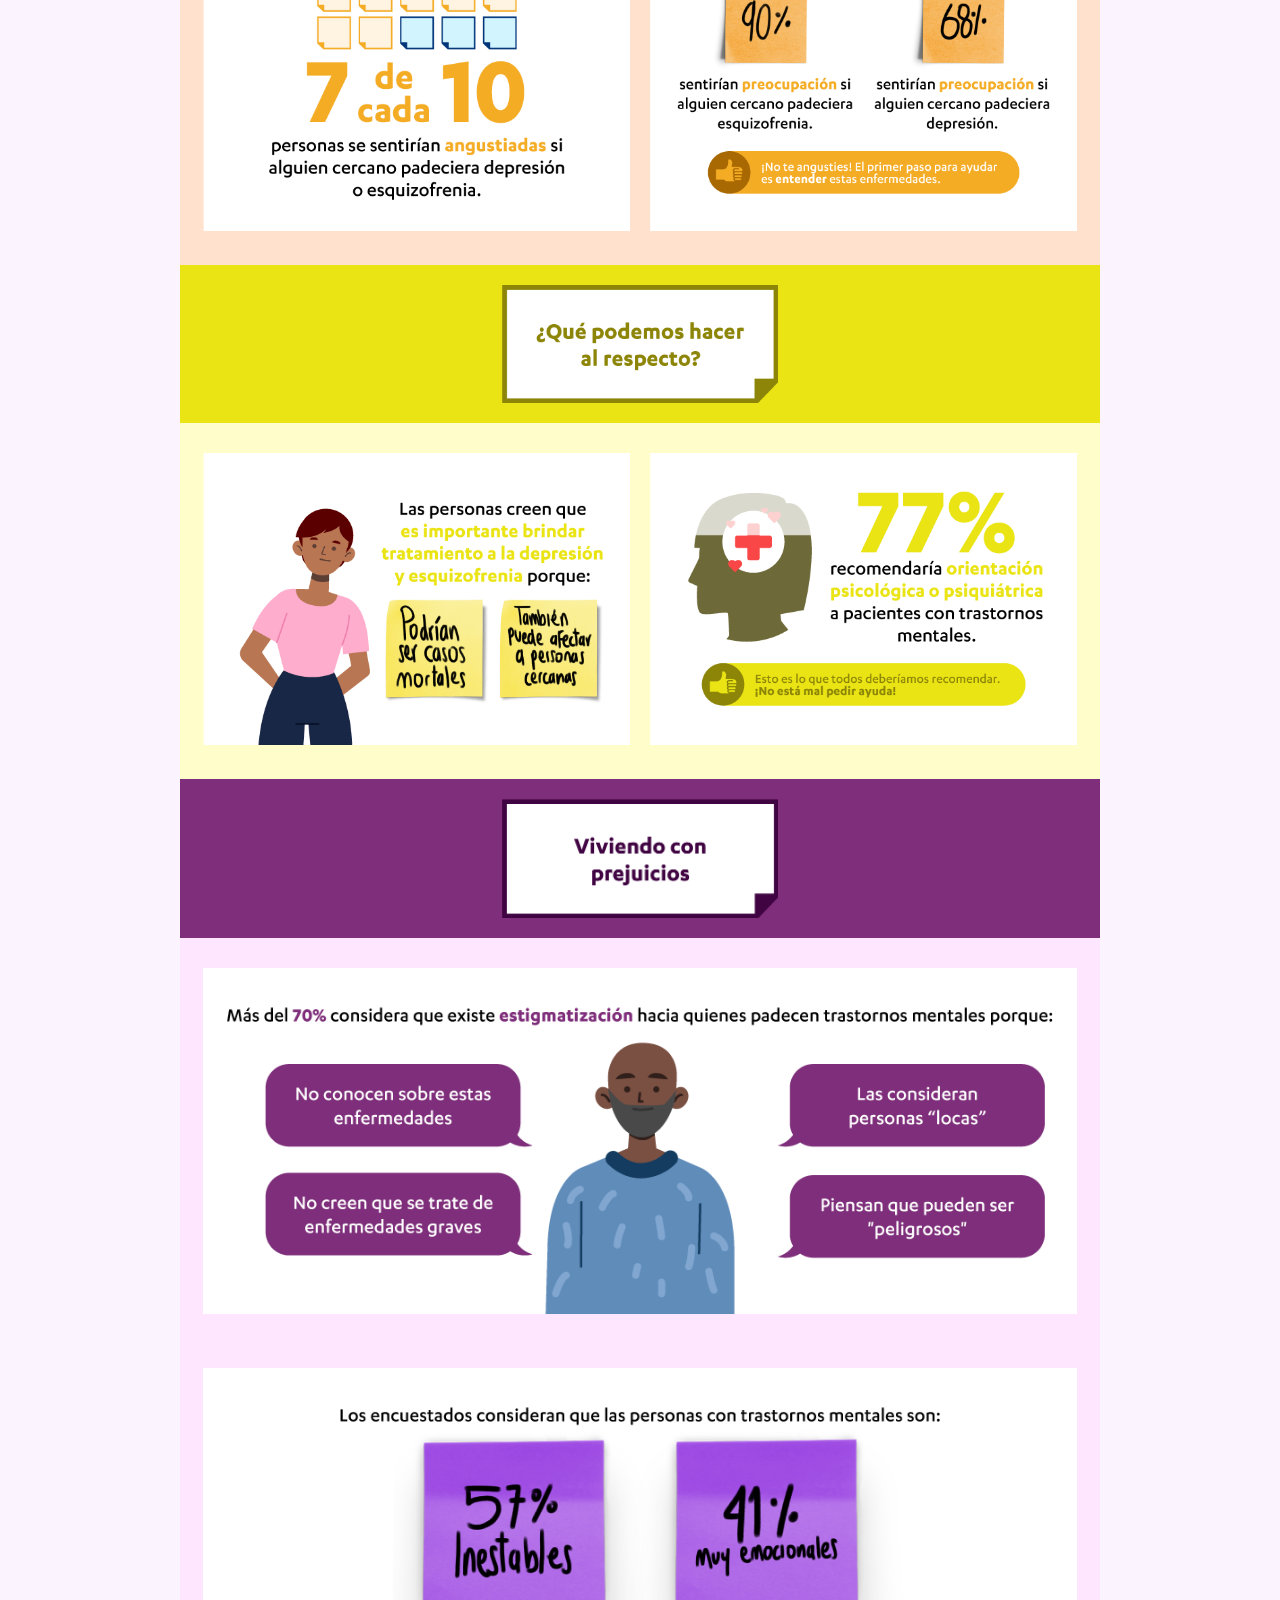
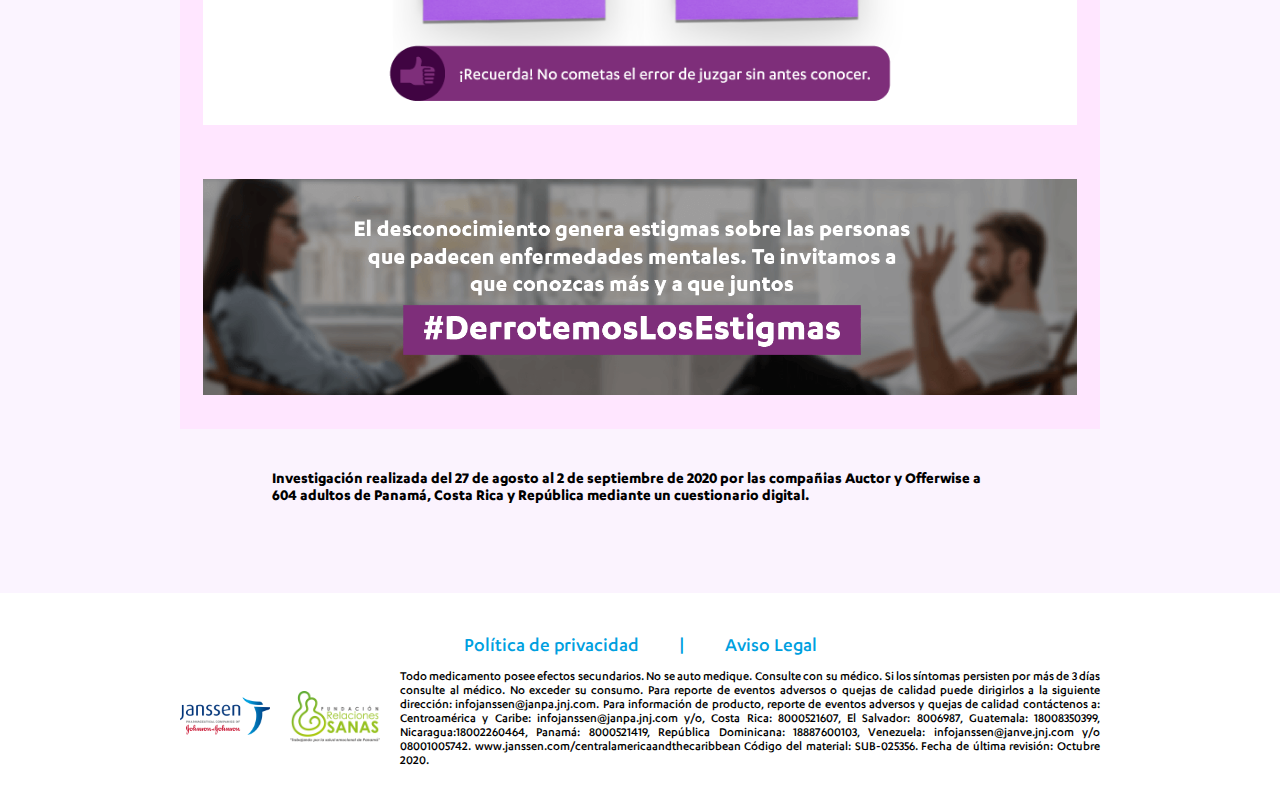
<file: cifras-de-salud-mental.html>
<!DOCTYPE html>
<html lang="es">
<head>

    <!-- METAS -->
    <meta charset="UTF-8">
    <meta name="viewport" content="width=device-width, user-scalable=no, initial-scale=1.0, maximum-scale=1.0, minimum-scale=1.0">
    <meta http-equiv="X-UA-Compatible" content="ie=edge">
	<title> Derrotemos los Estigmas | Cifra de Salud Mental </title>
	<meta name="description" content="Investigación realizada del 27 de agosto al 2 de septiembre de 2020 por las compañias Auctor y Offerwise a 604 adultos de Panamá, Costa Rica y República mediante un cuestionario digital.">
    <link rel="stylesheet" href="css/libraries/owl.carousel.min.css">


    <!-- STYLES -->
	<!-- <link rel="stylesheet" href="css/libraries/"> -->
	<link rel="stylesheet" href="css/main.css?v=1">

	<script>
		window.dataLayer = window.dataLayer || [];
		function gtag(){dataLayer.push(arguments);}
		gtag('js', new Date());

		gtag('config', 'UA-175839710-2');
	</script>
	<!-- Google Tag Manager -->
	<!-- <script>(function(w,d,s,l,i){w[l]=w[l]||[];w[l].push({'gtm.start':
	new Date().getTime(),event:'gtm.js'});var f=d.getElementsByTagName(s)[0],
	j=d.createElement(s),dl=l!='dataLayer'?'&l='+l:'';j.async=true;j.src=
	'https://www.googletagmanager.com/gtm.js?id='+i+dl;f.parentNode.insertBefore(j,f);
	})(window,document,'script','dataLayer','GTM-5SH3L72');</script> -->
	<!-- End Google Tag Manager -->

<style>html{display:none;}</style>

<script>

        if (self == top) {

                document.documentElement.style.display = 'block';

        } else {

                top.location = self.location;

        }

</script>

</head>
</head>
<body>
	<!-- Google Tag Manager (noscript) -->
	<noscript><iframe src="https://www.googletagmanager.com/ns.html?id=GTM-5SH3L72"
	height="0" width="0" style="display:none;visibility:hidden"></iframe></noscript>
	<!-- End Google Tag Manager (noscript) -->

    <!-- LOADER -->
	<div class="loader">
		<div class="loader__container">
			<svg class="loader__content" viewBox="25 25 50 50">
				<circle class="loader__circular" cx="50" cy="50" r="20" fill="none" stroke-width="2" stroke-miterlimit="10"/>
			</svg>
		</div>
	</div>
	<!-- END LOADER -->

    <!-- GENERAL CONTAINER -->
	<div class="container container--cifra">
	<!-- HEADER -->

	<header class="header">
			<div class="header-top">
				<div class="header-top__box">
					<p class="header-top__text">Síguenos en:</p>
					<div class="social">
						<a id="Lface" class="social__item">
							<img src="img/facebook-2.png" alt="" class="socialbtns__img">
						</a>
						<a id="Ligm" class="social__item" >
							<img src="img/ig.png" alt="" class="socialbtns__img">
						</a>
					</div>
				</div>
			</div>
			<div class="header__container">
				<!-- LOGO -->
				<a href="./index.html" class="logo">
					<img src="img/Logo.png" alt="" class="logo__img logo__img--mobile">
				</a>
				<!-- END LOGO -->
				<!-- NAV -->
				<nav class="nav">

					<!-- NAV LIST -->
					<ul class="nav__list">
						<!-- NAV LIST ITEM -->
						<li class="nav__list__item">
							<a href="./index.html" class="nav__list__link inicio">Inicio<svg class="w-6 h-6 nav__list__icon" fill="none" stroke="currentColor" viewBox="0 0 24 24" xmlns="http://www.w3.org/2000/svg"><path stroke-linecap="round" stroke-linejoin="round" stroke-width="2" d="M19 9l-7 7-7-7"></path></svg></a>
							<!-- SUBNAV LIST ITEM -->
							<ul class="nav__list__submenu">
								<li class="nav__list__contenedor">
									<a class="nav__list__subLink" href="./index.html#estadoMental">Un buen estado mental</a>
								</li>
								<li class="nav__list__contenedor">
									<a class="nav__list__subLink" href="./index.html#enfermedadesMentales">Las enfermedades mentales</a>
								</li>
								<li class="nav__list__contenedor">
									<a class="nav__list__subLink" href="./index.html#noEstasSolo">Recuerda que no estas solo</a>
								</li>
							</ul>
							<!-- END SUBNAV LIST ITEM -->
						</li>
						<!-- END NAV LIST ITEM -->
						<!-- NAV LIST ITEM -->
						<li class="nav__list__item">
							<a href="/depresion.html" class="nav__list__link depresion">Depresión <svg class="w-6 h-6 nav__list__icon" fill="none" stroke="currentColor" viewBox="0 0 24 24" xmlns="http://www.w3.org/2000/svg"><path stroke-linecap="round" stroke-linejoin="round" stroke-width="2" d="M19 9l-7 7-7-7"></path></svg></a>
							<!-- SUBNAV LIST ITEM -->
							<ul class="nav__list__submenu">
								<li class="nav__list__contenedor">
									<a class="nav__list__subLink" href="./depresion.html#laDepresion">La depresión no es ser aburrido</a>
								</li>
								<li class="nav__list__contenedor">
									<a class="nav__list__subLink" href="./depresion.html#dondeProviene">¿De dónde proviene la depresión?</a>
								</li>
								<li class="nav__list__contenedor">
									<a class="nav__list__subLink" href="./depresion.html#descubreSintomas">Descubre los síntomas</a>
								</li>
								<li class="nav__list__contenedor">
									<a class="nav__list__subLink" href="./depresion.html#tiposDepresion">Tipos de depresión</a>
								</li>
								<li class="nav__list__contenedor">
									<a class="nav__list__subLink" href="./depresion.html#depresionResistente">Depresión Resistente al Tratamiento</a>
								</li>
								<li class="nav__list__contenedor">
									<a class="nav__list__subLink" href="./depresion.html#depresionCifras">La depresión en cifras</a>
								</li>
							</ul>
							<!-- END SUBNAV LIST ITEM -->
						</li>
						<!-- END NAV LIST ITEM -->
						<!-- NAV LIST ITEM -->
						<li class="nav__list__item">
							<a href="./esquizofrenia.html" class="nav__list__link esquizofrenia">Esquizofrenia <svg class="w-6 h-6 nav__list__icon" fill="none" stroke="currentColor" viewBox="0 0 24 24" xmlns="http://www.w3.org/2000/svg"><path stroke-linecap="round" stroke-linejoin="round" stroke-width="2" d="M19 9l-7 7-7-7"></path></svg></a>
							<!-- SUBNAV LIST ITEM -->
							<ul class="nav__list__submenu">
								<li class="nav__list__contenedor">
									<a class="nav__list__subLink" href="./esquizofrenia.html#noEsEstarLoco">La esquizofrenia no es estar loca</a>
								</li>
								<li class="nav__list__contenedor">
									<a class="nav__list__subLink" href="./esquizofrenia.html#dondeProvieneLaEsquizofrenia">¿De dónde proviene la esquizofrenia?</a>
								</li>
								<li class="nav__list__contenedor">
									<a class="nav__list__subLink" href="./esquizofrenia.html#descubreLosSintomasEsquizofrenia">Descubre los síntomas</a>
								</li>
								<li class="nav__list__contenedor">
									<a class="nav__list__subLink" href="./esquizofrenia.html#tiposDeEsquizofrenia">Tipos de esquizofrenia</a>
								</li>
							</ul>
							<!-- END SUBNAV LIST ITEM -->
						</li>
						<!-- END NAV LIST ITEM -->
						<!-- NAV LIST ITEM -->
						<li class="nav__list__item">
							<a href="#" class="nav__list__link cifra colb strong">Cifras de Salud Mental <svg class="w-6 h-6 nav__list__icon" fill="none" stroke="currentColor" viewBox="0 0 24 24" xmlns="http://www.w3.org/2000/svg"><path stroke-linecap="round" stroke-linejoin="round" stroke-width="2" d="M19 9l-7 7-7-7"></path></svg></a>
							<!-- SUBNAV LIST ITEM -->
							<ul class="nav__list__submenu">
								<li class="nav__list__contenedor">
									<a class="nav__list__subLink" href="#salud_mental">Lo que conocemos sobre salud mental</a>
								</li>
								<li class="nav__list__contenedor">
									<a class="nav__list__subLink" href="#queTanPreocupadoEstamos">¿Qué tan preocupado estamos?</a>
								</li>
								<li class="nav__list__contenedor">
									<a class="nav__list__subLink" href="#quePodemosHacer">¿Qué podemos hacer al respecto?</a>
								</li>
								<li class="nav__list__contenedor">
									<a class="nav__list__subLink" href="#viviendoConPerjuicios">Viviendo con perjucios</a>
								</li>
							</ul>
							<!-- END SUBNAV LIST ITEM -->
						</li>
						<!-- END NAV LIST ITEM -->
						<!-- NAV LIST ITEM -->
						<li class="nav__list__item">
							<a href="./no-estas-solo.html" class="nav__list__link noEstasSolo">No estás solo <svg class="w-6 h-6 nav__list__icon" fill="none" stroke="currentColor" viewBox="0 0 24 24" xmlns="http://www.w3.org/2000/svg"><path stroke-linecap="round" stroke-linejoin="round" stroke-width="2" d="M19 9l-7 7-7-7"></path></svg></a>
							<!-- SUBNAV LIST ITEM -->
							<ul class="nav__list__submenu">
								<li class="nav__list__contenedor">
									<a class="nav__list__subLink" href="./no-estas-solo.html#noEstasSolo">Recuerda que no estás solo</a>
								</li>
								<li class="nav__list__contenedor">
									<a class="nav__list__subLink" href="./no-estas-solo.html#estamosComprometidos">Estamos comprometidos con tu salud mental</a>
								</li>
								<li class="nav__list__contenedor">
									<a class="nav__list__subLink" href="./no-estas-solo.html#construyeTuBotiquin">Construye tu botiquín emocional en tiempos de pandemia</a>
								</li>
							</ul>
							<!-- END SUBNAV LIST ITEM -->
						</li>
						<!-- END NAV LIST ITEM -->
						<!-- NAV LIST ITEM FLAG -->
						<li class="nav__list__item">
							<a class="nav__list__link language" href="./en/mental-health-figures.html">&#x1f1ea;&#x1f1f8;</a>
						</li>
						<!-- END NAV LIST ITEM FLAG-->
					</ul>
					<!-- END NAV LIST -->
				</nav>
				<!-- END NAV -->
				<!-- HAMBURGER -->
				<a href="#" class="hamburgerBtn btnHamburDesktop" id="hamburgerBtn">
					<span class="hamburgerBtn__line linea1 hamburgerBtn__line--white"></span>
					<span class="hamburgerBtn__line hamburgerBtn__line--white"></span>
					<span class="hamburgerBtn__line linea2 hamburgerBtn__line--white"></span>
				</a>
				<!-- END HAMBURGER -->
			</div>
		</header>
		<!-- HEADER -->
		<!-- MODAL -->
		<section class="modal hide" data-modal="word">
			<div class="modal__container">
				<span class="modal__close"></span>
				<!-- MODAL CONTENT -->
				<h1 class="modal__title">Alucinaciones:</h1>
				<p class="modal__text">Son percepciones en las que la persona escucha, ve o siente cosas que se originan en el interior de su propio cerebro.</p>
				<!-- END MODAL CONTENT -->
			</div>
		</section>
		<!-- END MODAL -->
		<!-- MODAL -->
		<section class="modal hide" data-modal="word1">
			<div class="modal__container">
				<span class="modal__close"></span>
				<!-- MODAL CONTENT -->
				<h1 class="modal__title">Delirios:</h1>
				<p class="modal__text">Creencias irracionales y falsas fuertemente arraigadas producidas por la incapacidad de separar las experiencias reales de las irreales.</p>
				<!-- END MODAL CONTENT -->
			</div>
		</section>
		<!-- END MODAL -->
		<!-- MODAL -->
		<section class="modal hide" data-modal="word2">
			<div class="modal__container">
				<span class="modal__close"></span>
				<!-- MODAL CONTENT -->
				<h1 class="modal__title">Epilepsia:</h1>
				<p class="modal__text">Es una enfermedad cerebral crónica caracterizada por convulsiones recurrentes y que afecta a personas de todo el mundo.</p>
				<!-- END MODAL CONTENT -->
			</div>
		</section>
		<!-- END MODAL -->
		<!-- MODAL -->
		<section class="modal hide" data-modal="word3">
			<div class="modal__container">
				<span class="modal__close"></span>
				<!-- MODAL CONTENT -->
				<h1 class="modal__title">Episodio psicótico:</h1>
				<p class="modal__text">Son trastornos mentales graves que causan ideas y percepciones anormales.</p>
				<!-- END MODAL CONTENT -->
			</div>
		</section>
		<!-- END MODAL -->
            <!-- MODAL -->
            <section class="modal hide" data-modal="reference">
                <div class="modal__container">
                    <span class="modal__close"></span>
                    <!-- MODAL CONTENT -->
                    <div class="modal__ref">
                        <h1 class="modal__title">Referencia</h1>
                        <p class="modal__text">Sitio Web Organización Mundial de la Salud. (2019). Esquizofrenia. Recuperado de <span class="collb">https://www.who.int/es/news-room/fact-sheets/detail/schizophrenia</span></p>
                        <p class="modal__textMed">Usted está siendo redirigido a otro sitio web. Si está de acuerdo, haga clic en aceptar.</p>
                        <a id="refHome1" class="btn btn--modal subH">Aceptar</a>
                    </div>
                    <!-- END MODAL CONTENT -->
                </div>
            </section>
			<!-- END MODAL -->
            <!-- MODAL -->
            <section class="modal hide" data-modal="reference1">
                <div class="modal__container">
                    <span class="modal__close"></span>
                    <!-- MODAL CONTENT -->
                    <div class="modal__ref">
                        <h1 class="modal__title">Referencia</h1>
                        <p class="modal__text">Janssen Global Versión Web. (2020). Cuatro cosas que ahora sabemos sobre la depresión resistente al tratamiento. Recuperado de <span class="collb">https://www.janssen.com/es/neuroscience/four-things-we-know-about-treatment-resistant-depression</span></p>
                        <p class="modal__textMed">Usted está siendo redirigido a otro sitio web. Si está de acuerdo, haga clic en aceptar.</p>
                        <a id="refHome1" class="btn btn--modal subH">Aceptar</a>
                    </div>
                    <!-- END MODAL CONTENT -->
                </div>
            </section>
            <!-- END MODAL -->
            <!-- MODAL -->
            <section class="modal hide" data-modal="reference2">
                <div class="modal__container">
                    <span class="modal__close"></span>
                    <!-- MODAL CONTENT -->
                    <div class="modal__ref">
                        <h1 class="modal__title">Referencia</h1>
                        <p class="modal__text">Janssen Global Versión Web. (Sin fecha). Esquizofrenia. Recuperado de <span class="collb">https://www.janssen.com/bolivia/educacion-en-salud/esquizofrenia</span></p>
                        <p class="modal__textMed">Usted está siendo redirigido a otro sitio web. si está de acuerdo, haga clic en aceptar.</p>
                        <a id="refHome1" class="btn btn--modal subH">Aceptar</a>
                    </div>
                    <!-- END MODAL CONTENT -->
                </div>
            </section>
            <!-- END MODAL -->
            <!-- MODAL -->
            <section class="modal hide" data-modal="reference3">
                <div class="modal__container">
                    <span class="modal__close"></span>
                    <!-- MODAL CONTENT -->
                    <div class="modal__ref">
                        <h1 class="modal__title">Referencia</h1>
                        <p class="modal__text">Andreasen, Liu, Ziebell, et al. (2013). Duración de la recaída, intensidad del tratamiento y pérdida de tejido cerebral en la esquizofrenia: Un estudio de resonancia magnética longitudinal. Recuperado de <span class="collb">https://www.semanticscholar.org/paper/Relapse-duration%2C-treatment-intensity%2C-and-brain-in-Andreasen-Liu/6dea880d9def60ef391869d6e7171acc6034da27?p2df</span></p>
                        <p class="modal__textMed">Usted está siendo redirigido a otro sitio web. Si está de acuerdo, haga clic en aceptar.</p>
                        <a id="refHome1" class="btn btn--modal subH">Aceptar</a>
                    </div>
                    <!-- END MODAL CONTENT -->
                </div>
            </section>
            <!-- END MODAL -->
            <!-- MODAL -->
            <section class="modal hide" data-modal="reference4">
                <div class="modal__container">
                    <span class="modal__close"></span>
                    <!-- MODAL CONTENT -->
                    <div class="modal__ref">
                        <h1 class="modal__title">Referencia</h1>
                        <p class="modal__text">Janssen Global Versión Web. (Sin fecha). Esquizofrenia. Recuperado de <span class="collb">https://www.janssen.com/bolivia/educacion-en-salud/esquizofrenia</span></p>
                        <p class="modal__textMed">Usted está siendo redirigido a otro sitio web. Si está de acuerdo, haga clic en aceptar.</p>
                        <a id="refHome1" class="btn btn--modal subH">Aceptar</a>
                    </div>
                    <!-- END MODAL CONTENT -->
                </div>
            </section>
            <!-- END MODAL -->
            <!-- MODAL -->
            <section class="modal hide" data-modal="reference5">
                <div class="modal__container">
                    <span class="modal__close"></span>
                    <!-- MODAL CONTENT -->
                    <div class="modal__ref">
                        <h1 class="modal__title">Referencia</h1>
                        <p class="modal__text">Organización Apef. (Sin fecha). Tipos de Esquizofrenia. Recuperado de <span class="collb">http://www.apef.org.ar/esquizofrenia</span></p>
                        <p class="modal__textMed">Usted está siendo redirigido a otro sitio web. Si está de acuerdo, haga clic en aceptar.</p>
                        <a id="refHome1" class="btn btn--modal subH">Aceptar</a>
                    </div>
                    <!-- END MODAL CONTENT -->
                </div>
            </section>
            <!-- END MODAL -->

		<div class="container--limit cifraLimit">
			<div class="cifraBox">
				<!-- <div class="cifraBox__responsive--desktop">
					<div class="cifraBox__container">
						<img src="./img/cifra-desktop.jpg" alt="">
					</div>
				</div> -->
				<div class="">
					<div class="cifraBox__container">
						<div class="cifraBox__box">
							<img class="cifraBox__imgDesktop" src="./img/cifra-home-1.png" alt="">
							<img class="cifraBox__imgMobile" src="./img/banner-MOBILE.jpg" alt="">
							<div class="containerpen4" style="display: none;">
								<div class="comparison">
									<figure class="figure4">
										<div class="handle"></div>
										<div class="divisor4"></div>
									</figure>
									<input type="range" min="0" max="100" value="50" class="slider">
								</div>
							</div>
						</div>
						<div class="cifraBox__box cifraBox__box--azul" id="salud_mental">
							<img class="cifraBox__img" src="./img/cifras-stiker.png" alt="">
						</div>
						<div class="cifraBox__content cifraBox__content--celeste">
							<div class="cifraBox__up">
								<div class="cifraBox__porcent">
									<img class="cifraBox__img--left" src="./img/cifra-50porciento.png" alt="">
								</div>
								<div class="cifraBox__people">
									<img class="cifraBox__person" class="cifraBox__img--people" src="./img/cifra-personas.png" alt="">
								</div>
							</div>
							<div class="cifraBox__down">
								<div class="cifraBox__person cifraBox__person--mb">
									<img class="cifraBox__img--down" src="./img/cifra-35.png" alt="">
								</div>
								<div class="cifraBox__person">
									<img class="cifraBox__img--down" src="./img/cifra-95.png" alt="">
								</div>
							</div>
						</div>
						<div class="cifraBox__box cifraBox__box--mostaza" id="queTanPreocupadoEstamos">
							<img class="cifraBox__img" src="./img/cifras-stiker2.png" alt="">
						</div>
						<div class="cifraBox__content cifraBox__content--mostaza">
							<div class="cifraBox__down cifraBox__down--mt">
								<div class="cifraBox__person cifraBox__person--mb">
									<img class="cifraBox__img--down" src="./img/cifra_7decada10.png" alt="">
								</div>
								<div class="cifraBox__person">
									<img class="cifraBox__img--down" src="./img/cifra_90porciento.png" alt="">
								</div>
							</div>
						</div>
						<div class="cifraBox__box cifraBox__box--yellow" id="quePodemosHacer">
							<img class="cifraBox__img" src="./img/cifras-stiker3.png" alt="">
						</div>
						<div class="cifraBox__content cifraBox__content--yellow">
							<div class="cifraBox__down cifraBox__down--mt">
								<div class="cifraBox__person cifraBox__person--mb">
									<img class="cifraBox__img--down" src="./img/cifra_lasPersonasCreen.png" alt="">
								</div>
								<div class="cifraBox__person">
									<img class="cifraBox__img--down" src="./img/cifra_77porciento.png" alt="">
								</div>
							</div>
						</div>
						<div class="cifraBox__box cifra__box--purple" id="viviendoConPerjuicios">
							<img class="cifraBox__img" src="./img/cifras-stiker4.png" alt="">
						</div>
						<div class="cifraBox__content cifraBox__content--purple">
							<div class="cifraBox__down cifraBox__down--mt cifraBox__down--wrap">
								<div class="cifraBox__person cifraBox__full">
									<!-- <img class="cifraBox__img--down" src="./img/cifra_seccionPurple1.png" alt=""> -->
									<img class="cifraBox__img--down" src="./img/cifra_seccionPurple1-mobile.png" alt="">
								</div>
								<div class="cifraBox__person cifraBox__full">
									<!-- <img class="cifraBox__img--down" src="./img/cifra_seccionPurple2.png" alt=""> -->
									<img class="cifraBox__img--down" src="./img/cifra__seccionPurple2-mobile.png" alt="">
								</div>
								<div class="cifraBox__person cifraBox__full cifraBox__full--small">
									<img class="cifraBox__img--down" src="./img/cifra_seccionPurple3.png" alt="">
								</div>
							</div>
						</div>
						<div class="cifraBox__content cifraBox__content--transparent cifraBox__text">
							<p class="ftBold">Investigación realizada del 27 de agosto al 2 de septiembre de 2020 por las compañias Auctor y Offerwise a 604 adultos de Panamá, Costa Rica y República mediante un cuestionario digital.</p>
						</div>
					</div>
				</div>
		<!-- END FOOTER -->
	</div>
	</div>
	<!-- FOOTER -->
	<footer class="footer">
		<div class="footer__container">
			<nav class="footer__nav">
				<!-- NAV LIST -->
				<ul class="footer__top">
					<!-- NAV LIST ITEM -->
					<li class="footer__top__item">
						<a href="terminos.html" class="footer__top__link">Política de privacidad</a>
					</li>
					<!-- END NAV LIST ITEM -->
					<!-- NAV LIST ITEM -->
					<li class="footer__top__item">
						<a href="#" class="footer__top__link">|</a>
					</li>
					<!-- END NAV LIST ITEM -->
					<!-- NAV LIST ITEM -->
					<li class="footer__top__item">
						<a href="aviso.html" class="footer__top__link">Aviso Legal</a>
					</li>
					<!-- END NAV LIST ITEM -->

				</ul>
				<!-- END NAV LIST -->
			</nav>
			<div class="footer__bottom">
					<a href="#" class="footer__bottom__logo">
						<img src="img/logofoo.png" alt="" class="footer__bottom__logo__img">
					</a>
					<a href="#" class="footer__bottom__logo">
						<img src="img/logofoo2.png" alt="" class="footer__bottom__logo__img">
					</a>
					<div >
						<p class="footer__bottom__text">Todo medicamento posee efectos secundarios. No se auto medique. Consulte con su médico. Si los síntomas persisten por más de 3 días consulte al médico. No exceder su consumo. Para reporte de eventos adversos o quejas de calidad puede dirigirlos a la siguiente dirección: infojanssen@janpa.jnj.com. Para información de producto, reporte de eventos adversos y quejas de calidad contáctenos a: Centroamérica y Caribe: infojanssen@janpa.jnj.com y/o, Costa Rica: 8000521607, El Salvador: 8006987, Guatemala: 18008350399, Nicaragua:18002260464, Panamá: 8000521419, República Dominicana: 18887600103, Venezuela: infojanssen@janve.jnj.com y/o 08001005742. www.janssen.com/centralamericaandthecaribbean Código del material: SUB-025356. Fecha de última revisión: Octubre 2020.</p>
					</div>
			</div>
		</div>
	</footer>
	<!-- END GENERAL CONTAINER -->

	<!-- SCRITPS -->
	<!-- <script src="js/libraries/ie11-custom-properties.js"></script> -->
	<!-- <script src="js/libraries/"></script> -->
	<script src="https://cdnjs.cloudflare.com/ajax/libs/jquery/3.5.1/jquery.min.js"></script>
	<!-- <script src="https://cdnjs.cloudflare.com/ajax/libs/animate.css/4.1.1/animate+
        .min.css"></script> -->
	<!-- <script src="js/libraries/owl.carousel.min.js"></script> -->
	<script src="js/app2.js?v=1"></script>
	<script src="js/app.js?v=1"></script>

</body>
</html>
</file>
<file: css/main.css>
:root {
  --color-black: #000;
  --color-lBlack: #292929;
  --color-white: #fff;
  --color-lGray: #dfdfdf;
  --color-red: #ff0000;
  --color-success: #219c3e;
  --color-warning: #d66519;
  --color-information: #2476ce;
}
.row {
  margin-right: 0;
  margin-left: 0;
}
.container,
.container-fluid {
  padding-right: 0;
  padding-left: 0;
}
@font-face {
  font-family: karbon-bold;
  src: url(../fonts/Karbon-Bold.eot?#iefix) format("embedded-opentype"),
    url(../fonts/Karbon-Bold.otf) format("opentype"),
    url(../fonts/Karbon-Bold.woff) format("woff"),
    url(../fonts/Karbon-Bold.ttf) format("truetype"),
    url(../fonts/Karbon-Bold.svg#Karbon-Bold) format("svg");
  font-weight: 400;
  font-style: normal;
}
@font-face {
  font-family: karbon-medium;
  src: url(../fonts/karbon-medium-webfont.eot?#iefix)
      format("embedded-opentype"),
    url(../fonts/karbon-medium-webfont.otf) format("opentype"),
    url(../fonts/karbon-medium-webfont.woff) format("woff"),
    url(../fonts/karbon-medium-webfont.ttf) format("truetype"),
    url(../fonts/karbon-medium-webfont.svg#karbon-medium-webfont) format("svg");
  font-weight: 400;
  font-style: normal;
}
*,
::after,
::before,
body,
body *,
html {
  box-sizing: border-box;
  padding: 0;
  margin: 0;
  scroll-behavior: smooth;
}
body,
h1,
h2,
h3,
h4,
h5,
h6,
html,
p {
  font-family: arial, sans-serif;
  font-size: 16px;
  font-weight: 400;
}
img {
  display: inline-block;
  max-width: 100%;
}
a {
  outline: 0;
  text-decoration: none;
  cursor: pointer;
}
a:hover {
  text-decoration: none;
}
ol,
ul {
  padding: 0;
  margin: 0;
  list-style: none;
}
a:focus,
input:focus,
textarea:focus {
  outline: 0;
}
picture {
  line-height: 0;
}
iframe[sandbox] {
  transform: scale(1) !important;
}
a[href^="tel"] {
  color: inherit;
  text-decoration: none;
}
.clear-b::after,
.clear-b::before {
  content: "";
  display: table;
  clear: both;
  width: 100%;
}
@-webkit-keyframes rotate {
  from {
    transform: rotate(0);
  }
  to {
    transform: rotate(360deg);
  }
}
@keyframes rotate {
  from {
    transform: rotate(0);
  }
  to {
    transform: rotate(360deg);
  }
}
@-webkit-keyframes dashLoader {
  0% {
    stroke-dasharray: 1, 200;
    stroke-dashoffset: 0;
  }
  50% {
    stroke-dasharray: 89, 200;
    stroke-dashoffset: -35px;
  }
  100% {
    stroke-dasharray: 89, 200;
    stroke-dashoffset: -124px;
  }
}
@keyframes dashLoader {
  0% {
    stroke-dasharray: 1, 200;
    stroke-dashoffset: 0;
  }
  50% {
    stroke-dasharray: 89, 200;
    stroke-dashoffset: -35px;
  }
  100% {
    stroke-dasharray: 89, 200;
    stroke-dashoffset: -124px;
  }
}
@-webkit-keyframes arrow {
  0% {
    transform: translate(0, 0);
  }
  50% {
    transform: translate(0, -5px);
  }
  100% {
    transform: translate(0, 0);
  }
}
@keyframes arrow {
  0% {
    transform: translate(0, 0);
  }
  50% {
    transform: translate(0, -5px);
  }
  100% {
    transform: translate(0, 0);
  }
}
@-webkit-keyframes bg {
  0% {
    background: red;
    background: var(--demo-bg-1);
  }
  50% {
    background: purple;
    background: var(--demo-bg-2);
  }
  100% {
    background: green;
    background: var(--demo-bg-3);
  }
}
@keyframes bg {
  0% {
    background: red;
    background: var(--demo-bg-1);
  }
  50% {
    background: purple;
    background: var(--demo-bg-2);
  }
  100% {
    background: green;
    background: var(--demo-bg-3);
  }
}
.ftBold {
  font-family: karbon-bold, arial, sans-serif !important;
}
.title {
  font-size: 1.5rem;
}
.text {
  font-size: 1rem;
}
.fz16 {
  font-size: 1rem;
}
.fz15 {
  font-size: 0.9375rem;
}
.fz14 {
  font-size: 0.875rem;
}
.black {
  color: #000;
}
.white {
  color: #fff;
}
.xlOrange2 {
  color: #e09102 !important;
}
.taL {
  text-align: left !important;
}
.taC {
  text-align: center !important;
}
.taR {
  text-align: right !important;
}
.taJ {
  text-align: justify !important;
}
@media only screen and (max-width: 767px) {
  .taML {
    text-align: left !important;
  }
  .taMC {
    text-align: center !important;
  }
  .taMR {
    text-align: right !important;
  }
  .taMJ {
    text-align: justify !important;
  }
}
.tdU {
  text-decoration: underline;
}
.tdN {
  text-decoration: none;
}
@media only screen and (max-width: 767px) {
  .tdMU {
    text-decoration: underline;
  }
  .tdMN {
    text-decoration: none;
  }
}
.ttU {
  text-transform: uppercase;
}
.ttL {
  text-transform: lowercase;
}
@media only screen and (max-width: 767px) {
  .ttMU {
    text-transform: uppercase;
  }
  .ttML {
    text-transform: lowercase;
  }
}
.pLink {
  cursor: pointer;
}
.form__checkbox,
.form__radio {
  display: block;
  width: 1px;
  height: 1px;
  opacity: 0;
  position: absolute;
}
.miniTab__nav__img::after,
.miniTab__nav__img::before {
  margin: auto;
  top: 0;
  right: 0;
  bottom: 0;
  left: 0;
}
.bigBox__title,
.soloBox__title {
  width: 100%;
  font-size: 3.125rem;
}
.bigBox__title--center{
  text-align: center !important;
  text-align-last: center;
}
@media only screen and (max-width: 1370px) {
  .bigBox__title,
  .soloBox__title {
    font-size: 2.75rem;
  }
}
@media only screen and (max-width: 991px) {
  .bigBox__title,
  .soloBox__title {
    font-size: 2.25rem;
  }
}
.bigBox__subtitle,
.soloBox__content__title,
.soloBox__text,
.squareBox__title {
  width: 100%;
  font-size: 1.875rem;
}
@media only screen and (max-width: 1370px) {
  .bigBox__subtitle,
  .soloBox__content__title,
  .soloBox__text,
  .squareBox__title {
    font-size: 1.5625rem;
  }
}
@media only screen and (max-width: 991px) {
  .bigBox__subtitle,
  .soloBox__content__title,
  .soloBox__text,
  .squareBox__title {
    font-size: 1.375rem;
  }
}
.bigBox__text,
.soloBox__content__text,
.soloBox__logo__text,
.soloBox__logo__title {
  width: 100%;
  font-size: 1.5625rem;
}
@media only screen and (max-width: 1370px) {
  .bigBox__text,
  .soloBox__content__text,
  .soloBox__logo__text,
  .soloBox__logo__title {
    font-size: 1.375rem;
  }
}
@media only screen and (max-width: 991px) {
  .bigBox__text,
  .soloBox__content__text,
  .soloBox__logo__text,
  .soloBox__logo__title {
    font-size: 1.25rem;
  }
}
.bigBox__text--s {
  width: 100%;
  font-size: 1.375rem;
}
@media only screen and (max-width: 1370px) {
  .bigBox__text--s {
    font-size: 1.25rem;
  }
}
@media only screen and (max-width: 991px) {
  .bigBox__text--s {
    font-size: 1.125rem;
  }
}
.hide {
  opacity: 0 !important;
  pointer-events: none !important;
  transition: all 0.5s ease;
}
.hidden {
  display: none !important;
}
.disabled {
  opacity: 0.5;
  pointer-events: none;
}
.waves {
  position: relative;
}
.noClick {
  pointer-events: none;
}
.noScroll {
  overflow: hidden;
}
.demo {
  font-family: Arial, Helvetica, sans-serif;
  padding: 10px;
}
.demo__box {
  width: 100%;
  padding: 10px;
  margin-bottom: 10px;
  background: #ffefd5;
}
.demo__title {
  margin-bottom: 10px;
  font-size: 1.375rem;
  font-weight: 700;
}
.demo__desc {
  margin-bottom: 10px;
  font-size: 1rem;
}
.demo__iframe {
  max-height: 300px;
  margin-left: -10px;
  transform: scale(1) !important;
}
.demo__list {
  padding-left: 20px;
  margin-bottom: 10px;
  list-style-type: disc;
}
.demo__list__item {
  margin-bottom: 5px;
  font-size: 1rem;
}
:root {
  --demo-bg-1: red;
  --demo-bg-2: purple;
  --demo-bg-3: green;
}
.demoBox {
  display: flex;
  justify-content: center;
  align-items: center;
  align-content: center;
  flex-wrap: wrap;
}
.demoBox__square {
  width: 80px;
  height: 80px;
  margin: 5px;
  -webkit-animation: bg 5s ease infinite;
  animation: bg 5s ease infinite;
  transition: all 0.5s ease;
}
.demoBox__square--orange {
  --demo-bg-2: orange;
}
.demoBox__square--black {
  --demo-bg-2: black;
}
.demoBox__square--blue {
  --demo-bg-1: blue;
}
.loader {
  display: flex;
  justify-content: center;
  align-items: center;
  align-content: center;
  flex-wrap: wrap;
  width: 100vw;
  height: 100vh;
  background: #00a0df;
  position: fixed;
  top: 0;
  left: 0;
  transition: all 1s ease;
  z-index: 3500;
}
.loader__container {
  width: 100px;
  margin: 0 auto;
  position: relative;
}
.loader__content {
  width: 100%;
  transform-origin: center;
  -webkit-animation: rotate 20s linear infinite;
  animation: rotate 20s linear infinite;
}
.loader__circular {
  stroke: #fff;
  stroke-dasharray: 1, 200;
  stroke-dashoffset: 0;
  stroke-linecap: round;
  -webkit-animation: dashLoader 1.5s ease-in-out infinite;
  animation: dashLoader 1.5s ease-in-out infinite;
}
.loader__circular:nth-of-type(2) {
  -webkit-animation-delay: 0.3s;
  animation-delay: 0.3s;
}
.loader__circular:nth-of-type(3) {
  -webkit-animation-delay: 0.6s;
  animation-delay: 0.6s;
}
.loader--one .loader__circular:nth-child(n + 2) {
  display: none;
}
.loader.hide .loader__circular,
.loader.hide .loader__content {
  -webkit-animation-play-state: paused;
  animation-play-state: paused;
}
.alert {
  display: flex;
  justify-content: center;
  align-items: center;
  align-content: center;
  flex-wrap: wrap;
  width: 100%;
  height: 100vh;
  background: brown;
  position: fixed;
  top: 0;
  left: 0;
  z-index: +1;
}
.modal {
  display: flex;
  justify-content: center;
  align-items: center;
  align-content: center;
  flex-wrap: wrap;
  width: 100vw;
  height: 100vh;
  background: rgba(0, 0, 0, 0.5);
  position: fixed;
  top: 0;
  left: 0;
  transition: all 0.5s ease;
  z-index: 3000;
}
.modal__container {
  display: flex;
  justify-content: center;
  align-items: center;
  align-content: center;
  flex-wrap: wrap;
  width: 100%;
  max-width: 825px;
  height: auto;
  min-height: 210px;
  max-height: 550px;
  padding: 10px;
  font-size: 0.9375rem;
  text-align: center;
  background: #fff;
  position: relative;
}
@media only screen and (max-width: 991px) {
  .modal__container {
    max-width: 500px;
  }
}
@media only screen and (max-width: 767px) {
  .modal__container {
    max-width: 300px;
  }
}
@media only screen and (max-width: 360px) {
  .modal__container {
    max-width: 260px;
  }
}
.modal__content {
  height: 400px;
  overflow-y: auto;
}
.modal__title {
  width: 100%;
  color: #00a0df;
  font-family: karbon-bold, arial, sans-serif;
  font-size: 1.375rem;
  margin-bottom: 40px;
}
@media only screen and (max-width: 991px) {
  .modal__title {
    font-size: 1.1875rem;
  }
}
.modal__text,
.modal__textMed {
  width: 100%;
  color: #000;
  font-family: karbon-medium, arial, sans-serif;
  font-size: 1.25rem;
  margin-bottom: 20px;
  word-wrap: break-word;
}
@media only screen and (max-width: 991px) {
  .modal__text,
  .modal__textMed {
    font-size: 0.9375rem;
  }
}
.modal__textMed {
  padding: 0 100px;
}
@media only screen and (max-width: 991px) {
  .modal__textMed {
    padding: 0;
  }
}
.modal__close {
  display: flex;
  justify-content: center;
  align-items: center;
  align-content: center;
  flex-wrap: wrap;
  width: 20px;
  height: 20px;
  position: absolute;
  top: 10px;
  right: 10px;
  border-radius: 50%;
  background: url(../img/x.png) no-repeat center;
  border: 2px solid;
  padding: 12px;
  cursor: pointer;
  z-index: +10;
}
.modal__ref {
  padding: 50px 100px;
  width: 100%;
  display: flex;
  justify-content: center;
  align-items: center;
  align-content: center;
  flex-wrap: wrap;
}
@media only screen and (max-width: 991px) {
  .modal__ref {
    padding: 20px;
  }
}
.strong {
  font-weight: bold;
}
.bigBox {
  width: 100%;
  padding: 70px 0;
  margin-left: auto;
  margin-right: auto;
}
.bigBox__title {
  font-family: karbon-bold, arial, sans-serif;
  text-align: center;
  color: #fda607;
  word-spacing: 5px;
  line-height: 1;
}
.bigBox__subtitle {
  font-family: karbon-bold, arial, sans-serif;
  color: #fda607;
  text-align: center;
  word-spacing: 5px;
}
.bigBox__text {
  font-family: karbon-medium, arial, sans-serif;
  text-align: center;
}
.squareBox {
  display: flex;
  justify-content: center;
  align-items: center;
  align-content: center;
  flex-wrap: wrap;
  width: calc(100% / 4);
  height: auto;
  min-height: 300px;
  padding: 60px 20px 80px;
  color: #fff;
  position: relative;
  transform: scale(1);
  transition: all 0.5s ease;
  z-index: 1;
}
.squareBox:nth-of-type(odd) {
  background: #fda607;
  height: 0;
}
.squareBox:nth-of-type(even) {
  background: #e09102;
}
.squareBox::before {
  display: block;
  content: "";
  width: 25px;
  height: 25px;
  margin: auto;
  background: url(../img/icons/arrow.svg) no-repeat center;
  background-size: contain;
  background-attachment: initial;
  position: absolute;
  left: 0;
  right: 0;
  bottom: 28px;
}
@media only screen and (max-width: 767px) {
  .squareBox {
    width: calc(100% / 2);
    min-height: 250px;
  }
  .squareBox:nth-of-type(1),
  .squareBox:nth-of-type(4) {
    background: #fda607;
  }
  .squareBox:nth-of-type(2),
  .squareBox:nth-of-type(3) {
    background: #e09102;
  }
}
@media only screen and (max-width: 480px) {
  .squareBox {
    width: 100%;
    min-height: 150px;
    padding: 40px 20px 30px;
  }
  .squareBox:nth-of-type(odd) {
    background: #fda607;
  }
  .squareBox:nth-of-type(even) {
    background: #e09102;
  }
  .squareBox::before {
    order: 1;
    margin-top: 15px;
    position: static;
  }
}
.squareBox:hover {
  background: #c14a02;
  transform: scale(1.025);
  z-index: +2;
}
.squareBox__title {
  width: 100%;
  font-family: karbon-medium, arial, sans-serif;
  text-align: center;
  color: #fff;
  line-height: 1;
}
.homeBoxVideo {
  width: 100%;
  display: flex;
  justify-content: center;
  align-items: center;
  align-content: center;
  flex-wrap: wrap;
  margin-top: 100px;
  margin-bottom: 50px;
  position: relative;
}
@media only screen and (max-width: 991px) {
  .homeBoxVideo {
    margin-top: 70px;
    margin-bottom: 40px;
  }
}
.homeBoxVideo__bg {
  display: flex;
  justify-content: center;
  width: 100%;
}
.homeBoxVideo__videoBox {
  width: 100%;
  max-width: 1360px;
  height: 545px;
}
@media only screen and (max-width: 991px) {
  .homeBoxVideo__videoBox {
    height: 340px;
  }
}
.homeBoxVideo__post-it {
  position: absolute;
  top: -75px;
  left: -137px;
  max-width: 275px;
}
@media only screen and (max-width: 991px) {
  .homeBoxVideo__post-it {
    top: -48px;
    left: -35px;
    max-width: 150px;
  }
}
@media only screen and (max-width: 767px) {
  .homeBoxVideo__post-it {
    top: -35px;
    left: -19px;
    max-width: 100px;
  }
}
.homeBoxVideo__post-it2 {
  position: absolute;
  top: 55%;
  max-width: 214px;
  right: -169px;
}
@media only screen and (max-width: 991px) {
  .homeBoxVideo__post-it2 {
    top: 50%;
    right: -45px;
    max-width: 150px;
  }
}
@media only screen and (max-width: 767px) {
  .homeBoxVideo__post-it2 {
    top: 50%;
    right: -18px;
    max-width: 100px;
  }
}
.homeBoxTrans {
  width: 100%;
  margin: 30px 0;
  display: flex;
  justify-content: center;
  align-items: center;
  align-content: center;
  flex-wrap: wrap;
}
.homeBoxTrans__container {
  display: flex;
  justify-content: center;
  align-items: center;
  align-content: center;
  flex-wrap: wrap;
  max-width: 1357px;
}
.homeBoxTrans__title {
  font-size: 3.0625rem;
  padding: 15px 0;
  font-family: karbon-bold, arial, sans-serif;
  color: #00a0df;
  text-align: center;
}
@media only screen and (max-width: 1370px) {
  .homeBoxTrans__title {
    font-size: 2.8125rem;
  }
}
@media only screen and (max-width: 991px) {
  .homeBoxTrans__title {
    font-size: 2.5rem;
  }
}
@media only screen and (max-width: 767px) {
  .homeBoxTrans__title {
    font-size: 1.875rem;
  }
}
.homeBoxTrans__text {
  font-size: 1.875rem;
  padding: 20px 0;
  text-align: justify;
  line-height: 35px;
  -moz-text-align-last: left;
  text-align-last: left;
  font-family: karbon-medium, arial, sans-serif;
}
.homeBoxTrans__text--center{
  text-align: center;
  -moz-text-align-last: center;
  text-align-last: center;
}
@media only screen and (max-width: 1370px) {
  .homeBoxTrans__text {
    font-size: 1.5625rem;
  }
}
@media only screen and (max-width: 991px) {
  .homeBoxTrans__text {
    line-height: 25px;
    font-size: 1.375rem;
  }
}
@media only screen and (max-width: 767px) {
  .homeBoxTrans__text {
    font-size: 1.25rem;
  }
}
.homeBoxTrans__btns {
  width: 100%;
  display: flex;
  justify-content: center;
  align-items: center;
  align-content: center;
  flex-wrap: wrap;
  margin: 20px 0;
}
.homeBoxEnf {
  width: 100%;
  margin: 70px 0;
  display: flex;
  justify-content: center;
  align-items: center;
  align-content: center;
  flex-wrap: wrap;
}
@media only screen and (max-width: 991px) {
  .homeBoxEnf {
    margin: 50px 0;
  }
}
.homeBoxEnf__container {
  display: flex;
  justify-content: center;
  align-items: flex-start;
  align-content: flex-start;
  flex-wrap: wrap;
  max-width: 1357px;
}
.homeBoxEnf__container__left {
  width: 40%;
  position: relative;
}
@media only screen and (max-width: 1370px) {
  .homeBoxEnf__container__left {
    padding: 20px;
  }
}
@media only screen and (max-width: 991px) {
  .homeBoxEnf__container__left {
    width: 100%;
    padding-top: 0;
  }
}
.homeBoxEnf__container__right {
  width: 60%;
}
@media only screen and (max-width: 991px) {
  .homeBoxEnf__container__right {
    width: 100%;
  }
}
.homeBoxEnf__container__bg {
  display: flex;
  justify-content: center;
  width: 100%;
}
.homeBoxEnf__title {
  font-size: 3.0625rem;
  margin-bottom: 30px;
  font-family: karbon-bold, arial, sans-serif;
  color: #003479;
  text-align: center;
  padding: 0 100px;
}
@media only screen and (max-width: 1370px) {
  .homeBoxEnf__title {
    font-size: 2.8125rem;
  }
}
@media only screen and (max-width: 991px) {
  .homeBoxEnf__title {
    font-size: 2.5rem;
    padding: 0 10px;
  }
}
@media only screen and (max-width: 767px) {
  .homeBoxEnf__title {
    font-size: 1.875rem;
  }
}
.homeBoxEnf__post-it {
  padding: 20px 35px 20px 35px;
  -o-object-fit: contain;
  object-fit: contain;
}
@media only screen and (max-width: 1370px) {
  .homeBoxEnf__post-it {
    padding: 20px 35px;
    margin: 35px 0;
  }
}
@media only screen and (max-width: 1580px) {
  .homeBoxEnf__post-it {
    -o-object-fit: contain;
    object-fit: contain;
    padding: 20px;
  }
}
@media only screen and (max-width: 1909px) {
  .homeBoxEnf__post-it {
    -o-object-fit: contain;
    object-fit: contain;
  }
}
@media only screen and (max-width: 360px) {
  .homeBoxEnf__post-it {
    padding: 0;
  }
}
.homeBoxEnf__box {
  width: 100%;
}
.homeBoxEnf__box__img {
  padding: 15px;
}
.homeBoxEnf__box__imgPath {
  fill: red;
}
.homeBoxContac {
  width: 100%;
  margin: 70px 0 0 0;
  background: #c7f0ff;
}
.homeBoxContac__container {
  display: flex;
  justify-content: center;
  align-items: center;
  align-content: center;
  flex-wrap: wrap;
  max-width: 1730px;
  padding-left: 220px;
  padding-right: 220px;
  margin-left: auto;
  margin-right: auto;
  padding-top: 60px;
  padding-bottom: 60px;
  position: relative;
}
@media only screen and (max-width: 1370px) {
  .homeBoxContac__container {
    padding-left: 180px;
    padding-right: 180px;
  }
}
@media only screen and (max-width: 991px) {
  .homeBoxContac__container {
    padding-left: 40px;
    padding-right: 40px;
    padding-top: 100px;
    padding-bottom: 30px;
  }
}
@media only screen and (max-width: 767px) {
  .homeBoxContac__container {
    padding-top: 70px;
  }
}
.homeBoxContac__title {
  font-size: 3.0625rem;
  padding: 20px 0;
  font-family: karbon-bold, arial, sans-serif;
  color: #00a0df;
  text-align: center;
}
@media only screen and (max-width: 1370px) {
  .homeBoxContac__title {
    font-size: 2.8125rem;
  }
}
@media only screen and (max-width: 991px) {
  .homeBoxContac__title {
    font-size: 2.5rem;
  }
}
.homeBoxContac__text {
  font-size: 1.875rem;
  padding: 20px 0;
  text-align: center;
  font-family: karbon-medium, arial, sans-serif;
}
@media only screen and (max-width: 1370px) {
  .homeBoxContac__text {
    font-size: 1.25rem;
  }
}
@media only screen and (max-width: 991px) {
  .homeBoxContac__text {
    font-size: 1.125rem;
  }
}
.homeBoxContac__post-it {
  position: absolute;
  top: -65px;
  left: 210px;
  max-width: 180px;
}
@media only screen and (max-width: 1370px) {
  .homeBoxContac__post-it {
    left: 170px;
    max-width: 170px;
  }
}
@media only screen and (max-width: 767px) {
  .homeBoxContac__post-it {
    left: 0;
    right: 0;
    margin: auto;
    top: -55px;
    max-width: 100px;
  }
}
.homeBoxContac__logoBox {
  display: flex;
  justify-content: center;
  align-items: center;
  align-content: center;
  flex-wrap: nowrap;
  width: 100%;
}
.homeBoxContac__logoBox__bg {
  display: flex;
  justify-content: center;
  align-items: center;
  align-content: center;
  flex-wrap: wrap;
  width: 100%;
  height: auto;
  margin: 40px;
}
@media only screen and (max-width: 1370px) {
  .homeBoxContac__logoBox__bg {
    width: 195px;
  }
}
.soloBox {
  width: 100%;
  padding: 70px 0;
}
@media only screen and (max-width: 991px) {
  .soloBox {
    padding: 50px 0;
  }
}
@media only screen and (max-width: 480px) {
  .soloBox {
    padding: 0;
  }
}
.soloBox__container {
  display: flex;
  justify-content: center;
  align-items: center;
  align-content: center;
  flex-wrap: wrap;
  max-width: 1357px;
}
.soloBox__title {
  padding: 20px 0;
  font-family: karbon-bold, arial, sans-serif;
  color: #fda607;
  text-align: center;
}
.soloBox__text {
  padding: 20px 0;
  text-align: center;
  font-family: karbon-medium, arial, sans-serif;
}

.soloBox__content {
  display: flex;
  position: relative;
  margin: 30px 0;
}
@media only screen and (max-width: 767px) {
  .soloBox__content {
    flex-wrap: wrap;
  }
}
.soloBox__content__left,
.soloBox__content__right {
  width: 50%;
  padding: 50px;
}
@media only screen and (max-width: 1370px) {
  .soloBox__content__left,
  .soloBox__content__right {
    padding: 10px 28px;
  }
}
@media only screen and (max-width: 767px) {
  .soloBox__content__left,
  .soloBox__content__right {
    width: 100%;
    padding: 10px 10px;
  }
}
@media only screen and (max-width: 767px) {
  .soloBox__content__left {
    margin-bottom: 20px;
  }
}
.soloBox__content__title {
  padding: 20px 0;
  font-family: karbon-bold, arial, sans-serif;
  color: #fda607;
  text-align: center;
  word-spacing: 5px;
}
.soloBox__content__text {
  font-family: karbon-medium, arial, sans-serif;
  text-align: justify;
}
.soloBox__bg {
  display: flex;
  justify-content: center;
  align-items: center;
  align-content: center;
  flex-wrap: wrap;
}
.soloBox__divider {
  width: 2px;
  background: #fda607;
  height: 100%;
  position: absolute;
  right: 0;
  left: 0;
  margin: auto;
}
@media only screen and (max-width: 767px) {
  .soloBox__divider {
    display: none;
  }
}
.soloBox__img {
  max-width: 100px;
  max-height: 99px;
}
.soloBox__logo {
  display: flex;
  justify-content: center;
  align-items: center;
  align-content: center;
  flex-wrap: wrap;
  width: 100%;
  max-width: 600px;
}
.soloBox__logo__title {
  font-family: karbon-bold, arial, sans-serif;
  color: #fda607;
  text-align: center;
}
.soloBox__logo__text {
  font-family: karbon-medium, arial, sans-serif;
  text-align: center;
}
.soloBox__logo__img {
  width: 100%;
  max-width: 253px;
  margin-bottom: 30px;
}
.esquiBox {
  width: 100%;
  background: #f3fcff;
  padding-top: 70px;
  padding-bottom: 50px;
}
@media only screen and (max-width: 991px) {
  .esquiBox {
    padding-top: 50px;
  }
}
@media only screen and (max-width: 480px) {
  .esquiBox {
    padding-top: 0;
  }
}
.esquiBox__container {
  display: flex;
  justify-content: center;
  align-items: flex-start;
  align-content: flex-start;
  flex-wrap: wrap;
  max-width: 1357px;
}
.esquiBox__container__left {
  width: 100%;
}
.esquiBox__container__right {
  width: 60%;
  padding-left: 30px;
}
@media only screen and (max-width: 991px) {
  .esquiBox__container__right {
    width: 100%;
    padding-left: 0;
    margin-top: 15px;
  }
}
.esquiBox__title {
  font-size: 3.0625rem;
  font-family: karbon-bold, arial, sans-serif;
  color: #00a0df;
  text-align: initial;
  margin-bottom: 40px;
  margin-top: 4px;
}
@media only screen and (max-width: 1370px) {
  .esquiBox__title {
    font-size: 2.375rem;
    margin-bottom: 35px;
  }
}
@media only screen and (max-width: 991px) {
  .esquiBox__title {
    font-size: 2.1875rem;
    margin-bottom: 15px;
  }
}
@media only screen and (max-width: 767px) {
  .esquiBox__title {
    font-size: 1.875rem;
  }
}
.esquiBox__text {
  font-size: 1.875rem;
  text-align: justify;
  font-family: karbon-medium, arial, sans-serif;
  margin-bottom: 40px;
  line-height: 39px;
}
.esquiBox__text{
  text-align: left !important;
  text-align-last: left !important;
}
@media only screen and (max-width: 1370px) {
  .esquiBox__text {
    font-size: 1.5rem;
    margin-bottom: 35px;
  }
}
@media only screen and (max-width: 991px) {
  .esquiBox__text {
    font-size: 1.375rem;
    margin-bottom: 15px;
    line-height: initial;
  }
}
.esquiBox__img {
  margin-top: 15px;
}
@media only screen and (max-width: 1370px) {
  .esquiBox__img {
    margin-top: 8px;
  }
}
.esquiBox__content {
  display: flex;
  position: relative;
  margin: 30px 0;
}
@media only screen and (max-width: 767px) {
  .esquiBox__content {
    flex-wrap: wrap;
  }
}
.esquiBox__content__left,
.esquiBox__content__right {
  width: 50%;
  padding: 10px 50px;
}
@media only screen and (max-width: 1370px) {
  .esquiBox__content__left,
  .esquiBox__content__right {
    padding: 10px 28px;
  }
}
@media only screen and (max-width: 767px) {
  .esquiBox__content__left,
  .esquiBox__content__right {
    width: 100%;
    padding: 10px 10px;
  }
}
.esquiBox__content__title {
  font-size: 1.875rem;
  padding: 20px 0;
  font-family: karbon-bold, arial, sans-serif;
  color: #00a0df;
  text-align: center;
  word-spacing: 5px;
}
@media only screen and (max-width: 991px) {
  .esquiBox__content__title {
    font-size: 1.5625rem;
  }
}
@media only screen and (max-width: 767px) {
  .esquiBox__content__title {
    font-size: 1.375rem;
  }
}
.esquiBox__content__text {
  font-size: 1.5625rem;
  font-family: karbon-medium, arial, sans-serif;
  margin-bottom: 20px;
  text-align: justify;
}
@media only screen and (max-width: 1370px) {
  .esquiBox__content__text {
    font-size: 1.375rem;
  }
}
@media only screen and (max-width: 767px) {
  .esquiBox__content__text {
    font-size: 1.125rem;
  }
}
.esquiBox__bg {
  display: flex;
  justify-content: center;
  align-items: center;
  align-content: center;
  flex-wrap: wrap;
}
.esquiBox__divider {
  width: 2px;
  background: #00a0df;
  height: 100%;
  position: absolute;
  right: 0;
  left: 0;
  margin: auto;
}
@media only screen and (max-width: 767px) {
  .esquiBox__divider {
    display: none;
  }
}
.esquiBox__gallery {
  display: flex;
  justify-content: center;
  align-items: stretch;
  align-content: stretch;
  flex-wrap: wrap;
  width: 100%;
  margin-bottom: 30px;
}
.esquiBox__gallery__scene {
  width: calc(100% / 4);
  height: auto;
  perspective: 600px;
}
@media only screen and (max-width: 1250px) {
  .esquiBox__gallery__scene {
    width: calc(100% / 2);
  }
}
@media only screen and (max-width: 767px) {
  .esquiBox__gallery__scene {
    width: 100%;
  }
}
.esquiBox__gallery__scene:nth-of-type(1) .esquiBox__gallery__back,
.esquiBox__gallery__scene:nth-of-type(3) .esquiBox__gallery__back,
.esquiBox__gallery__scene:nth-of-type(6) .esquiBox__gallery__back,
.esquiBox__gallery__scene:nth-of-type(8) .esquiBox__gallery__back {
  background: #003479;
}
.esquiBox__gallery__item {
  width: 100%;
  height: 100%;
  transition: transform 1s;
  transform-style: preserve-3d;
  cursor: pointer;
  position: relative;
}
.esquiBox__gallery__back {
  position: absolute;
  top: 0;
  width: 100%;
  height: 100%;
  display: flex;
  align-items: center;
  color: #fff;
  text-align: center;
  font-weight: 700;
  font-size: 40px;
  -webkit-backface-visibility: hidden;
  backface-visibility: hidden;
  background: #00a0df;
  transform: rotateY(180deg);
  padding: 20px;
}
.esquiBox__gallery__bg {
  position: relative;
  width: 100%;
  height: 100%;
  display: flex;
  align-items: center;
  color: #000;
  text-align: center;
  font-weight: 700;
  font-size: 40px;
  -webkit-backface-visibility: hidden;
  backface-visibility: hidden;
}
.esquiBox__gallery__bg:hover {
  opacity: 0.5;
}
.esquiBox__gallery__bg__img {
  -o-object-fit: cover;
  object-fit: cover;
}
.esquiBox__gallery__bg__text {
  margin-right: auto;
  color: #fff;
  font-size: 1.5625rem;
  font-family: karbon-medium, arial, sans-serif;
}
@media only screen and (max-width: 1370px) {
  .esquiBox__gallery__bg__text {
    font-size: 1.25rem;
  }
}
.esquiBox__gallery__bg__next {
  width: 30px;
  height: 30px;
  padding: 4px 7px;
  border: 2px solid #fff;
  border-radius: 50%;
  margin-left: 35px;
}
.esquiBox__gallery__text {
  font-size: 1.25rem;
  text-align: center;
  font-family: karbon-medium, arial, sans-serif;
  width: 100%;
}
@media only screen and (max-width: 1370px) {
  .esquiBox__gallery__text {
    font-size: 1.125rem;
  }
}
@media only screen and (max-width: 767px) {
  .esquiBox__gallery__text {
    font-size: 1rem;
  }
}
.esquiBox__gallery__content {
  display: flex;
  justify-content: flex-start;
  align-items: center;
  align-content: center;
  flex-wrap: nowrap;
  height: auto;
  position: absolute;
  left: 0;
  width: 100%;
  bottom: 0;
  padding: 30px;
}
@media only screen and (max-width: 1580px) {
  .esquiBox__gallery__content {
    padding: 20px;
  }
}
@media only screen and (max-width: 1370px) {
  .esquiBox__gallery__content {
    padding: 15px;
  }
}
.esquiBox__tipos {
  width: 100%;
  padding: 70px 0;
  background: #c7f0ff;
}
.esquiBox__tipos__left {
  width: 38%;
  display: flex;
  justify-content: center;
  align-items: flex-start;
  align-content: flex-start;
  flex-wrap: wrap;
}
@media only screen and (max-width: 991px) {
  .esquiBox__tipos__left {
    width: 100%;
    margin-bottom: 0;
  }
}
.esquiBox__tipos__right {
  width: 62%;
  padding: 50px;
  background: #fff;
  height: auto;
  display: flex;
  flex-wrap: wrap;
  align-items: center;
}
@media only screen and (max-width: 1370px) {
  .esquiBox__tipos__right {
    align-items: flex-start;
    padding: 28.5px;
  }
}
@media only screen and (max-width: 991px) {
  .esquiBox__tipos__right {
    width: 100%;
    margin-bottom: 20px;
  }
}
.esquiBox__tipos__img {
  width: 100%;
  height: 100%;
}
.esquiBox__tipos__title {
  font-size: 1.875rem;
  padding-top: 20px;
  font-family: karbon-bold, arial, sans-serif;
  color: #00a0df;
  text-align: initial;
}
@media only screen and (max-width: 991px) {
  .esquiBox__tipos__title {
    font-size: 1.5625rem;
  }
}
@media only screen and (max-width: 767px) {
  .esquiBox__tipos__title {
    font-size: 1.25rem;
  }
}
.esquiBox__tipos__text {
  font-size: 1.5625rem;
  text-align: justify;
  font-family: karbon-medium, arial, sans-serif;
  padding-top: 30px;
  margin-bottom: 20px;
}
@media only screen and (max-width: 1580px) {
  .esquiBox__tipos__text {
    font-size: 1.3125rem;
  }
}
@media only screen and (max-width: 1370px) {
  .esquiBox__tipos__text {
    font-size: 1.25rem;
  }
}
@media only screen and (max-width: 767px) {
  .esquiBox__tipos__text {
    font-size: 1rem;
  }
}
.esquiBox__box {
  display: flex;
  justify-content: center;
  align-items: stretch;
  align-content: stretch;
  flex-wrap: wrap;
  width: 100%;
  margin-bottom: 40px;
}
.depreBox {
  width: 100%;
  background: #fff3eb;
  display: flex;
  justify-content: center;
  align-items: center;
  align-content: center;
  flex-wrap: wrap;
  padding-top: 100px;
  padding-bottom: 50px;
}
@media only screen and (max-width: 991px) {
  .depreBox {
    padding-top: 50px;
  }
}
@media only screen and (max-width: 480px) {
  .depreBox {
    padding-top: 0px;
  }
}
.depreBox__container {
  display: flex;
  justify-content: center;
  align-items: flex-start;
  align-content: flex-start;
  flex-wrap: wrap;
  max-width: 1357px;
}
.depreBox__container__left {
  width: 100%;
}
@media only screen and (max-width: 991px) {
  .depreBox__container__left {
    width: 100%;
    margin-bottom: 15px;
  }
}
.depreBox__container__right {
  width: 65%;
  padding-left: 30px;
}
@media only screen and (max-width: 991px) {
  .depreBox__container__right {
    width: 100%;
    padding-left: 0;
  }
}
.depreBox__title {
  font-size: 3.0625rem;
  font-family: karbon-bold, arial, sans-serif;
  color: #f27021;
  text-align: initial;
  margin-bottom: 30px;
  margin-top: 4px;
}
@media only screen and (max-width: 1370px) {
  .depreBox__title {
    font-size: 2.375rem;
    margin-bottom: 25px;
  }
}
@media only screen and (max-width: 991px) {
  .depreBox__title {
    font-size: 2.1875rem;
    margin-bottom: 15px;
  }
}
@media only screen and (max-width: 767px) {
  .depreBox__title {
    font-size: 1.875rem;
  }
}
.depreBox__text {
  font-size: 2rem;
  text-align: justify;
  font-family: karbon-medium, arial, sans-serif;
  margin-bottom: 30px;
  line-height: 40px;
}
@media only screen and (max-width: 1370px) {
  .depreBox__text {
    font-size: 1.5rem;
    margin-bottom: 25px;
  }
}
@media only screen and (max-width: 991px) {
  .depreBox__text {
    font-size: 1.375rem;
    margin-bottom: 15px;
  }
}
@media only screen and (max-width: 767px) {
  .depreBox__text {
    font-size: 1.25rem;
  }
}
.depreBox__img {
  max-width: 100px;
}
@media only screen and (max-width: 1370px) {
  .depreBox__img {
    margin-top: 8px;
  }
}
.depreBox__content {
  display: flex;
  position: relative;
  margin: 30px 0;
  margin-bottom: 70px;
}
@media only screen and (max-width: 767px) {
  .depreBox__content {
    flex-wrap: wrap;
  }
}
.depreBox__content__left,
.depreBox__content__right {
  width: 50%;
  padding: 10px 50px;
}
@media only screen and (max-width: 1370px) {
  .depreBox__content__left,
  .depreBox__content__right {
    padding: 10px 28px;
  }
}
@media only screen and (max-width: 767px) {
  .depreBox__content__left,
  .depreBox__content__right {
    padding: 10px 10px;
    width: 100%;
  }
}
.depreBox__content__title {
  font-size: 1.875rem;
  padding: 20px 0;
  font-family: karbon-bold, arial, sans-serif;
  color: #f27021;
  text-align: center;
  word-spacing: 5px;
}
@media only screen and (max-width: 991px) {
  .depreBox__content__title {
    font-size: 1.5625rem;
  }
}
@media only screen and (max-width: 767px) {
  .depreBox__content__title {
    font-size: 1.25rem;
  }
}
.depreBox__content__text {
  font-size: 1.5625rem;
  font-family: karbon-medium, arial, sans-serif;
  text-align: justify;
}
@media only screen and (max-width: 991px) {
  .depreBox__content__text {
    font-size: 1.375rem;
  }
}
@media only screen and (max-width: 767px) {
  .depreBox__content__text {
    font-size: 1.125rem;
  }
}
.depreBox__bg {
  display: flex;
  justify-content: center;
  align-items: center;
  align-content: center;
  flex-wrap: wrap;
}
.depreBox__divider {
  width: 2px;
  background: #f27021;
  height: 100%;
  position: absolute;
  right: 0;
  left: 0;
  margin: auto;
}
@media only screen and (max-width: 767px) {
  .depreBox__divider {
    display: none;
  }
}
.depreBox__post {
  position: relative;
}
.depreBox__span {
  position: absolute;
  width: 100px;
  height: 30px;
  left: 0;
  right: 0;
  margin: auto;
  bottom: 110px;
}
@media only screen and (max-width: 1580px) {
  .depreBox__span {
    bottom: 85px;
  }
}
@media only screen and (max-width: 1370px) {
  .depreBox__span {
    bottom: 75px;
  }
}
@media only screen and (max-width: 991px) {
  .depreBox__span {
    bottom: 50px;
  }
}
@media only screen and (max-width: 767px) {
  .depreBox__span {
    bottom: 25px;
  }
}
.depreBox__gallery {
  display: flex;
  justify-content: center;
  align-items: stretch;
  align-content: stretch;
  flex-wrap: wrap;
  width: 100%;
  margin-bottom: 30px;
}
.depreBox__gallery__scene {
  width: calc(100% / 3);
  height: auto;
  perspective: 600px;
}
@media only screen and (max-width: 1250px) {
  .depreBox__gallery__scene {
    width: calc(100% / 2);
  }
}
@media only screen and (max-width: 767px) {
  .depreBox__gallery__scene {
    width: 100%;
  }
}
.depreBox__gallery__scene:nth-of-type(even) .depreBox__gallery__back {
  background: #c14a02;
}
.depreBox__gallery__item {
  width: 100%;
  height: 100%;
  transition: transform 1s;
  transform-style: preserve-3d;
  cursor: pointer;
  position: relative;
}
.depreBox__gallery__back {
  position: absolute;
  top: 0;
  width: 100%;
  height: 100%;
  display: flex;
  align-items: center;
  color: #fff;
  text-align: center;
  font-weight: 700;
  font-size: 40px;
  -webkit-backface-visibility: hidden;
  backface-visibility: hidden;
  background: #f27021;
  transform: rotateY(180deg);
  padding: 20px;
}
.depreBox__gallery__bg {
  position: relative;
  width: 100%;
  height: 100%;
  display: flex;
  align-items: center;
  color: #000;
  font-weight: 700;
  font-size: 40px;
  -webkit-backface-visibility: hidden;
  backface-visibility: hidden;
}
.depreBox__gallery__bg:hover {
  opacity: 0.5;
}
.depreBox__gallery__bg__img {
  -o-object-fit: cover;
  object-fit: cover;
}
.depreBox__gallery__bg__text {
  margin-right: auto;
  color: #fff;
  font-size: 1.875rem;
  font-family: karbon-medium, arial, sans-serif;
}
.depreBox__gallery__bg__next {
  width: 30px;
  height: 30px;
  padding: 4px 7px;
  border: 2px solid #fff;
  border-radius: 50%;
  margin-left: 30px;
}
.depreBox__gallery__text {
  font-size: 1.25rem;
  text-align: center;
  font-family: karbon-medium, arial, sans-serif;
  width: 100%;
}
@media only screen and (max-width: 1370px) {
  .depreBox__gallery__text {
    font-size: 1.125rem;
  }
}
@media only screen and (max-width: 767px) {
  .depreBox__gallery__text {
    font-size: 1rem;
  }
}
.depreBox__gallery__content {
  display: flex;
  justify-content: flex-start;
  align-items: center;
  align-content: center;
  flex-wrap: nowrap;
  height: auto;
  position: absolute;
  left: 0;
  width: 100%;
  bottom: 0;
  padding: 30px;
}
.depreBox__gallery__close {
  display: flex;
  justify-content: center;
  align-items: center;
  align-content: center;
  flex-wrap: wrap;
  width: 20px;
  height: 20px;
  position: absolute;
  top: 10px;
  right: 10px;
  border-radius: 50%;
  background: url(../img/close.svg) no-repeat center;
  padding: 12px;
  cursor: pointer;
  z-index: +10;
}
.depreBox__tipos {
  width: 100%;
  padding: 70px 0;
  background: #ffe1cd;
}
.depreBox__tipos__left {
  width: 38%;
  display: flex;
  justify-content: center;
  align-items: flex-start;
  align-content: flex-start;
  flex-wrap: wrap;
}
@media only screen and (max-width: 991px) {
  .depreBox__tipos__left {
    width: 100%;
  }
}
.depreBox__tipos__right,
.depreBox__tipos__right--drt {
  width: 62%;
  padding: 0 0 0 50px;
  display: flex;
  flex-wrap: wrap;
  align-items: center;
}
@media only screen and (max-width: 991px) {
  .depreBox__tipos__right,
  .depreBox__tipos__right--drt {
    width: 100%;
  }
}
@media only screen and (max-width: 767px) {
  .depreBox__tipos__right,
  .depreBox__tipos__right--drt {
    padding: 0;
  }
}
.depreBox__tipos__right {
  padding: 55px 50px;
  padding-bottom: 30px;
  background: #fff;
  height: auto;
  align-items: flex-start;
}
@media only screen and (max-width: 1370px) {
  .depreBox__tipos__right {
    height: auto;
    padding: 34px;
  }
}
@media only screen and (max-width: 991px) {
  .depreBox__tipos__right {
    width: 100%;
    margin-bottom: 20px;
  }
}
.depreBox__tipos__right--drt {
  padding: 0 0 0 32px;
}
@media only screen and (max-width: 991px) {
  .depreBox__tipos__right--drt {
    padding: 0;
  }
}
.depreBox__tipos__img {
  width: 100%;
  height: 100%;
  -o-object-fit: cover;
  object-fit: cover;
}
.depreBox__tipos__title {
  font-size: 1.875rem;
  padding-bottom: 42px;
  font-family: karbon-bold, arial, sans-serif;
  color: #f27021;
  text-align: initial;
}
@media only screen and (max-width: 1580px) {
  .depreBox__tipos__title {
    font-size: 1.5625rem;
  }
}
@media only screen and (max-width: 1370px) {
  .depreBox__tipos__title {
    font-size: 1.4375rem;
    padding-bottom: 30px;
  }
}
@media only screen and (max-width: 767px) {
  .depreBox__tipos__title {
    font-size: 1.25rem;
  }
}
.depreBox__tipos__text {
  font-size: 1.5625rem;
  text-align: justify;
  font-family: karbon-medium, arial, sans-serif;
  margin-bottom: 25px;
}
@media only screen and (max-width: 1580px) {
  .depreBox__tipos__text {
    font-size: 1.25rem;
  }
}
@media only screen and (max-width: 1370px) {
  .depreBox__tipos__text {
    font-size: 1.1875rem;
    margin-bottom: 15px;
  }
}
@media only screen and (max-width: 767px) {
  .depreBox__tipos__text {
    font-size: 1rem;
  }
}
.depreBox__box {
  display: flex;
  justify-content: center;
  align-items: stretch;
  align-content: stretch;
  flex-wrap: wrap;
  width: 100%;
  height: 100%;
  margin-bottom: 40px;
  margin-top: 16px;
}
.drtBox {
  display: flex;
  background: #fff;
  width: 100%;
}
.drtBox__nav {
  display: flex;
  justify-content: center;
  align-items: flex-start;
  align-content: flex-start;
  flex-wrap: wrap;
  background: #c14a02;
  padding-bottom: 40px;
}
@media only screen and (max-width: 1440px) {
  .drtBox__nav {
    padding-bottom: 0;
  }
}
@media only screen and (max-width: 991px) {
  .drtBox__nav {
    padding-bottom: 20px;
  }
}
.drtBox__nav__img {
  padding: 32px 20px 0 22px;
  max-width: 123px;
}
@media only screen and (max-width: 1580px) {
  .drtBox__nav__img {
    padding: 30px 20px 0 22px;
    max-width: 100px;
  }
}
@media only screen and (max-width: 1440px) {
  .drtBox__nav__img {
    padding: 20px 10px;
    max-width: 81px;
  }
}
@media only screen and (max-width: 1250px) {
  .drtBox__nav__img {
    padding: 20px 10px;
    max-width: 71px;
  }
}
@media only screen and (max-width: 991px) {
  .drtBox__nav__img {
    padding: 30px 20px 0 22px;
    max-width: 100px;
  }
}
@media only screen and (max-width: 480px) {
  .drtBox__nav__img {
    padding: 15px 20px 0 22px;
  }
}
@media only screen and (max-width: 360px) {
  .drtBox__nav__img {
    padding: 19px 10px 0 10px;
    max-width: 74px;
  }
}
.drtBox__nav__img:nth-last-of-type(1) {
  margin-top: 40px;
}
@media only screen and (max-width: 1440px) {
  .drtBox__nav__img:nth-last-of-type(1) {
    margin-top: 15px;
  }
}
@media only screen and (max-width: 991px) {
  .drtBox__nav__img:nth-last-of-type(1) {
    margin-top: 18px;
  }
}
.drtBox__nav__img:nth-last-of-type(2) {
  margin-top: 25px;
}
@media only screen and (max-width: 1440px) {
  .drtBox__nav__img:nth-last-of-type(2) {
    margin-top: 0;
  }
}
@media only screen and (max-width: 991px) {
  .drtBox__nav__img:nth-last-of-type(2) {
    margin-top: 12px;
  }
}
.drtBox__nav__bg {
  display: flex;
  justify-content: center;
  align-items: center;
  align-content: center;
  flex-wrap: wrap;
}
.drtBox__content {
  margin-bottom: 15px;
}
.drtBox__container {
  padding: 30px 20px;
  padding-bottom: 0;
}
@media only screen and (max-width: 1580px) {
  .drtBox__container {
    padding: 20px 20px;
  }
}
@media only screen and (max-width: 1440px) {
  .drtBox__container {
    padding: 0 30px;
    padding-top: 20px;
  }
}
@media only screen and (max-width: 991px) {
  .drtBox__container {
    padding: 30px 20px;
    padding-bottom: 0;
  }
}
@media only screen and (max-width: 480px) {
  .drtBox__container {
    padding: 15px 20px;
  }
}
.drtBox__text {
  font-family: karbon-medium, arial, sans-serif;
  font-size: 1.625rem;
  padding: 0 0 26px 0;
  text-align: justify;
}
@media only screen and (max-width: 1580px) {
  .drtBox__text {
    font-size: 1.4375rem;
    padding: 0 0 10px 0;
  }
}
@media only screen and (max-width: 1440px) {
  .drtBox__text {
    font-size: 1.375rem;
    padding: 0 0 10px 0;
  }
}
@media only screen and (max-width: 1250px) {
  .drtBox__text {
    font-size: 1.125rem;
    padding: 0 0 5px 0;
  }
}
@media only screen and (max-width: 991px) {
  .drtBox__text {
    font-size: 1.4375rem;
    padding: 0 0 10px 0;
  }
}
@media only screen and (max-width: 767px) {
  .drtBox__text {
    font-size: 1rem;
  }
}
@media only screen and (max-width: 480px) {
  .drtBox__text {
    font-size: 0.83125rem;
    padding: 0 0 5px 0;
  }
}
@media only screen and (max-width: 360px) {
  .drtBox__text {
    font-size: 0.75rem;
  }
}
.termsBox {
  padding: 70px 0;
  width: 100%;
}
.termsBox__text,
.termsBox__title,
.termsBox__titlePrin {
  font-size: 1.875rem;
  padding: 15px 0;
  font-family: karbon-bold, arial, sans-serif;
  color: #00a0df;
  text-align: justify;
}
@media only screen and (max-width: 991px) {
  .termsBox__text,
  .termsBox__title,
  .termsBox__titlePrin {
    font-size: 1.25rem;
  }
}
@media only screen and (max-width: 767px) {
  .termsBox__text,
  .termsBox__title,
  .termsBox__titlePrin {
    font-size: 0.9375rem;
  }
}
.termsBox__text {
  padding: 10px 0;
  line-height: 35px;
  color: #000;
  font-family: karbon-medium, arial, sans-serif;
}
@media only screen and (max-width: 767px) {
  .termsBox__text {
    line-height: 26px;
  }
}
.termsBox__titlePrin {
  font-size: 3rem;
  padding: 20px 0;
  line-height: 35px;
  text-align: center;
}
@media only screen and (max-width: 991px) {
  .termsBox__titlePrin {
    font-size: 2.1875rem;
  }
}
@media only screen and (max-width: 767px) {
  .termsBox__titlePrin {
    font-size: 1.5625rem;
  }
}
.containerpen,
.containerpen2,
.containerpen4 {
  width: 100%;
}
.containerpen2 {
  margin-top: 18px;
}
@media only screen and (max-width: 991px) {
  .containerpen2 {
    max-width: 300px;
  }
}
.containerpen3 {
  width: 35%;
  float: left;
  margin-right: 20px;
  margin-top: 15px;
}
@media only screen and (max-width: 767px) {
  .containerpen3 {
    width: 100%;
    float: none;
    margin-bottom: 25px;
  }
}
.comparison,
.comparison2,
.comparison3,
.comparison4 {
  width: 100%;
  padding-bottom: 45%;
  overflow: hidden;
  position: relative;
}
.comparison2 {
  padding-bottom: 118%;
}
.comparison3 {
  padding-bottom: 124%;
}
.figure,
.figure2,
.figure3,
.figure4 {
  position: absolute;
  background-image: url(../img/banner2.png);
  background-size: cover;
  font-size: 0;
  width: 100%;
  height: 100%;
  margin: 0;
}
.figure2 {
  background-image: url(../img/img-b2.jpg);
}
.figure3 {
  background-image: url(../img/Foto_Esq1-2.png);
}
.figure4 {
  background-image: url(../img/cifra-home-2.1.png);
}
.divisor,
.divisor2,
.divisor3,
.divisor4 {
  background-image: url(../img/Banner1.png);
  background-size: cover;
  position: absolute;
  width: 50%;
  box-shadow: 0 5px 10px -2px rgba(0, 0, 0, 0.3);
  bottom: 0;
  height: 100%;
}
.divisor2::after,
.divisor2::before,
.divisor3::after,
.divisor3::before,
.divisor::after,
.divisor::before,
.divisor4::after,
.divisor4::before {
  content: "";
  position: absolute;
  right: -2px;
  width: 4px;
  height: calc(50% - 25px);
  background: #eee;
  z-index: 3;
}
.divisor2::before,
.divisor3::before,
.divisor4::before,
.divisor::before {
  top: 0;
  box-shadow: 0 -3px 8px 1px rgba(0, 0, 0, 0.3);
}
.divisor2::after,
.divisor3::after,
.divisor4::after,
.divisor::after {
  bottom: 0;
  box-shadow: 0 3px 8px 1px rgba(0, 0, 0, 0.3);
}
.divisor2 {
  background-image: url(../img/depree.png);
}
.divisor3 {
  background-image: url(../img/Foto_Esq1.png);
}
.divisor4 {
  background-image: url(../img/cifra-home-1.1.png);
}
.handle {
  position: absolute;
  height: 50px;
  width: 50px;
  top: 50%;
  left: 50%;
  transform: translateY(-50%) translateX(-50%);
  z-index: 1;
  background: #eee;
  border-radius: 50%;
  pointer-events: stroke;
}
.handle::after,
.handle::before {
  content: "";
  border: 6px inset transparent;
  position: absolute;
}
.handle::after,
.handle::before {
  width: 30px;
  height: 35px;
  top: 0;
  bottom: 0;
  margin: auto;
  left: 0;
  background: url(../img/arrowDiv.svg) no-repeat center;
  background-size: contain;
  background-attachment: initial;
}
.handle::after {
  left: unset;
  transform: rotate(180deg);
  right: 0;
}
input[type="range"] {
  -webkit-appearance: none;
  -moz-appearance: none;
  position: absolute;
  top: 50%;
  left: -25px;
  transform: translateY(-50%);
  background-color: transparent;
  width: calc(100% + 50px);
  z-index: 2;
  opacity: 0;
  cursor: pointer;
}
input[type="range"]:active,
input[type="range"]:focus {
  border: none;
  outline: 0;
}
input[type="range"]::-webkit-slider-thumb {
  -webkit-appearance: none;
  -moz-appearance: none;
  border: none;
  height: 50px;
  width: 50px;
  border-radius: 50%;
  background: 0 0;
  border: 4px solid #eee;
  box-shadow: 0 0 8px 1px rgba(0, 0, 0, 0.3);
}
input[type="range"]::-moz-range-track {
  -moz-appearance: none;
  -webkit-appearance: none;
  height: 15px;
  width: 100%;
  background-color: transparent;
  position: relative;
  outline: 0;
}
.scene {
  width: calc(100% / 3);
  height: auto;
  perspective: 600px;
}
@media only screen and (max-width: 1250px) {
  .scene {
    width: calc(100% / 2);
  }
}
@media only screen and (max-width: 767px) {
  .scene {
    width: 100%;
  }
}
.card {
  width: 100%;
  height: 100%;
  transition: transform 1s;
  transform-style: preserve-3d;
  cursor: pointer;
  position: relative;
}
.is-flipped {
  transform: rotateY(180deg);
}
.card__face {
  position: relative;
  width: 100%;
  height: 100%;
  display: flex;
  align-items: center;
  color: #000;
  text-align: center;
  font-weight: 700;
  font-size: 40px;
  -webkit-backface-visibility: hidden;
  backface-visibility: hidden;
}
.card__face--back {
  background: 0 0;
  transform: rotateY(180deg);
  position: absolute;
  top: 0;
}
.accordion {
  width: 100%;
  height: auto;
}
.accordion__box {
  width: 100%;
  max-height: 50px;
  border-bottom: 1px solid #fff;
  transition: all 0.5s ease;
  overflow: hidden;
}
.accordion__box:last-of-type {
  border-bottom: 0;
}
.accordion__box.active .accordion__top::after {
  height: 0;
}
.accordion__top {
  display: flex;
  justify-content: flex-start;
  align-items: center;
  align-content: center;
  flex-wrap: wrap;
  width: 100%;
  min-height: 50px;
  padding: 10px 42px 10px 10px;
  background: rgba(0, 128, 0, 0.5);
  position: relative;
  cursor: pointer;
}
.accordion__top::after,
.accordion__top::before {
  display: block;
  content: "";
  width: 2px;
  height: 13px;
  background: #fff;
  margin: auto;
  position: absolute;
  top: 0;
  bottom: 0;
  right: 20px;
  transition: all 0.5s ease;
  transform: rotate(90deg);
}
.accordion__top::after {
  transform: rotate(0);
}
.accordion__top__title {
  color: #fff;
}
.accordion__bottom {
  width: 100%;
  height: auto;
  padding: 20px 10px;
  background: rgba(0, 128, 0, 0.2);
}
.miniTab {
  display: flex;
}
@media only screen and (max-width: 767px) {
  .miniTab {
    padding: 30px;
  }
}
@media only screen and (max-width: 480px) {
  .miniTab {
    padding: 15px 0;
  }
}
.miniTab__nav {
  display: flex;
  justify-content: center;
  align-items: flex-start;
  align-content: flex-start;
  flex-wrap: wrap;
}
@media only screen and (max-width: 991px) {
  .miniTab__nav {
    margin-top: 25px;
  }
}
@media only screen and (max-width: 767px) {
  .miniTab__nav {
    margin-top: 0;
  }
}
.miniTab__nav__img {
  max-width: 25px;
  margin-left: 40px;
  margin-right: 15px;
  display: block;
  width: 25px;
  height: 50px;
  position: relative;
}
.miniTab__nav__img::after,
.miniTab__nav__img::before {
  content: "";
  display: block;
  height: 100%;
  width: 100%;
  position: absolute;
  margin-bottom: 15px;
  background: url(../img/arrow.svg) no-repeat center;
  transition: all 0.5s ease;
  transform: rotate(0);
}
.miniTab__nav__img::before {
  opacity: 1;
}
@media only screen and (max-width: 991px) {
  .miniTab__nav__img {
    margin-left: 10px;
    margin-right: 10px;
    width: 20px;
    height: 40px;
  }
}
@media only screen and (max-width: 767px) {
  .miniTab__nav__img {
    margin: 0;
  }
}
.miniTab__nav__img::after {
  background-image: url(../img/arrow-dark.svg);
  opacity: 0;
}
.miniTab__nav__bg {
  display: flex;
  justify-content: center;
  align-items: center;
  align-content: center;
  flex-wrap: wrap;
}
.miniTab__item {
  display: flex;
}
.miniTab__item__img {
  padding: 10px;
  margin-bottom: 20px;
  fill: #00a0df;
}
@media only screen and (max-width: 480px) {
  .miniTab__item__img {
    padding: 10px;
  }
}
@media only screen and (max-width: 767px) {
  .miniTab__item:last-of-type svg {
    margin-bottom: 0;
  }
}
@media only screen and (max-width: 480px) {
  .miniTab__item {
    width: 120px;
  }
}
.miniTab__item.active > svg {
  fill: #003479;
}
.miniTab__item.active .miniTab__nav__img::after,
.miniTab__item.active .miniTab__nav__img::before {
  transform: rotate(180deg);
}
.miniTab__item.active .miniTab__nav__img::before {
  opacity: 0;
}
.miniTab__item.active .miniTab__nav__img::after {
  opacity: 1;
}
@media only screen and (max-width: 991px) {
  .miniTab__container {
    padding-top: 20px;
  }
}
@media only screen and (max-width: 767px) {
  .miniTab__container {
    padding-top: 0;
  }
}
.miniTab__content {
  display: flex;
  opacity: 0;
  pointer-events: none;
  transition: opacity 0.5s ease;
  height: 150px;
  margin-bottom: 10px;
}
.miniTab__content.active {
  max-height: 2000px;
  opacity: 1;
  pointer-events: all;
  text-align: center;
}
.miniTab__text {
  font-family: karbon-medium, arial, sans-serif;
  font-size: 1.5625rem;
  line-height: 35px;
  padding: 0 0 10px 25px;
  text-align: justify;
}
@media only screen and (max-width: 1909px) {
  .miniTab__text {
    margin: auto;
    line-height: 40px;
  }
}
@media only screen and (max-width: 1370px) {
  .miniTab__text {
    margin: auto;
    font-size: 1.25rem;
    line-height: 25px;
  }
}
@media only screen and (max-width: 991px) {
  .miniTab__text {
    margin: auto;
    font-size: 1.1875rem;
    line-height: 30px;
  }
}
@media only screen and (max-width: 767px) {
  .miniTab__text {
    font-size: 1.125rem;
    padding: 0 0 23px 15px;
    line-height: normal;
  }
}
@media only screen and (max-width: 360px) {
  .miniTab__text {
    font-size: 0.9375rem;
  }
}
.carousel {
  width: 100%;
  height: 100%;
}
.carousel--depre__item,
.carousel--esqui__item {
  width: 100%;
}
.carousel--depre .owl-nav,
.carousel--esqui .owl-nav {
  width: 100%;
  display: flex;
  justify-content: flex-end;
  z-index: +1;
  position: absolute;
  bottom: -50px;
  right: 10px;
}
@media only screen and (max-width: 1370px) {
  .carousel--depre .owl-nav,
  .carousel--esqui .owl-nav {
    bottom: -25px;
  }
}
@media only screen and (max-width: 767px) {
  .carousel--depre .owl-nav,
  .carousel--esqui .owl-nav {
    bottom: -20px;
  }
}
.carousel--esqui .owl-nav {
  bottom: 0;
}
@media only screen and (max-width: 1580px) {
  .carousel--esqui .owl-nav {
    bottom: -15px;
  }
}
.carousel--esqui .owl-stage {
  display: flex;
  justify-content: center;
  align-items: center;
  align-content: center;
  flex-wrap: wrap;
}
.carousel--depre__item {
  min-height: 350px;
  display: flex;
  flex-wrap: wrap;
  align-items: center;
  align-content: center;
}
.carousel--depre .owl-nav {
  bottom: 0;
  right: 5px;
}
@media only screen and (max-width: 991px) {
  .carousel--depre .owl-nav {
    bottom: -20px;
  }
}
.carousel--depre .owl-stage {
  display: flex;
  justify-content: center;
  align-items: center;
  align-content: center;
  flex-wrap: wrap;
}
.carousel--depreImg .owl-nav,
.carousel--esquiImg .owl-nav {
  display: none;
}
.carousel--map {
  margin-bottom: 30px;
}
.carousel--map__item {
  width: 100%;
  display: flex;
  justify-content: center;
  align-items: center;
  align-content: center;
  flex-wrap: wrap;
}
.carousel--map__item__title {
  font-size: 1.875rem;
  padding: 15px 0;
  font-family: karbon-bold, arial, sans-serif;
  color: #c14a02;
  text-align: center;
  width: 100%;
  margin-bottom: 20px;
}
.carousel--map__item__map {
  width: auto;
  display: flex;
  justify-content: center;
  align-items: center;
  align-content: center;
  flex-wrap: wrap;
}
.carousel--map .owl-nav {
  display: flex;
  justify-content: center;
  align-items: center;
  align-content: center;
  flex-wrap: wrap;
}
.carousel--map .owl-nav .owl-prev {
  position: absolute;
  left: 0;
  top: 50%;
}
.carousel--map .owl-nav .owl-next {
  position: absolute;
  right: 0;
  top: 50%;
}
.carousel .owl-prev {
  width: 32px;
  height: 32px;
  border-radius: 50%;
  border: 2px solid #4e4e4e !important;
  pointer-events: all;
  margin-right: 15px;
  background-size: 30px 16px;
}
.carousel .owl-prev span {
  display: flex;
  width: 100%;
  align-items: center;
  justify-items: center;
  color: transparent;
  margin: auto;
  background: url(../img/arrow--3.png) no-repeat center;
  background-size: contain;
  background-attachment: initial;
}
@media only screen and (max-width: 767px) {
  .carousel .owl-prev span {
    width: 25px;
    height: 25px;
  }
}
.carousel .owl-next {
  width: 32px;
  height: 32px;
  margin-right: 10px;
  border-radius: 50%;
  border: 2px solid #4e4e4e !important;
  pointer-events: all;
  background-size: 30px 16px;
}
.carousel .owl-next span {
  display: flex;
  width: 100%;
  align-items: center;
  justify-items: center;
  color: transparent;
  margin: auto;
  background: url(../img/arrow-11.png) no-repeat center;
  background-size: contain;
  background-attachment: initial;
}
@media only screen and (max-width: 767px) {
  .carousel .owl-next span {
    width: 25px;
    height: 25px;
  }
}
.carousel--simple.owl-carousel {
  display: block;
  background: #fff;
}
.carousel--simple.owl-carousel .carousel__item {
  display: flex;
  justify-content: center;
  align-items: center;
  align-content: center;
  flex-wrap: wrap;
  width: 100%;
  padding: 80px 40px;
  min-height: 350px;
}
.carousel--simple.owl-carousel .owl-nav {
  position: absolute;
  right: 40px;
  bottom: 20px;
}
.carousel--simple.owl-carousel .owl-nav .owl-next,
.carousel--simple.owl-carousel .owl-nav .owl-prev {
  border: none !important;
  background: url(../img/icons/arrow.svg) no-repeat center;
  background-size: contain;
  background-attachment: initial;
  outline: 0;
}
.carousel--simple.owl-carousel .owl-nav .owl-next span,
.carousel--simple.owl-carousel .owl-nav .owl-prev span {
  display: none;
}
.carousel--simple.owl-carousel .owl-nav .owl-prev {
  transform: rotate(180deg);
}
.hamburgerBtn {
  display: none;
  width: 32px;
  height: 32px;
  z-index: +10;
  background: rgba(0, 0, 0, 0);
  position: absolute;
  right: 30px;
  overflow: hidden;
}
@media only screen and (max-width: 991px) {
  .hamburgerBtn {
    display: flex;
    justify-content: center;
    align-items: center;
    align-content: center;
    flex-wrap: wrap;
    margin-left: auto;
    right: 40px;
  }
}
@media only screen and (max-width: 767px) {
  .hamburgerBtn {
    right: 15px;
  }
}
.hamburgerBtn__line {
  display: block;
  width: 24px;
  height: 2px;
  background: #000;
  border-radius: 2px;
  transition: all 0.5s ease;
  overflow: hidden;
}
.hamburgerBtn__line:first-of-type {
  transform: translateY(-5px);
}
.hamburgerBtn__line:last-of-type {
  transform: translateY(5px);
}
.hamburgerBtn.active .hamburgerBtn__line:first-of-type {
  transform: translateY(2px) rotate(-45deg);
}
.hamburgerBtn.active .hamburgerBtn__line:nth-of-type(2) {
  opacity: 0;
}
.hamburgerBtn.active .hamburgerBtn__line:last-of-type {
  transform: translateY(-2px) rotate(45deg);
  transition-delay: 0.1s;
}
.btn {
  display: inline-flex;
  justify-content: center;
  align-items: center;
  align-content: center;
  flex-wrap: nowrap;
  vertical-align: middle;
  border: 3px solid #00a0df;
  padding: 5px 10px;
  outline: 0;
  background: 0 0;
  border-radius: 50px;
  text-align: center;
  font-size: 1rem;
  cursor: pointer;
  transition: all 0.5s ease;
}
.btn2 {
  display: inline-flex;
  justify-content: center;
  align-items: center;
  align-content: center;
  flex-wrap: nowrap;
  vertical-align: middle;
  border: 3px solid #fda607;
  padding: 5px 10px;
  outline: 0;
  background: 0 0;
  border-radius: 50px;
  text-align: center;
  font-size: 1rem;
  cursor: pointer;
  transition: all 0.5s ease;
}
.btn--iconL::before {
  display: flex;
  justify-content: center;
  align-items: center;
  align-content: center;
  flex-wrap: wrap;
  content: "";
  width: 12px;
  height: 12px;
  margin-right: 10px;
  background: green;
}
.btn--iconR::after {
  display: flex;
  justify-content: center;
  align-items: center;
  align-content: center;
  flex-wrap: wrap;
  content: "";
  width: 12px;
  height: 12px;
  margin-left: 10px;
  background: green;
}
.btn--line {
  border-color: red;
  background: 0 0;
  color: red;
}
.btn--line:hover {
  background: red;
  color: #fff;
}
.btn--trans {
  width: 240px;
  margin: 0 20px;
  font-family: karbon-medium, arial, sans-serif;
  color: #00a0df;
  font-size: 1.875rem;
}
@media only screen and (max-width: 1370px) {
  .btn--trans {
    width: 210px;
    font-size: 1.875rem;
  }
}
@media only screen and (max-width: 991px) {
  .btn--trans {
    margin: 10px;
    font-size: 1.5625rem;
  }
}
.btn--enf {
  border: 3px solid #003479;
  width: 288px;
  margin: 0 20px;
  font-family: karbon-medium, arial, sans-serif;
  color: #003479;
  font-size: 1.875rem;
}
@media only screen and (max-width: 1370px) {
  .btn--enf {
    width: 210px;
    font-size: 1.5625rem;
  }
}
.btn--modal {
  width: 120px;
  margin: 0 20px;
  font-family: karbon-medium, arial, sans-serif;
  color: #00a0df;
  font-size: 1.25rem;
}
@media only screen and (max-width: 1370px) {
  .btn--modal {
    width: 100px;
    font-size: 1.25rem;
  }
}
@media only screen and (max-width: 991px) {
  .btn--modal {
    font-size: 0.9375rem;
  }
}
.form__box {
  width: 100%;
  padding: 10px 10px 20px;
  margin-bottom: 10px;
  background: #ff0;
}
.form__box--placeholder {
  position: relative;
}
.form__box--placeholder .form__label {
  position: absolute;
  top: 42px;
  left: 20px;
  pointer-events: none;
}
.form__box--placeholder .form__input {
  margin-top: 20px;
}
.form__box--placeholder .form__input:focus ~ .form__label {
  top: 10px;
  left: 10px;
  pointer-events: all;
}
.form__box--placeholder.pause .form__label {
  top: 10px;
  left: 10px;
  pointer-events: all;
}
.form__label {
  transition: all 0.5s ease;
}
.form__label--checkbox {
  display: flex;
  justify-content: flex-start;
  align-items: center;
  align-content: center;
  flex-wrap: wrap;
  width: 100%;
  padding-left: 20px;
  position: relative;
}
.form__label--checkbox::before {
  display: flex;
  justify-content: center;
  align-items: center;
  align-content: center;
  flex-wrap: wrap;
  content: "✔";
  width: 15px;
  height: 15px;
  border: 1px solid rgba(0, 0, 0, 0.2);
  border-radius: 2px;
  background: #fff;
  font-size: 0.75rem;
  color: transparent;
  line-height: 1;
  position: absolute;
  top: 1px;
  left: 0;
  transition: all 0.5s ease;
}
.form__label--radio {
  display: flex;
  justify-content: flex-start;
  align-items: center;
  align-content: center;
  flex-wrap: wrap;
  width: 100%;
  padding-left: 20px;
  position: relative;
}
.form__label--radio::before {
  display: flex;
  justify-content: center;
  align-items: center;
  align-content: center;
  flex-wrap: wrap;
  content: "";
  width: 15px;
  height: 15px;
  border: 1px solid rgba(0, 0, 0, 0.2);
  border-radius: 50%;
  background: #fff;
  position: absolute;
  top: 1px;
  left: 0;
  transition: all 0.5s ease;
}
.form__label--radio::after {
  display: flex;
  justify-content: center;
  align-items: center;
  align-content: center;
  flex-wrap: wrap;
  content: "";
  width: 7px;
  height: 7px;
  border-radius: 50%;
  background: #fff;
  position: absolute;
  top: 5px;
  left: 4px;
  transform: scale(0);
  transition: all 0.5s ease;
}
.form__input {
  width: 100%;
  padding: 10px;
  border: 1px solid rgba(0, 0, 0, 0.5);
  font-family: arial, sans-serif;
  font-size: 1rem;
  color: #000;
  transition: all 0.5s ease;
}
.form__input::-webkit-input-placeholder {
  font-family: arial, sans-serif;
  color: #000;
}
.form__input:-moz-placeholder {
  font-family: arial, sans-serif;
  color: #000;
}
.form__input::-moz-placeholder {
  font-family: arial, sans-serif;
  color: #000;
}
.form__input:-ms-input-placeholder {
  font-family: arial, sans-serif;
  color: #000;
}
.form__input.wrong {
  border-color: red;
  color: red;
}
.form__checkbox:checked ~ .form__label--checkbox::before {
  color: #000;
}
.form__radio:checked ~ .form__label--radio::after {
  background: #000;
  transform: scale(1);
}
.dF {
  display: flex;
  justify-content: center;
  align-items: center;
  align-content: center;
  flex-wrap: wrap;
}
.dIF {
  display: inline-flex;
  justify-content: center;
  align-items: center;
  align-content: center;
  flex-wrap: wrap;
}
.dB {
  display: block;
}
.dIB {
  display: inline-block;
}
.jcC {
  justify-content: center;
}
.jcFS {
  justify-content: flex-start;
}
.jcFE {
  justify-content: flex-end;
}
.aiFS {
  align-items: flex-start;
  align-content: flex-start;
}
.aiC {
  align-items: center;
  align-content: center;
}
@media only screen and (max-width: 767px) {
  .jcMC {
    justify-content: center;
  }
  .jcMFS {
    justify-content: flex-start;
  }
  .jcMFE {
    justify-content: flex-end;
  }
  .aiMFS {
    align-items: flex-start;
    align-content: flex-start;
  }
  .aiMC {
    align-items: center;
    align-content: center;
  }
}
.w100 {
  width: 100%;
}
.max600 {
  max-width: 600px;
}
.max370 {
  max-width: 370px;
}
.max200 {
  max-width: 200px;
}
.max150 {
  max-width: 150px;
}
.max100 {
  max-width: 100px;
}
.h100 div {
  height: 100%;
}
.m0 {
  margin: 0;
}
.mt0 {
  margin-top: 0;
}
.mb0 {
  margin-bottom: 0;
}
.mr0 {
  margin-right: 0;
}
.ml0 {
  margin-left: 0;
}
.p0 {
  padding: 0;
}
.pt0 {
  padding-top: 0;
}
.pb0 {
  padding-bottom: 0;
}
.pr0 {
  padding-right: 0;
}
.pl0 {
  padding-left: 0;
}
.m5 {
  margin: 5px;
}
.mt5 {
  margin-top: 5px;
}
.mb5 {
  margin-bottom: 5px;
}
.mr5 {
  margin-right: 5px;
}
.ml5 {
  margin-left: 5px;
}
.p5 {
  padding: 5px;
}
.pt5 {
  padding-top: 5px;
}
.pb5 {
  padding-bottom: 5px;
}
.pr5 {
  padding-right: 5px;
}
.pl5 {
  padding-left: 5px;
}
.m10 {
  margin: 10px;
}
.mt10 {
  margin-top: 10px;
}
.mb10 {
  margin-bottom: 10px;
}
.mr10 {
  margin-right: 10px;
}
.ml10 {
  margin-left: 10px;
}
.p10 {
  padding: 10px;
}
.pt10 {
  padding-top: 10px;
}
.pb10 {
  padding-bottom: 10px;
}
.pr10 {
  padding-right: 10px;
}
.pl10 {
  padding-left: 10px;
}
.m15 {
  margin: 15px;
}
.mt15 {
  margin-top: 15px;
}
.mb15 {
  margin-bottom: 15px;
}
.mr15 {
  margin-right: 15px;
}
.ml15 {
  margin-left: 15px;
}
.p15 {
  padding: 15px;
}
.pt15 {
  padding-top: 15px;
}
.pb15 {
  padding-bottom: 15px;
}
.pr15 {
  padding-right: 15px;
}
.pl15 {
  padding-left: 15px;
}
.m20 {
  margin: 20px;
}
.mt20 {
  margin-top: 20px;
}
.mb20 {
  margin-bottom: 20px;
}
.mr20 {
  margin-right: 20px;
}
.ml20 {
  margin-left: 20px;
}
.p20 {
  padding: 20px;
}
.pt20 {
  padding-top: 20px;
}
.pb20 {
  padding-bottom: 20px;
}
.pr20 {
  padding-right: 20px;
}
.pl20 {
  padding-left: 20px;
}
.m25 {
  margin: 25px;
}
.mt25 {
  margin-top: 25px;
}
.mb25 {
  margin-bottom: 25px;
}
.mr25 {
  margin-right: 25px;
}
.ml25 {
  margin-left: 25px;
}
.p25 {
  padding: 25px;
}
.pt25 {
  padding-top: 25px;
}
.pb25 {
  padding-bottom: 25px;
}
.pr25 {
  padding-right: 25px;
}
.pl25 {
  padding-left: 25px;
}
.m30 {
  margin: 30px;
}
.mt30 {
  margin-top: 30px;
}
.mb30 {
  margin-bottom: 30px;
}
.mr30 {
  margin-right: 30px;
}
.ml30 {
  margin-left: 30px;
}
.p30 {
  padding: 30px;
}
.pt30 {
  padding-top: 30px;
}
.pb30 {
  padding-bottom: 30px;
}
.pr30 {
  padding-right: 30px;
}
.pl30 {
  padding-left: 30px;
}
.m35 {
  margin: 35px;
}
.mt35 {
  margin-top: 35px;
}
.mb35 {
  margin-bottom: 35px;
}
.mr35 {
  margin-right: 35px;
}
.ml35 {
  margin-left: 35px;
}
.p35 {
  padding: 35px;
}
.pt35 {
  padding-top: 35px;
}
.pb35 {
  padding-bottom: 35px;
}
.pr35 {
  padding-right: 35px;
}
.pl35 {
  padding-left: 35px;
}
.m40 {
  margin: 40px;
}
.mt40 {
  margin-top: 40px;
}
.mb40 {
  margin-bottom: 40px;
}
.mr40 {
  margin-right: 40px;
}
.ml40 {
  margin-left: 40px;
}
.p40 {
  padding: 40px;
}
.pt40 {
  padding-top: 40px;
}
.pb40 {
  padding-bottom: 40px;
}
.pr40 {
  padding-right: 40px;
}
.pl40 {
  padding-left: 40px;
}
.m45 {
  margin: 45px;
}
.mt45 {
  margin-top: 45px;
}
.mb45 {
  margin-bottom: 45px;
}
.mr45 {
  margin-right: 45px;
}
.ml45 {
  margin-left: 45px;
}
.p45 {
  padding: 45px;
}
.pt45 {
  padding-top: 45px;
}
.pb45 {
  padding-bottom: 45px;
}
.pr45 {
  padding-right: 45px;
}
.pl45 {
  padding-left: 45px;
}
.m50 {
  margin: 50px;
}
.mt50 {
  margin-top: 50px;
}
.mb50 {
  margin-bottom: 50px;
}
.mr50 {
  margin-right: 50px;
}
.ml50 {
  margin-left: 50px;
}
.p50 {
  padding: 50px;
}
.pt50 {
  padding-top: 50px;
}
.pb50 {
  padding-bottom: 50px;
}
.pr50 {
  padding-right: 50px;
}
.pl50 {
  padding-left: 50px;
}
.m55 {
  margin: 55px;
}
.mt55 {
  margin-top: 55px;
}
.mb55 {
  margin-bottom: 55px;
}
.mr55 {
  margin-right: 55px;
}
.ml55 {
  margin-left: 55px;
}
.p55 {
  padding: 55px;
}
.pt55 {
  padding-top: 55px;
}
.pb55 {
  padding-bottom: 55px;
}
.pr55 {
  padding-right: 55px;
}
.pl55 {
  padding-left: 55px;
}
.m60 {
  margin: 60px;
}
.mt60 {
  margin-top: 60px;
}
.mb60 {
  margin-bottom: 60px;
}
.mr60 {
  margin-right: 60px;
}
.ml60 {
  margin-left: 60px;
}
.p60 {
  padding: 60px;
}
.pt60 {
  padding-top: 60px;
}
.pb60 {
  padding-bottom: 60px;
}
.pr60 {
  padding-right: 60px;
}
.pl60 {
  padding-left: 60px;
}
.m65 {
  margin: 65px;
}
.mt65 {
  margin-top: 65px;
}
.mb65 {
  margin-bottom: 65px;
}
.mr65 {
  margin-right: 65px;
}
.ml65 {
  margin-left: 65px;
}
.p65 {
  padding: 65px;
}
.pt65 {
  padding-top: 65px;
}
.pb65 {
  padding-bottom: 65px;
}
.pr65 {
  padding-right: 65px;
}
.pl65 {
  padding-left: 65px;
}
.m70 {
  margin: 70px;
}
.mt70 {
  margin-top: 70px;
}
.mb70 {
  margin-bottom: 70px;
}
.mr70 {
  margin-right: 70px;
}
.ml70 {
  margin-left: 70px;
}
.p70 {
  padding: 70px;
}
.pt70 {
  padding-top: 70px;
}
.pb70 {
  padding-bottom: 70px;
}
.pr70 {
  padding-right: 70px;
}
.pl70 {
  padding-left: 70px;
}
.m75 {
  margin: 75px;
}
.mt75 {
  margin-top: 75px;
}
.mb75 {
  margin-bottom: 75px;
}
.mr75 {
  margin-right: 75px;
}
.ml75 {
  margin-left: 75px;
}
.p75 {
  padding: 75px;
}
.pt75 {
  padding-top: 75px;
}
.pb75 {
  padding-bottom: 75px;
}
.pr75 {
  padding-right: 75px;
}
.pl75 {
  padding-left: 75px;
}
.m80 {
  margin: 80px;
}
.mt80 {
  margin-top: 80px;
}
.mb80 {
  margin-bottom: 80px;
}
.mr80 {
  margin-right: 80px;
}
.ml80 {
  margin-left: 80px;
}
.p80 {
  padding: 80px;
}
.pt80 {
  padding-top: 80px;
}
.pb80 {
  padding-bottom: 80px;
}
.pr80 {
  padding-right: 80px;
}
.pl80 {
  padding-left: 80px;
}
.m85 {
  margin: 85px;
}
.mt85 {
  margin-top: 85px;
}
.mb85 {
  margin-bottom: 85px;
}
.mr85 {
  margin-right: 85px;
}
.ml85 {
  margin-left: 85px;
}
.p85 {
  padding: 85px;
}
.pt85 {
  padding-top: 85px;
}
.pb85 {
  padding-bottom: 85px;
}
.pr85 {
  padding-right: 85px;
}
.pl85 {
  padding-left: 85px;
}
.m90 {
  margin: 90px;
}
.mt90 {
  margin-top: 90px;
}
.mb90 {
  margin-bottom: 90px;
}
.mr90 {
  margin-right: 90px;
}
.ml90 {
  margin-left: 90px;
}
.p90 {
  padding: 90px;
}
.pt90 {
  padding-top: 90px;
}
.pb90 {
  padding-bottom: 90px;
}
.pr90 {
  padding-right: 90px;
}
.pl90 {
  padding-left: 90px;
}
.m95 {
  margin: 95px;
}
.mt95 {
  margin-top: 95px;
}
.mb95 {
  margin-bottom: 95px;
}
.mr95 {
  margin-right: 95px;
}
.ml95 {
  margin-left: 95px;
}
.p95 {
  padding: 95px;
}
.pt95 {
  padding-top: 95px;
}
.pb95 {
  padding-bottom: 95px;
}
.pr95 {
  padding-right: 95px;
}
.pl95 {
  padding-left: 95px;
}
.m100 {
  margin: 100px;
}
.mt100 {
  margin-top: 100px;
}
.mb100 {
  margin-bottom: 100px;
}
.mr100 {
  margin-right: 100px;
}
.ml100 {
  margin-left: 100px;
}
.p100 {
  padding: 100px;
}
.pt100 {
  padding-top: 100px;
}
.pb100 {
  padding-bottom: 100px;
}
.pr100 {
  padding-right: 100px;
}
.pl100 {
  padding-left: 100px;
}
@media only screen and (max-width: 767px) {
  .mM0 {
    margin: 0;
  }
}
@media only screen and (max-width: 767px) {
  .mtM0 {
    margin-top: 0;
  }
}
@media only screen and (max-width: 767px) {
  .mbM0 {
    margin-bottom: 0;
  }
}
@media only screen and (max-width: 767px) {
  .mlM0 {
    margin-left: 0;
  }
}
@media only screen and (max-width: 767px) {
  .mrM0 {
    margin-right: 0;
  }
}
@media only screen and (max-width: 767px) {
  .pM0 {
    padding: 0;
  }
}
@media only screen and (max-width: 767px) {
  .ptM0 {
    padding-top: 0;
  }
}
@media only screen and (max-width: 767px) {
  .pbM0 {
    padding-bottom: 0;
  }
}
@media only screen and (max-width: 767px) {
  .plM0 {
    padding-left: 0;
  }
}
@media only screen and (max-width: 767px) {
  .prM0 {
    padding-right: 0;
  }
}
@media only screen and (max-width: 767px) {
  .mM5 {
    margin: 5px;
  }
}
@media only screen and (max-width: 767px) {
  .mtM5 {
    margin-top: 5px;
  }
}
@media only screen and (max-width: 767px) {
  .mbM5 {
    margin-bottom: 5px;
  }
}
@media only screen and (max-width: 767px) {
  .mlM5 {
    margin-left: 5px;
  }
}
@media only screen and (max-width: 767px) {
  .mrM5 {
    margin-right: 5px;
  }
}
@media only screen and (max-width: 767px) {
  .pM5 {
    padding: 5px;
  }
}
@media only screen and (max-width: 767px) {
  .ptM5 {
    padding-top: 5px;
  }
}
@media only screen and (max-width: 767px) {
  .pbM5 {
    padding-bottom: 5px;
  }
}
@media only screen and (max-width: 767px) {
  .plM5 {
    padding-left: 5px;
  }
}
@media only screen and (max-width: 767px) {
  .prM5 {
    padding-right: 5px;
  }
}
@media only screen and (max-width: 767px) {
  .mM10 {
    margin: 10px;
  }
}
@media only screen and (max-width: 767px) {
  .mtM10 {
    margin-top: 10px;
  }
}
@media only screen and (max-width: 767px) {
  .mbM10 {
    margin-bottom: 10px;
  }
}
@media only screen and (max-width: 767px) {
  .mlM10 {
    margin-left: 10px;
  }
}
@media only screen and (max-width: 767px) {
  .mrM10 {
    margin-right: 10px;
  }
}
@media only screen and (max-width: 767px) {
  .pM10 {
    padding: 10px;
  }
}
@media only screen and (max-width: 767px) {
  .ptM10 {
    padding-top: 10px;
  }
}
@media only screen and (max-width: 767px) {
  .pbM10 {
    padding-bottom: 10px;
  }
}
@media only screen and (max-width: 767px) {
  .plM10 {
    padding-left: 10px;
  }
}
@media only screen and (max-width: 767px) {
  .prM10 {
    padding-right: 10px;
  }
}
@media only screen and (max-width: 767px) {
  .mM15 {
    margin: 15px;
  }
}
@media only screen and (max-width: 767px) {
  .mtM15 {
    margin-top: 15px;
  }
}
@media only screen and (max-width: 767px) {
  .mbM15 {
    margin-bottom: 15px;
  }
}
@media only screen and (max-width: 767px) {
  .mlM15 {
    margin-left: 15px;
  }
}
@media only screen and (max-width: 767px) {
  .mrM15 {
    margin-right: 15px;
  }
}
@media only screen and (max-width: 767px) {
  .pM15 {
    padding: 15px;
  }
}
@media only screen and (max-width: 767px) {
  .ptM15 {
    padding-top: 15px;
  }
}
@media only screen and (max-width: 767px) {
  .pbM15 {
    padding-bottom: 15px;
  }
}
@media only screen and (max-width: 767px) {
  .plM15 {
    padding-left: 15px;
  }
}
@media only screen and (max-width: 767px) {
  .prM15 {
    padding-right: 15px;
  }
}
@media only screen and (max-width: 767px) {
  .mM20 {
    margin: 20px;
  }
}
@media only screen and (max-width: 767px) {
  .mtM20 {
    margin-top: 20px;
  }
}
@media only screen and (max-width: 767px) {
  .mbM20 {
    margin-bottom: 20px;
  }
}
@media only screen and (max-width: 767px) {
  .mlM20 {
    margin-left: 20px;
  }
}
@media only screen and (max-width: 767px) {
  .mrM20 {
    margin-right: 20px;
  }
}
@media only screen and (max-width: 767px) {
  .pM20 {
    padding: 20px;
  }
}
@media only screen and (max-width: 767px) {
  .ptM20 {
    padding-top: 20px;
  }
}
@media only screen and (max-width: 767px) {
  .pbM20 {
    padding-bottom: 20px;
  }
}
@media only screen and (max-width: 767px) {
  .plM20 {
    padding-left: 20px;
  }
}
@media only screen and (max-width: 767px) {
  .prM20 {
    padding-right: 20px;
  }
}
@media only screen and (max-width: 767px) {
  .mM25 {
    margin: 25px;
  }
}
@media only screen and (max-width: 767px) {
  .mtM25 {
    margin-top: 25px;
  }
}
@media only screen and (max-width: 767px) {
  .mbM25 {
    margin-bottom: 25px;
  }
}
@media only screen and (max-width: 767px) {
  .mlM25 {
    margin-left: 25px;
  }
}
@media only screen and (max-width: 767px) {
  .mrM25 {
    margin-right: 25px;
  }
}
@media only screen and (max-width: 767px) {
  .pM25 {
    padding: 25px;
  }
}
@media only screen and (max-width: 767px) {
  .ptM25 {
    padding-top: 25px;
  }
}
@media only screen and (max-width: 767px) {
  .pbM25 {
    padding-bottom: 25px;
  }
}
@media only screen and (max-width: 767px) {
  .plM25 {
    padding-left: 25px;
  }
}
@media only screen and (max-width: 767px) {
  .prM25 {
    padding-right: 25px;
  }
}
@media only screen and (max-width: 767px) {
  .mM30 {
    margin: 30px;
  }
}
@media only screen and (max-width: 767px) {
  .mtM30 {
    margin-top: 30px;
  }
}
@media only screen and (max-width: 767px) {
  .mbM30 {
    margin-bottom: 30px;
  }
}
@media only screen and (max-width: 767px) {
  .mlM30 {
    margin-left: 30px;
  }
}
@media only screen and (max-width: 767px) {
  .mrM30 {
    margin-right: 30px;
  }
}
@media only screen and (max-width: 767px) {
  .pM30 {
    padding: 30px;
  }
}
@media only screen and (max-width: 767px) {
  .ptM30 {
    padding-top: 30px;
  }
}
@media only screen and (max-width: 767px) {
  .pbM30 {
    padding-bottom: 30px;
  }
}
@media only screen and (max-width: 767px) {
  .plM30 {
    padding-left: 30px;
  }
}
@media only screen and (max-width: 767px) {
  .prM30 {
    padding-right: 30px;
  }
}
@media only screen and (max-width: 767px) {
  .mM35 {
    margin: 35px;
  }
}
@media only screen and (max-width: 767px) {
  .mtM35 {
    margin-top: 35px;
  }
}
@media only screen and (max-width: 767px) {
  .mbM35 {
    margin-bottom: 35px;
  }
}
@media only screen and (max-width: 767px) {
  .mlM35 {
    margin-left: 35px;
  }
}
@media only screen and (max-width: 767px) {
  .mrM35 {
    margin-right: 35px;
  }
}
@media only screen and (max-width: 767px) {
  .pM35 {
    padding: 35px;
  }
}
@media only screen and (max-width: 767px) {
  .ptM35 {
    padding-top: 35px;
  }
}
@media only screen and (max-width: 767px) {
  .pbM35 {
    padding-bottom: 35px;
  }
}
@media only screen and (max-width: 767px) {
  .plM35 {
    padding-left: 35px;
  }
}
@media only screen and (max-width: 767px) {
  .prM35 {
    padding-right: 35px;
  }
}
@media only screen and (max-width: 767px) {
  .mM40 {
    margin: 40px;
  }
}
@media only screen and (max-width: 767px) {
  .mtM40 {
    margin-top: 40px;
  }
}
@media only screen and (max-width: 767px) {
  .mbM40 {
    margin-bottom: 40px;
  }
}
@media only screen and (max-width: 767px) {
  .mlM40 {
    margin-left: 40px;
  }
}
@media only screen and (max-width: 767px) {
  .mrM40 {
    margin-right: 40px;
  }
}
@media only screen and (max-width: 767px) {
  .pM40 {
    padding: 40px;
  }
}
@media only screen and (max-width: 767px) {
  .ptM40 {
    padding-top: 40px;
  }
}
@media only screen and (max-width: 767px) {
  .pbM40 {
    padding-bottom: 40px;
  }
}
@media only screen and (max-width: 767px) {
  .plM40 {
    padding-left: 40px;
  }
}
@media only screen and (max-width: 767px) {
  .prM40 {
    padding-right: 40px;
  }
}
@media only screen and (max-width: 767px) {
  .mM45 {
    margin: 45px;
  }
}
@media only screen and (max-width: 767px) {
  .mtM45 {
    margin-top: 45px;
  }
}
@media only screen and (max-width: 767px) {
  .mbM45 {
    margin-bottom: 45px;
  }
}
@media only screen and (max-width: 767px) {
  .mlM45 {
    margin-left: 45px;
  }
}
@media only screen and (max-width: 767px) {
  .mrM45 {
    margin-right: 45px;
  }
}
@media only screen and (max-width: 767px) {
  .pM45 {
    padding: 45px;
  }
}
@media only screen and (max-width: 767px) {
  .ptM45 {
    padding-top: 45px;
  }
}
@media only screen and (max-width: 767px) {
  .pbM45 {
    padding-bottom: 45px;
  }
}
@media only screen and (max-width: 767px) {
  .plM45 {
    padding-left: 45px;
  }
}
@media only screen and (max-width: 767px) {
  .prM45 {
    padding-right: 45px;
  }
}
@media only screen and (max-width: 767px) {
  .mM50 {
    margin: 50px;
  }
}
@media only screen and (max-width: 767px) {
  .mtM50 {
    margin-top: 50px;
  }
}
@media only screen and (max-width: 767px) {
  .mbM50 {
    margin-bottom: 50px;
  }
}
@media only screen and (max-width: 767px) {
  .mlM50 {
    margin-left: 50px;
  }
}
@media only screen and (max-width: 767px) {
  .mrM50 {
    margin-right: 50px;
  }
}
@media only screen and (max-width: 767px) {
  .pM50 {
    padding: 50px;
  }
}
@media only screen and (max-width: 767px) {
  .ptM50 {
    padding-top: 50px;
  }
}
@media only screen and (max-width: 767px) {
  .pbM50 {
    padding-bottom: 50px;
  }
}
@media only screen and (max-width: 767px) {
  .plM50 {
    padding-left: 50px;
  }
}
@media only screen and (max-width: 767px) {
  .prM50 {
    padding-right: 50px;
  }
}
.mtA {
  margin-top: auto;
}
.mlA {
  margin-left: auto;
}
.mrA {
  margin-right: auto;
}
.mbA {
  margin-bottom: auto;
}
@media only screen and (max-width: 767px) {
  .mtMA {
    margin-top: auto;
  }
  .mlMA {
    margin-left: auto;
  }
  .mrMA {
    margin-right: auto;
  }
  .mbMA {
    margin-bottom: auto;
  }
}
.colb {
  color: #003479 !important;
}
.collb {
  color: #00a0df;
}
.colld {
  color: #f27021;
}
.colO {
  color: #c14a02;
}
.collO {
  color: #f27021;
}
.colllO {
  color: #ff4000;
}
.tac {
  text-align: justify;
  -moz-text-align-last: center;
  text-align-last: center;
}
.sub {
  text-decoration: underline;
  font-weight: 600;
}
.subH {
  font-weight: 600;
}
.subD {
  color: #d66519;
  font-weight: 600;
}
.subH:hover {
  text-decoration: underline;
}
.container {
  width: 100%;
}
.container--general {
  overflow: hidden;
}
.container--limit {
  width: 100%;
  max-width: 1730px;
  padding-left: 220px;
  padding-right: 220px;
  margin-left: auto;
  margin-right: auto;
}
@media only screen and (max-width: 1370px) {
  .container--limit {
    padding-left: 180px;
    padding-right: 180px;
  }
}
@media only screen and (max-width: 991px) {
  .container--limit {
    padding-left: 40px;
    padding-right: 40px;
  }
}
@media only screen and (max-width: 767px) {
  .container--limit {
    padding-left: 20px;
    padding-right: 20px;
  }
}
.container--home {
  background: #f3fcff;
}
.container--esqui {
  background: #fff3eb;
}
.container--solo {
  background: #fff8ea;
}
.container--solo2 {
  background: #ffedca;
}
.container--cifra {
  background-color: #fbf4ff;
}
.container--squareBoxes {
  display: flex;
  justify-content: center;
  align-items: flex-start;
  align-content: flex-start;
  flex-wrap: wrap;
}
.header-top {
  height: 43px;
  background: #003479;
}
@media only screen and (max-width: 767px) {
  .header-top {
    height: 35px;
  }
}
@media only screen and (max-width: 480px) {
  .header-top {
    height: 45px;
  }
}
.header-top__box {
  display: flex;
  justify-content: flex-end;
  align-items: center;
  align-content: center;
  flex-wrap: wrap;
  width: 100%;
  height: 100%;
  max-width: 1730px;
  padding-left: 220px;
  padding-right: 220px;
  margin-left: auto;
  margin-right: auto;
}
@media only screen and (max-width: 991px) {
  .header-top__box {
    padding-left: 40px;
    padding-right: 40px;
  }
}
@media only screen and (max-width: 767px) {
  .header-top__box {
    padding-left: 20px;
    padding-right: 20px;
  }
}
.header-top__text {
  color: #fff;
  font-size: 1.125rem;
  font-family: karbon-medium, arial, sans-serif;
  margin-right: 10px;
}
@media only screen and (max-width: 767px) {
  .header-top__text {
    font-size: 0.9375rem;
  }
}
.header {
  width: 100%;
  background: #fff;
}
.header__container {
  display: flex;
  justify-content: flex-start;
  align-items: center;
  align-content: center;
  flex-wrap: nowrap;
  width: 100%;
  height: auto;
  max-width: 1730px;
  padding-left: 220px;
  padding-right: 220px;
  margin-left: auto;
  margin-right: auto;
}
@media only screen and (max-width: 1370px) {
  .header__container {
    padding-left: 180px;
    padding-right: 180px;
  }
}
@media only screen and (max-width: 991px) {
  .header__container {
    padding-left: 40px;
    padding-right: 40px;
  }
}
@media only screen and (max-width: 767px) {
  .header__container {
    padding-left: 20px;
    padding-right: 20px;
  }
}
.logo {
  display: inline-block;
  width: 100%;
  /* max-width: 265px; */
  max-width: 200px;
  line-height: 0;
}
.logo__img {
  width: 100%;
  margin: 10px 0;
}
@media only screen and (max-width: 1680px) {
  .logo__img {
    max-width: 225px;
    max-height: 68px;
  }
}
@media only screen and (max-width: 1370px) {
  .logo__img {
    max-width: 194px;
    max-height: 60px;
  }
}
@media only screen and (max-width: 767px) {
  .logo__img {
    max-width: 150px;
  }
}
@media only screen and (max-width: 480px) {
  .logo__img--mobile {
    display: none;
  }
}
.nav {
  width: 100%;
  margin-left: auto;
}
@media only screen and (max-width: 991px) {
  .nav {
    width: 100%;
    height: 100vh;
    padding-top: 0;
    position: fixed;
    top: 0;
    left: 0;
    background: #fff;
    opacity: 0;
    pointer-events: none;
    transform: translateY(-20px);
  }
  .nav.active {
    opacity: 1;
    pointer-events: all;
    transform: translateY(0);
    z-index: +5;
  }
}
.nav__list {
  display: flex;
  justify-content: flex-end;
  align-items: center;
  align-content: center;
  flex-wrap: wrap;
  height: 70px;
}
.nav__list__item {
  position: relative;
}
.nav__list__link {
  display: inline-flex;
  justify-content: center;
  align-items: center;
  align-content: center;
  flex-wrap: wrap;
  /* padding-left: 43px; */
  padding-left: 35px;
  font-family: karbon-medium, arial, sans-serif;
  color: #00a0df;
  font-size: 1.125rem;
}

.nav__list__link:last-child {
  position: relative;
  overflow: hidden;
  font-size: 1.5rem;
}

.nav__list__link:last-child:after {
  content: "";
  background: #fff;
  height: 155px;
  left: -75px;
  opacity: 0.5;
  position: absolute;
  top: -50px;
  transform: rotate(35deg);
  transition: all 550ms cubic-bezier(0.19, 1, 0.22, 1);
  width: 50px;
}

.nav__list__link:last-child:hover:after {
  left: 120%;
  transition: all 550ms cubic-bezier(0.19, 1, 0.22, 1);
}

@media only screen and (max-width: 1280px) {
  .nav__list__link {
    font-size: 0.9375rem;
    padding-left: 15px;
  }
}
@media only screen and (max-width: 1190px) {
  .nav__list__link {
    font-size: 0.813rem;
    padding-left: 15px;
  }
}
@media only screen and (max-width: 991px) {
  .nav__list {
    display: flex;
    justify-content: center;
    align-items: center;
    align-content: center;
    flex-wrap: wrap;
    width: 100%;
    height: 100%;
    padding: 20px 20px 80px;
  }
  .nav__list__item {
    width: 100%;
    margin-left: 0;
    transform: translateY(-10px);
    opacity: 0;
    transition: all 0.5s ease;
  }
  .nav__list__item:nth-of-type(1) {
    transition-delay: 0.25s;
  }
  .nav__list__item:nth-of-type(2) {
    transition-delay: 0.35s;
  }
  .nav__list__item:nth-of-type(3) {
    transition-delay: 0.45s;
  }
  .nav__list__item:nth-of-type(4) {
    transition-delay: 0.55s;
  }
  .nav__list__item:nth-of-type(5) {
    transition-delay: 0.65s;
  }
  .nav__list__item:nth-of-type(5) {
    transition-delay: 0.75s;
  }
  .nav.active .nav__list__item {
    transform: translateY(0);
    opacity: 1;
  }
  .nav__list__link {
    width: 100%;
    margin: 15px 0;
    padding-left: 0;
    font-size: 1.5625rem;
    margin-left: 10px;
  }
}
.nav__list__submenu {
  display: none;
  width: 290px;
  position: absolute;
  z-index: 100;
  right: -20px;
  padding: 5px 0 0 0;
}
.nav__list__contenedor {
  text-align: center;
  background-color: #003479;
}
.nav__list__contenedor:hover {
  background-color: #00a0df;
}
.nav__list__subLink {
  padding: 11px 13px;
  color: var(--color-white);
  font-size: 1.5625rem;
  font-family: karbon-medium, arial, sans-serif;
  display: block;
}
.nav__list__icon {
  width: 100%;
  max-width: 30px;
  display: flex;
  padding: 5px;
}
@media only screen and (min-width: 991px) {
  .nav__list__item:hover > .nav__list__submenu {
    display: block;
  }
  .nav__list__subLink {
    font-size: 1.063rem;
    margin-left: 10px;
  }
  .nav__list__link {
    display: flex;
    justify-content: center;
    align-items: flex-end;
  }
  .nav__list__icon {
    display: none;
  }
}
@media only screen and (max-width: 480px) {
  .btnHamburDesktop {
    right: auto;
    left: 10px;
    top: 7px;
  }
  .hamburgerBtn__line--white {
    background-color: white;
  }
}
.blackLine {
  background-color: #000;
}
/* @media only screen and (max-width:991px) {
    .nav__list__item:hover > .nav__list__submenu {
        display: none;
    }
} */
.social {
  display: flex;
}
.social__item {
  height: 20px;
  max-width: 20px;
  margin: 0 10px;
}
.social__item:last-of-type {
  margin-right: 0;
}
/* Style Cifra */
.cifraBox {
  width: 100%;
  background: #fbf3fe;
  padding-top: 70px;
  padding-bottom: 50px;
}
@media only screen and (max-width: 991px) {
  .cifraBox {
    padding-left: 40px;
    padding-right: 40px;
  }
}
@media only screen and (max-width: 767px) {
  .cifraBox {
    padding-left: 20px;
    padding-right: 20px;
  }
}
@media only screen and (max-width: 480px) {
  .cifraBox {
    padding: 0;
  }
  .cifraLimit {
    padding: 0;
    width: 100%;
  }
}
.cifraBox__responsive--mobile {
  display: none;
}
@media only screen and (max-width: 767px) {
  .cifraBox__responsive--mobile {
    display: block;
  }
  .cifraBox__responsive--desktop {
    display: none;
  }
}
.cifraBox__container {
  display: flex;
  justify-content: center;
  align-items: flex-start;
  align-content: flex-start;
  flex-wrap: wrap;
  max-width: 1357px;
}
.cifraBox__box {
  display: flex;
  justify-content: center;
  align-items: stretch;
  align-content: stretch;
  flex-wrap: wrap;
  width: 100%;
}
.cifraBox__imgMobile {
  display: none;
}
@media only screen and (max-width: 480px) {
  .cifraBox__imgDesktop {
    display: none;
  }
  .cifraBox__imgMobile {
    display: block;
  }
}
.cifraBox__box--azul {
  background-color: #009ddc;
}
.cifraBox__box--mostaza {
  background-color: #f5ac25;
}
.cifraBox__box--yellow {
  background-color: #eae415;
}
.cifra__box--purple {
  background-color: #7e2e7a;
}
.cifraBox__img {
  width: 100%;
  max-width: 30%;
  padding: 20px 0;
}
@media only screen and (max-width: 767px) {
  .cifraBox__img {
    max-width: 55%;
    padding: 10px 0;
  }
}
.cifraBox__content {
  width: 100%;
  display: flex;
  justify-content: center;
  align-items: center;
  flex-wrap: wrap;
}
.cifraBox__content--celeste {
  background-color: #c7f0ff;
}
.cifraBox__content--mostaza {
  background-color: #ffe1cd;
}
.cifraBox__content--yellow {
  background-color: #fffeca;
}
.cifraBox__content--purple {
  background-color: #ffe6ff;
}
.cifraBox__content--transparent {
  background-color: transparent;
  max-width: 80%;
  margin: 40px auto;
}
@media only screen and (max-width: 480px) {
  .cifraBox__content--celeste {
    padding: 0 30px;
  }
  .cifraBox__content--mostaza {
    padding: 10px 30px;
  }
  .cifraBox__content--yellow {
    padding: 10px 30px;
  }
}
.cifraBox__up {
  width: 95%;
  height: auto;
  padding: 15px 0;
  margin-top: 30px;
  margin-bottom: 15px;
  background-color: var(--color-white);
  display: flex;
  align-items: center;
}
.cifraBox__porcent {
  width: 50%;
  height: 100%;
  display: flex;
  justify-content: center;
  align-items: center;
}
.cifraBox__img--left {
  width: 80%;
}
.cifraBox__people {
  width: 50%;
  display: flex;
  align-items: center;
  text-align: center;
}
@media only screen and (max-width: 480px) {
  .cifraBox__up {
    flex-wrap: wrap;
    margin-bottom: 0;
    margin-top: 0;
    background-color: transparent;
  }
  .cifraBox__porcent {
    width: 100%;
  }
  .cifraBox__img--left {
    width: 100%;
  }
  .cifraBox__people {
    width: 100%;
    margin-top: 20px;
  }
}
.cifraBox__person {
  width: 100%;
  height: 100%;
}
@media only screen and (max-width: 480px) {
  .cifraBox__person--mb {
    margin-bottom: 15px;
  }
}
.cifraBox__full {
  width: 100%;
  height: auto;
  margin-bottom: 30px;
}
.cifraBox__full--small {
  height: auto;
}
.cifraBox__full:last-of-type {
  margin-bottom: 0;
}
@media only screen and (max-width: 480px) {
  .cifraBox__full {
    margin-bottom: 5px;
  }
}
.cifraBox__img--people {
  width: 100%;
  max-width: 75%;
}
.cifraBox__img--100 {
  max-width: 100%;
}
.cifraBox__down {
  width: 95%;
  height: auto;
  margin-top: 15px;
  margin-bottom: 30px;
  display: flex;
  align-items: center;
  justify-content: space-between;
}
.cifraBox__down{
  gap: 20px;
}
.cifraBox__down--mt {
  margin-top: 30px;
}
.img__lenguaje{
  position: absolute;
  top: calc(50% - 6px);
}
.nav__list__link.language{
  color: #fff;
}
.parrafo__home--center{
  text-align: center;
  font-weight: lighter;
  color: #000;
  margin-bottom: 15px;
}
.image__discovery{
  margin-top: 60px;
}
.image__cover{
  object-fit: cover;
}
.image__transform--rotate{
  transform: rotate(-8deg);
}
@media only screen and (max-width: 480px) {
  .cifraBox__down {
    flex-wrap: wrap;
    margin-top: 5px;
    margin-bottom: 10px;
  }
  .cifraBox__down--mt {
    margin-top: 10px;
  }
}

.cifraBox__down--wrap {
  flex-wrap: wrap;
  height: auto;
}
.cifraBox__img--down {
  width: 100%;
}
@media only screen and (max-width: 480px) {
  .cifraBox__text {
    text-align: center;
    display: none;
  }
}
.menuDesplegable {
  display: block;
  position: relative;
  right: 0;
  margin: 0 auto;
  width: 100%;
}
.footer {
  width: 100%;
}
.footer__container {
  width: 100%;
  height: auto;
  background: #fff;
  padding-top: 1px;
}
.footer__top {
  display: flex;
  justify-content: center;
  align-items: center;
  align-content: center;
  flex-wrap: wrap;
  height: 50px;
  margin-top: 25px;
  background: #fff;
}
@media only screen and (max-width: 767px) {
  .footer__top {
    display: block;
    text-align: center;
    height: auto;
    margin-top: 40px;
  }
}
@media only screen and (max-width: 767px) {
  .footer__top__item {
    padding-bottom: 20px;
  }
  .footer__top__item:nth-child(2),
  .footer__top__item:nth-child(4) {
    display: none;
  }
  .footer__top__item:nth-last-child(1) {
    padding: 0;
  }
}
.footer__top__link {
  padding: 0 20px;
  color: #00a0df;
  font-size: 1.25rem;
  font-family: karbon-medium, arial, sans-serif;
}
.footer__bottom {
  display: flex;
  justify-content: center;
  align-items: center;
  align-content: center;
  flex-wrap: nowrap;
  background: #fff;
  width: 100%;
  height: auto;
  max-width: 1730px;
  padding-left: 220px;
  padding-right: 220px;
  padding-bottom: 30px;
}
@media only screen and (max-width: 1370px) {
  .footer__bottom {
    padding-left: 180px;
    padding-right: 180px;
  }
}
@media only screen and (max-width: 991px) {
  .footer__bottom {
    padding-left: 40px;
    padding-right: 40px;
  }
}
@media only screen and (max-width: 767px) {
  .footer__bottom {
    padding-left: 20px;
    padding-right: 20px;
    display: block;
    text-align: center;
  }
}
.footer__bottom__logo {
  max-width: 150px;
  padding-right: 20px;
}
.footer__bottom__logo__img {
  max-width: 90px;
}
@media only screen and (max-width: 767px) {
  .footer__bottom__logo__img {
    margin: 30px 0;
  }
}
.footer__bottom__text {
  text-align: justify;
  font-size: 0.8125rem;
  font-family: karbon-medium, arial, sans-serif;
}
@media only screen and (max-width: 767px) {
  .footer__bottom__text {
    text-align: center;
  }
}


.flex__for--items{
  display: flex;
  flex-wrap: wrap;
  gap: 40px;
}
.item__depresion{
  flex: 1;
}
.soloBox__text--left{
  text-align: left ;
  text-align-last: left ;
}
.soloBox__title--margin{
  margin: 60px 0;
}
.hamburgerBtn.btnHamburDesktop.active{
  position: fixed;
}
@media only screen and (max-width: 767px) {
  .flex__for--items {
    flex-direction: column;
  }
  .soloBox__text--left{
    text-align: justify ;
    text-align-last: center ;
  }
  .soloBox__title--margin{
    margin: 0;
  }
  .image__discovery{
    margin-top: 30px;
  }
  .depreBox__tipos__title {
    margin-top: 20px;
  }
  .depreBox__title--top{
    padding-top: 45px;
  }
  .depreBox__tipos--top{
    padding-top: 45px;
  }
  .depreBox__text--bottom{
    margin-bottom: 0;
  }
  .esquiBox__text{
    text-align: justify !important;
  }
  .esquiBox__text--justify{
    text-align: center !important;
    text-align-last: center !important;
    margin-bottom: 0;
  }
  .esquiBox__tipos--top{
    padding-top: 45px;
  }
  .esquiBox__title--center{
    text-align: left;
  }
  .bigBox__title--margin{
    margin-top: 0;
  }
  .soloBox__content__title--bottom{
    margin-bottom: 30px;
  }
  /* .nav__list__contenedor{
    background: transparent;
  }
  .nav__list__contenedor a{
    color: #000;
    font-size: 17px;
  }  */
}
</file>
